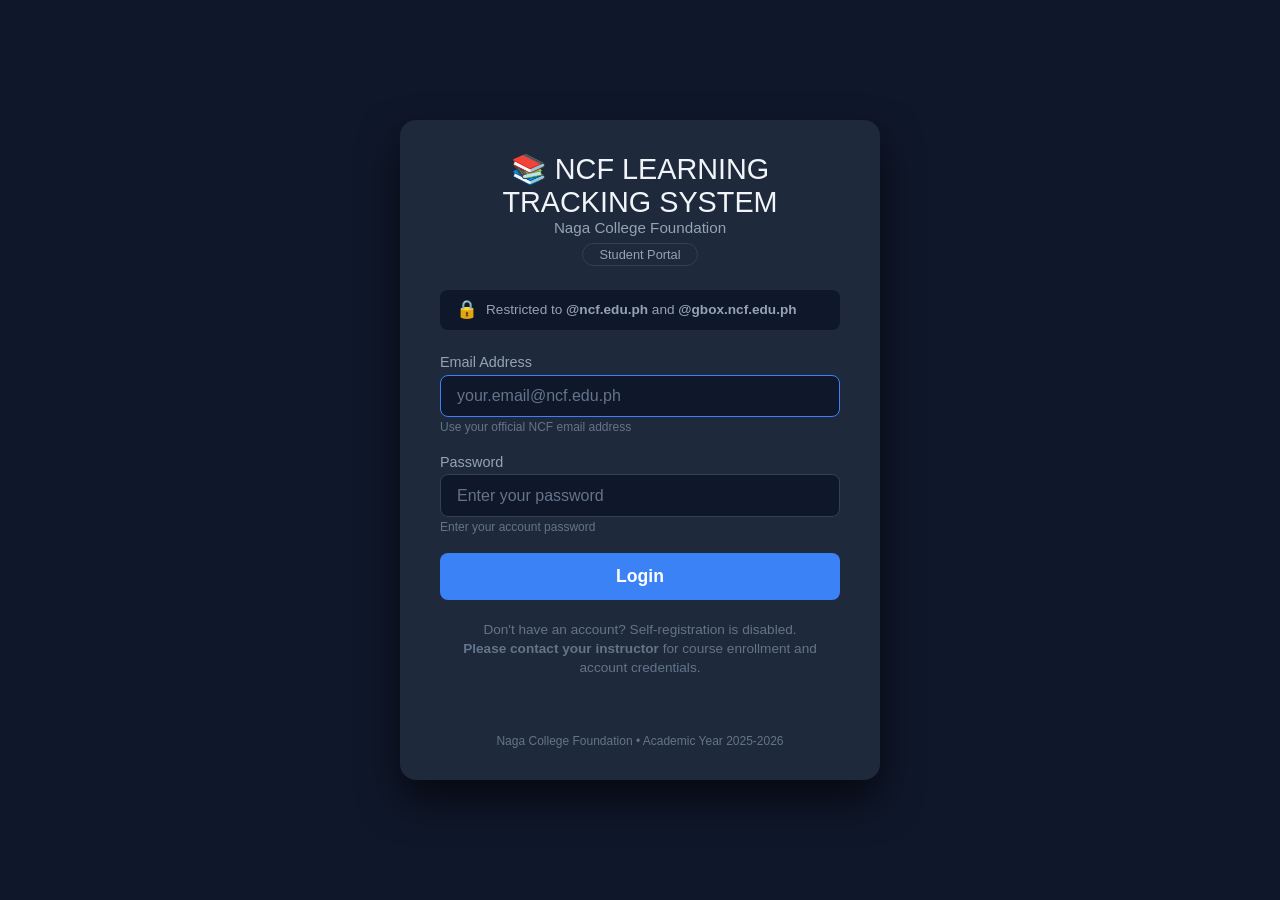
<file: index.html>
<!DOCTYPE html>
<html lang="en">
<head>
    <meta charset="UTF-8" />
    <meta name="viewport" content="width=device-width, initial-scale=1.0" />
    <title>Login – NCF Learning System</title>
    <link rel="stylesheet" href="style.css" />
</head>
<body>
    <div class="container">
        <div class="logo">
            <h1>📚 NCF LEARNING TRACKING SYSTEM</h1>
            <div class="subtitle">Naga College Foundation</div>
            <span class="badge">Student Portal</span>
        </div>

        <div class="domain-info">
            <span class="icon">🔒</span>
            <span class="text">Restricted to <strong>@ncf.edu.ph</strong> and <strong>@gbox.ncf.edu.ph</strong></span>
        </div>

        <form id="loginForm">
            <div class="form-group">
                <label for="email">Email Address</label>
                <input type="email" id="email" placeholder="your.email@ncf.edu.ph" required autofocus />
                <span class="hint">Use your official NCF email address</span>
            </div>

            <div class="form-group">
                <label for="password">Password</label>
                <input type="password" id="password" placeholder="Enter your password" required />
                <span class="hint">Enter your account password</span>
            </div>

            <button type="submit" class="btn">Login</button>
        </form>

        <div id="message" style="margin-top:1rem; text-align:center; display:none; padding:0.75rem; border-radius:0.5rem;"></div>

        <!-- REPLACED SELF-REGISTRATION LINK WITH INSTRUCTOR ENROLLMENT NOTICE -->
        <div style="text-align:center; margin-top:1.25rem; font-size: 0.85rem; color: #64748b; line-height: 1.4;">
            Don't have an account? Self-registration is disabled.<br />
            <strong>Please contact your instructor</strong> for course enrollment and account credentials.
        </div>

        <div class="footer">
            Naga College Foundation &bull; Academic Year 2025-2026
        </div>
    </div>

    <script type="importmap">
        {
            "imports": {
                "@supabase/supabase-js": "https://esm.sh/@supabase/supabase-js@2"
            }
        }
    </script>
    <script type="module">
        import { createClient } from '@supabase/supabase-js';

        const supabaseUrl = 'https://ynpednaybirzfcenmwhd.supabase.co';
        const supabaseAnonKey = 'sb_publishable_hDkrKWcFuZim7MypNeK0VQ_L_FciXAs';
        const supabase = createClient(supabaseUrl, supabaseAnonKey);

        const form = document.getElementById('loginForm');
        const message = document.getElementById('message');

        const ALLOWED_DOMAINS = ['@ncf.edu.ph', '@gbox.ncf.edu.ph'];

        function showMessage(text, isError = true) {
            message.textContent = text;
            message.style.display = 'block';
            message.style.background = isError ? 'rgba(239,68,68,0.1)' : 'rgba(34,197,94,0.1)';
            message.style.color = isError ? '#ef4444' : '#22c55e';
        }

        form.addEventListener('submit', async (e) => {
            e.preventDefault();
            message.style.display = 'none';

            const email = document.getElementById('email').value.trim();
            const password = document.getElementById('password').value.trim();

            const domain = email.substring(email.lastIndexOf('@'));
            if (!ALLOWED_DOMAINS.includes(domain.toLowerCase())) {
                showMessage('Invalid email domain. Use @ncf.edu.ph or @gbox.ncf.edu.ph');
                return;
            }

            if (!email || !password) {
                showMessage('Please enter email and password.');
                return;
            }

            try {
                // 1. Sign in
                const { data, error } = await supabase.auth.signInWithPassword({ email, password });
                if (error) throw error;

                // 2. Get profile
                const { data: profile, error: profileError } = await supabase
                    .from('profiles')
                    .select('*')
                    .eq('id', data.user.id)
                    .maybeSingle();

                if (profileError) {
                    console.error('Profile error:', profileError);
                    showMessage('Error loading profile: ' + profileError.message);
                    return;
                }

                if (!profile) {
                    showMessage('No profile found. Please contact support.');
                    return;
                }

                // 3. Store session
                sessionStorage.setItem('userEmail', email);
                sessionStorage.setItem('userId', data.user.id);
                sessionStorage.setItem('userRole', profile.role);
                sessionStorage.setItem('userName', `${profile.first_name} ${profile.last_name}`);

                // 4. Redirect
                if (profile.role === 'instructor') {
                    window.location.href = 'instructor.html';
                } else if (profile.role === 'student') {
                    window.location.href = 'student.html';
                } else {
                    showMessage('⏳ Account pending approval.', false);
                    await supabase.auth.signOut();
                }

            } catch (error) {
                console.error('Login error:', error);
                showMessage(error.message || 'Login failed. Please try again.');
            }
        });
    </script>
</body>
</html>
</file>
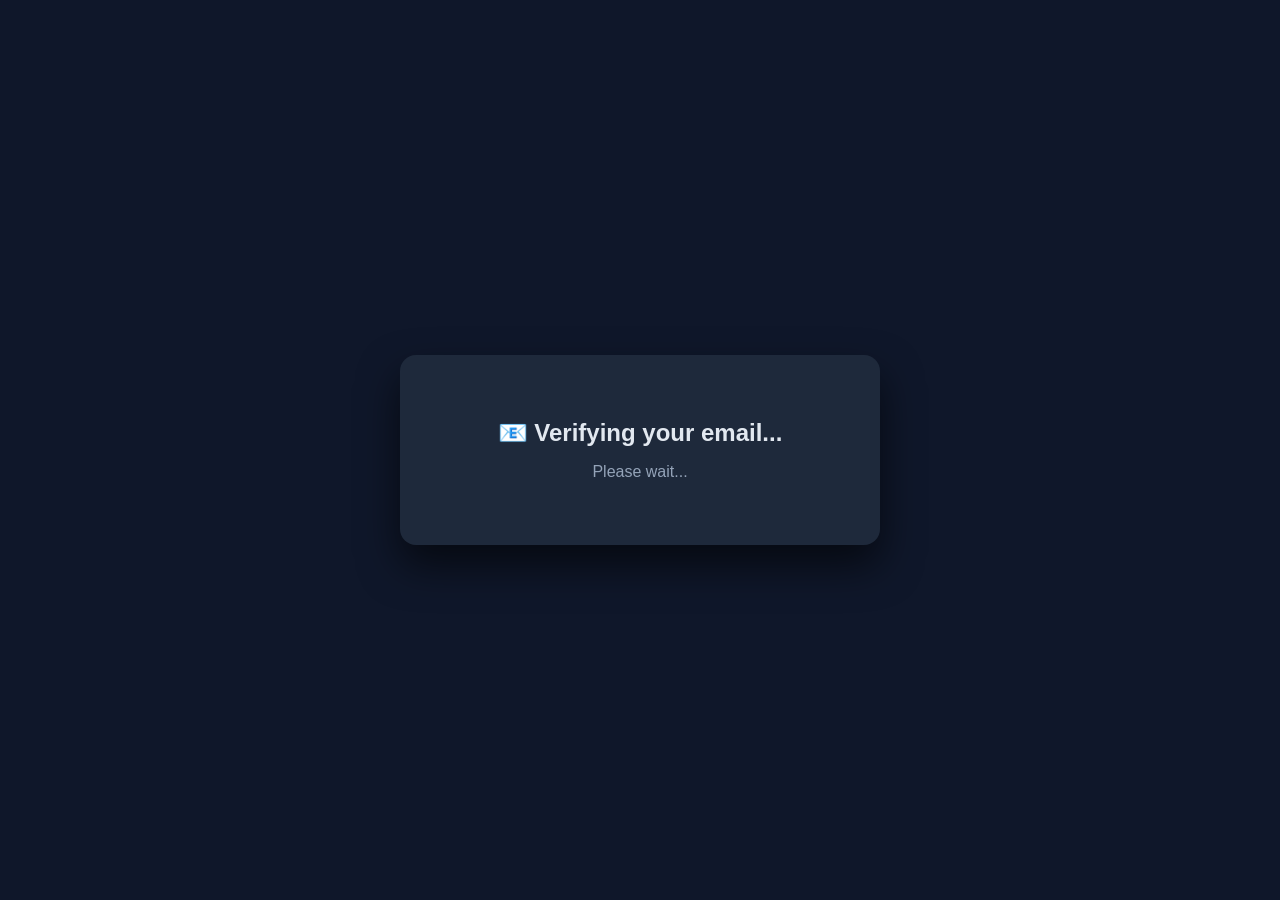
<file: confirm.html>
<!DOCTYPE html>
<html lang="en">
<head>
    <meta charset="UTF-8">
    <meta name="viewport" content="width=device-width, initial-scale=1.0">
    <title>Confirm Email – NCF Learning System</title>
    <link rel="stylesheet" href="style.css">
</head>
<body>
    <div class="container">
        <div id="message" style="text-align:center; padding:2rem;">
            <h2>📧 Verifying your email...</h2>
            <div id="status" style="margin-top:1rem; color:#94a3b8;">Please wait...</div>
        </div>
    </div>

    <script type="importmap">
        {
            "imports": {
                "@supabase/supabase-js": "https://esm.sh/@supabase/supabase-js@2"
            }
        }
    </script>
    <script type="module">
        import { supabase } from './supabase.js';

        const statusEl = document.getElementById('status');

        async function handleConfirmation() {
            const params = new URLSearchParams(window.location.search);
            const token = params.get('token_hash');
            const type = params.get('type');

            if (!token || type !== 'email') {
                statusEl.innerHTML = `
                    ❌ Invalid confirmation link.<br>
                    <a href="index.html" style="color:#3b82f6; margin-top:1rem; display:inline-block;">Go to Login</a>
                `;
                statusEl.style.color = '#ef4444';
                return;
            }

            try {
                const { data, error } = await supabase.auth.verifyOtp({
                    token_hash: token,
                    type: 'email',
                });

                if (error) throw error;

                statusEl.innerHTML = `
                    ✅ Email confirmed successfully!<br>
                    <a href="index.html" style="color:#3b82f6; margin-top:1rem; display:inline-block;">Continue to Login</a>
                `;
                statusEl.style.color = '#22c55e';
            } catch (error) {
                console.error('Confirmation error:', error);
                statusEl.innerHTML = `
                    ❌ Confirmation failed: ${error.message}<br>
                    <a href="index.html" style="color:#3b82f6; margin-top:1rem; display:inline-block;">Go to Login</a>
                `;
                statusEl.style.color = '#ef4444';
            }
        }

        handleConfirmation();
    </script>
</body>
</html>
</file>
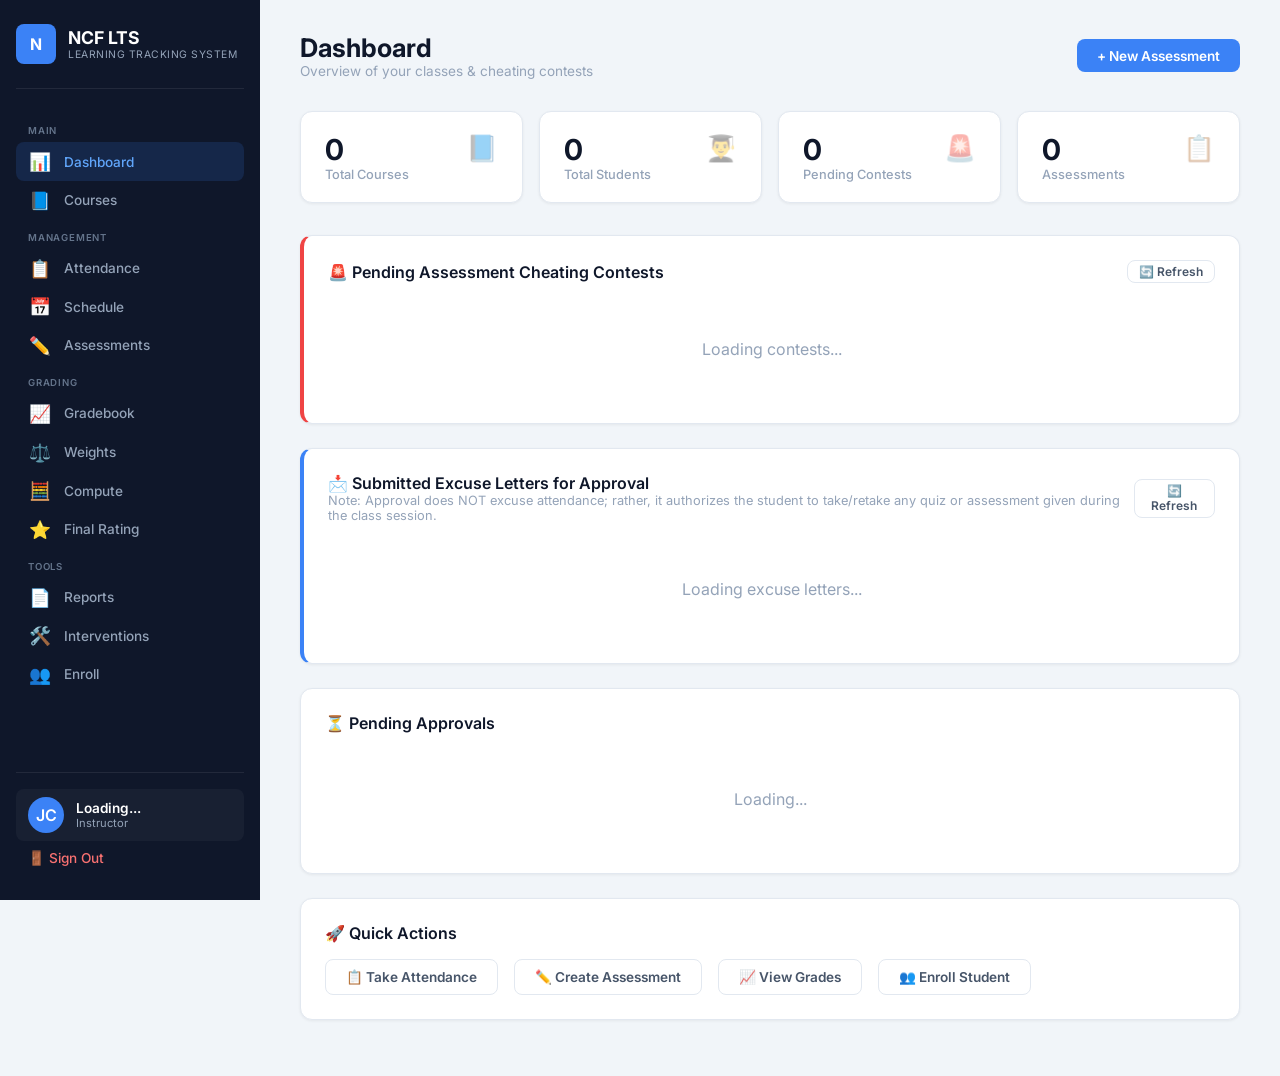
<file: instructor.html>
<!DOCTYPE html>
<html lang="en">
<head>
    <meta charset="UTF-8" />
    <meta name="viewport" content="width=device-width, initial-scale=1.0" />
    <title>Instructor Dashboard – NCF Learning System</title>
    <link href="https://fonts.googleapis.com/css2?family=Inter:wght@300;400;500;600;700;800&display=swap" rel="stylesheet" />
    <style>
        * { margin:0; padding:0; box-sizing:border-box; }
        body { font-family:'Inter',sans-serif; background:#f1f5f9; color:#0f172a; }
        .app { display:flex; min-height:100vh; }
        .sidebar {
            width:260px; background:#0f172a; padding:1.5rem 1rem;
            position:sticky; top:0; height:100vh; overflow-y:auto;
            display:flex; flex-direction:column; flex-shrink:0;
        }
        .sidebar .brand { display:flex; align-items:center; gap:0.75rem; padding-bottom:1.5rem; border-bottom:1px solid rgba(255,255,255,0.08); margin-bottom:1.5rem; }
        .sidebar .brand .logo { width:40px; height:40px; background:#3b82f6; border-radius:8px; display:flex; align-items:center; justify-content:center; color:#fff; font-weight:700; }
        .sidebar .brand .name { font-weight:700; font-size:1.1rem; color:#fff; }
        .sidebar .brand .name small { display:block; font-weight:400; font-size:0.65rem; color:#94a3b8; text-transform:uppercase; letter-spacing:0.5px; }
        .sidebar nav .nav-label { font-size:0.6rem; text-transform:uppercase; letter-spacing:0.8px; color:#64748b; padding:0.75rem 0.75rem 0.4rem; font-weight:600; }
        .sidebar nav .nav-item { display:flex; align-items:center; gap:0.75rem; padding:0.55rem 0.75rem; border-radius:8px; color:#94a3b8; font-size:0.85rem; font-weight:500; cursor:pointer; transition:0.2s; }
        .sidebar nav .nav-item:hover { background:rgba(255,255,255,0.06); color:#fff; }
        .sidebar nav .nav-item.active { background:rgba(59,130,246,0.15); color:#60a5fa; }
        .sidebar nav .nav-item .icon { font-size:1.1rem; width:24px; text-align:center; }
        .sidebar .user-section { border-top:1px solid rgba(255,255,255,0.08); padding-top:1rem; margin-top:auto; }
        .sidebar .user-section .user-card { display:flex; align-items:center; gap:0.75rem; padding:0.5rem 0.75rem; border-radius:8px; background:rgba(255,255,255,0.04); }
        .sidebar .user-section .user-card .avatar { width:36px; height:36px; border-radius:50%; background:#3b82f6; color:#fff; display:flex; align-items:center; justify-content:center; font-weight:600; }
        .sidebar .user-section .user-card .info .name { font-size:0.85rem; font-weight:600; color:#fff; }
        .sidebar .user-section .user-card .info .role { font-size:0.7rem; color:#94a3b8; }
        .sidebar .user-section .logout-btn { display:flex; align-items:center; gap:0.5rem; padding:0.6rem 0.75rem; border-radius:8px; color:#f87171; font-size:0.85rem; font-weight:500; cursor:pointer; border:none; background:transparent; width:100%; font-family:inherit; transition:0.2s; }
        .sidebar .user-section .logout-btn:hover { background:rgba(239,68,68,0.1); }
        .main { flex:1; padding:2rem 2.5rem; overflow-y:auto; background:#f1f5f9; }
        .page-header { display:flex; justify-content:space-between; align-items:center; margin-bottom:2rem; flex-wrap:wrap; gap:1rem; }
        .page-header h1 { font-size:1.6rem; font-weight:700; }
        .page-header h1 small { font-size:0.85rem; font-weight:400; color:#94a3b8; display:block; }
        .page-header .actions { display:flex; gap:0.75rem; align-items:center; }
        .stats-grid { display:grid; grid-template-columns:repeat(auto-fit,minmax(180px,1fr)); gap:1rem; margin-bottom:2rem; }
        .stat-card { background:#fff; border-radius:12px; padding:1.25rem 1.5rem; border:1px solid #e2e8f0; box-shadow:0 1px 3px rgba(0,0,0,0.06); }
        .stat-card .number { font-size:1.8rem; font-weight:700; }
        .stat-card .label { font-size:0.8rem; color:#94a3b8; font-weight:500; }
        .stat-card .icon { float:right; font-size:1.6rem; opacity:0.4; }
        .card { background:#fff; border-radius:12px; border:1px solid #e2e8f0; padding:1.5rem; margin-bottom:1.5rem; box-shadow:0 1px 3px rgba(0,0,0,0.06); }
        .card-header { display:flex; justify-content:space-between; align-items:center; margin-bottom:1rem; }
        .card-header h3 { font-size:1rem; font-weight:600; }
        .table-wrap { overflow-x:auto; }
        table { width:100%; border-collapse:collapse; font-size:0.875rem; }
        table th { text-align:left; padding:0.6rem 0.75rem; color:#475569; font-weight:600; font-size:0.7rem; text-transform:uppercase; letter-spacing:0.5px; border-bottom:2px solid #e2e8f0; background:#f1f5f9; }
        table td { padding:0.6rem 0.75rem; border-bottom:1px solid #f1f5f9; }
        table tbody tr:hover { background:#f1f5f9; }
        .form-grid { display:grid; grid-template-columns:1fr 1fr; gap:1rem; }
        .form-grid .full { grid-column:1/-1; }
        .form-group { display:flex; flex-direction:column; gap:0.25rem; }
        .form-group label { font-size:0.8rem; font-weight:500; color:#475569; }
        .form-group input, .form-group select, .form-group textarea { padding:0.6rem 0.8rem; border:1px solid #e2e8f0; border-radius:8px; font-size:0.875rem; font-family:inherit; background:#fff; width:100%; transition:0.2s; }
        .form-group input:focus, .form-group select:focus, .form-group textarea:focus { outline:none; border-color:#3b82f6; box-shadow:0 0 0 3px rgba(59,130,246,0.1); }
        .form-group input[type="file"] { padding:0.4rem; border:2px dashed #e2e8f0; cursor:pointer; }
        .form-group input[type="checkbox"] { width:auto; }
        .form-group select[multiple] { min-height:100px; }
        .btn { padding:0.55rem 1.25rem; border-radius:8px; font-size:0.85rem; font-weight:600; font-family:inherit; cursor:pointer; border:none; transition:0.2s; display:inline-flex; align-items:center; gap:0.5rem; }
        .btn-primary { background:#3b82f6; color:#fff; }
        .btn-primary:hover { background:#2563eb; }
        .btn-success { background:#22c55e; color:#fff; }
        .btn-success:hover { background:#16a34a; }
        .btn-danger { background:#ef4444; color:#fff; }
        .btn-danger:hover { background:#dc2626; }
        .btn-outline { background:transparent; color:#475569; border:1px solid #e2e8f0; }
        .btn-outline:hover { background:#f1f5f9; }
        .btn-sm { padding:0.2rem 0.7rem; font-size:0.75rem; }
        .btn-danger-outline { background:transparent; color:#ef4444; border:1px solid #ef4444; }
        .btn-danger-outline:hover { background:#fee2e2; }
        .badge { display:inline-block; padding:0.15rem 0.6rem; border-radius:20px; font-size:0.7rem; font-weight:600; text-transform:uppercase; }
        .badge-pending { background:#fef3c7; color:#92400e; }
        .badge-approved { background:#d1fae5; color:#065f46; }
        .badge-rejected { background:#fee2e2; color:#991b1b; }
        .badge-period { background:#e0f2fe; color:#0369a1; }
        .empty-state { text-align:center; padding:2.5rem 1rem; color:#94a3b8; }
        .empty-state .icon { font-size:2.5rem; margin-bottom:0.5rem; }
        .page-section { display:none; }
        .page-section.active { display:block; animation:fadeIn 0.25s ease; }
        @keyframes fadeIn { from { opacity:0; transform:translateY(6px); } to { opacity:1; transform:translateY(0); } }
        .text-muted { color:#94a3b8; }
        .text-sm { font-size:0.8rem; }
        .mt-1 { margin-top:0.5rem; }
        .mt-2 { margin-top:1rem; }
        .flex { display:flex; }
        .gap-2 { gap:1rem; }
        .fw-600 { font-weight:600; }
        .step { padding:1rem 0; }
        .step h4 { margin-bottom:1rem; font-size:1.1rem; }
        .question-item { background:#f8fafc; border:1px solid #e2e8f0; border-radius:8px; padding:0.75rem; margin-bottom:0.5rem; display:flex; justify-content:space-between; align-items:center; }
        .question-item .q-text { flex:1; margin-right:1rem; font-size:0.9rem; }
        .question-item .q-actions { display:flex; gap:0.5rem; }
        .modal { position:fixed; top:0; left:0; width:100%; height:100%; background:rgba(0,0,0,0.4); display:none; align-items:center; justify-content:center; z-index:1000; }
        .modal.active { display:flex; }
        .modal-content { background:#fff; border-radius:12px; padding:2rem; max-width:850px; width:95%; max-height:85vh; overflow-y:auto; }
        .modal-content .form-grid { grid-template-columns:1fr; }
        .modal-content .close { float:right; background:none; border:none; font-size:1.5rem; cursor:pointer; }
        .modal-content table { width:100%; }
        .modal-content select { padding:0.3rem 0.6rem; border-radius:4px; border:1px solid #e2e8f0; }
        @media (max-width:1024px) { .sidebar { width:220px; } .main { padding:1.5rem; } .form-grid { grid-template-columns:1fr; } }
        @media (max-width:768px) { .app { flex-direction:column; } .sidebar { width:100%; height:auto; position:static; padding:1rem; } .sidebar nav { display:flex; flex-wrap:wrap; gap:0.25rem; } .sidebar nav .nav-label { display:none; } .sidebar nav .nav-item { padding:0.4rem 0.7rem; font-size:0.8rem; } .sidebar .user-section { display:none; } .main { padding:1rem; } .stats-grid { grid-template-columns:1fr 1fr; } }
        @media (max-width:480px) { .stats-grid { grid-template-columns:1fr; } .page-header { flex-direction:column; align-items:flex-start; } }
        .qr-code img { max-width:80px; height:auto; border:1px solid #e2e8f0; border-radius:4px; }

        @media print {
            body * { visibility: hidden; }
            #printLetterArea, #printLetterArea *,
            #printInterventionFormArea, #printInterventionFormArea * { visibility: visible; }
            #printLetterArea, #printInterventionFormArea { position: absolute; left: 0; top: 0; width: 100%; padding: 1.5rem; background: #fff; color: #000; font-family: 'Times New Roman', Times, serif; }
            .sidebar, .page-header, .btn, nav { display: none !important; }
        }
    </style>
</head>
<body>

<div class="app">
    <!-- SIDEBAR -->
    <aside class="sidebar">
        <div class="brand">
            <div class="logo">N</div>
            <div class="name">NCF LTS <small>Learning Tracking System</small></div>
        </div>
        <nav>
            <div class="nav-label">Main</div>
            <div class="nav-item active" data-section="dashboard"><span class="icon">📊</span> Dashboard</div>
            <div class="nav-item" data-section="courses"><span class="icon">📘</span> Courses</div>
            <div class="nav-label">Management</div>
            <div class="nav-item" data-section="attendance"><span class="icon">📋</span> Attendance</div>
            <div class="nav-item" data-section="schedule"><span class="icon">📅</span> Schedule</div>
            <div class="nav-item" data-section="assessments"><span class="icon">✏️</span> Assessments</div>
            <div class="nav-label">Grading</div>
            <div class="nav-item" data-section="gradebook"><span class="icon">📈</span> Gradebook</div>
            <div class="nav-item" data-section="weights"><span class="icon">⚖️</span> Weights</div>
            <div class="nav-item" data-section="compute"><span class="icon">🧮</span> Compute</div>
            <div class="nav-item" data-section="final"><span class="icon">⭐</span> Final Rating</div>
            <div class="nav-label">Tools</div>
            <div class="nav-item" data-section="reports"><span class="icon">📄</span> Reports</div>
            <div class="nav-item" data-section="interventions"><span class="icon">🛠️</span> Interventions</div>
            <div class="nav-item" data-section="enroll"><span class="icon">👥</span> Enroll</div>
        </nav>
        <div class="user-section">
            <div class="user-card">
                <div class="avatar" id="userAvatar">JC</div>
                <div class="info">
                    <div class="name" id="userName">Loading...</div>
                    <div class="role">Instructor</div>
                </div>
            </div>
            <button class="logout-btn" id="logoutBtn">🚪 Sign Out</button>
        </div>
    </aside>

    <!-- MAIN CONTENT -->
    <main class="main">
        <!-- ===== DASHBOARD ===== -->
        <section id="section-dashboard" class="page-section active">
            <div class="page-header">
                <div><h1>Dashboard <small>Overview of your classes & cheating contests</small></h1></div>
                <div class="actions"><button class="btn btn-primary" onclick="createNewAssessment()">+ New Assessment</button></div>
            </div>
            <div class="stats-grid">
                <div class="stat-card"><span class="icon">📘</span><div class="number" id="statCourses">0</div><div class="label">Total Courses</div></div>
                <div class="stat-card"><span class="icon">👨‍🎓</span><div class="number" id="statStudents">0</div><div class="label">Total Students</div></div>
                <div class="stat-card"><span class="icon">🚨</span><div class="number" id="statContests">0</div><div class="label">Pending Contests</div></div>
                <div class="stat-card"><span class="icon">📋</span><div class="number" id="statAssessments">0</div><div class="label">Assessments</div></div>
            </div>

            <!-- CHEATING CONTESTS REVIEW CARD -->
            <div class="card" style="border-left: 4px solid #ef4444;">
                <div class="card-header">
                    <h3>🚨 Pending Assessment Cheating Contests</h3>
                    <button class="btn btn-outline btn-sm" onclick="loadCheatingContests()">🔄 Refresh</button>
                </div>
                <div id="cheatingContestsList"><div class="empty-state"><p>Loading contests...</p></div></div>
            </div>

            <!-- EXCUSE LETTERS CARD -->
            <div class="card" style="border-left: 4px solid #3b82f6;">
                <div class="card-header">
                    <div>
                        <h3>📩 Submitted Excuse Letters for Approval</h3>
                        <p class="text-muted text-sm">Note: Approval does NOT excuse attendance; rather, it authorizes the student to take/retake any quiz or assessment given during the class session.</p>
                    </div>
                    <button class="btn btn-outline btn-sm" onclick="loadExcuseLetters()">🔄 Refresh</button>
                </div>
                <div id="excuseLettersList"><div class="empty-state"><p>Loading excuse letters...</p></div></div>
            </div>

            <div class="card"><div class="card-header"><h3>⏳ Pending Approvals</h3></div><div id="pendingApprovalsList"><div class="empty-state"><p>Loading...</p></div></div></div>
            <div class="card"><div class="card-header"><h3>🚀 Quick Actions</h3></div><div class="flex gap-2" style="flex-wrap:wrap;"><button class="btn btn-outline" onclick="switchSection('attendance')">📋 Take Attendance</button><button class="btn btn-outline" onclick="createNewAssessment()">✏️ Create Assessment</button><button class="btn btn-outline" onclick="switchSection('gradebook')">📈 View Grades</button><button class="btn btn-outline" onclick="switchSection('enroll')">👥 Enroll Student</button></div></div>
        </section>

        <!-- ===== COURSES ===== -->
        <section id="section-courses" class="page-section">
            <div class="page-header"><div><h1>Courses <small>Manage your courses</small></h1></div><div class="actions"><button class="btn btn-primary" id="addCourseBtn" onclick="addCourse()">+ New Course</button></div></div>
            <div class="card"><div id="instructorCourses"><div class="empty-state"><p>Loading your courses...</p></div></div></div>
        </section>

        <!-- ===== ATTENDANCE ===== -->
        <section id="section-attendance" class="page-section">
            <div class="page-header"><div><h1>Attendance <small>Create sessions and track attendance</small></h1></div></div>
            
            <div class="card">
                <div class="card-header"><h3>Create Session (Self‑Check‑In & Manual Attendance)</h3></div>
                <form id="attendanceForm" class="form-grid">
                    <div class="form-group full"><label>Course</label><select id="attCourse" required></select></div>
                    <div class="form-group"><label>Date</label><input type="date" id="attDate" required></div>
                    <div class="form-group"><label>Start</label><input type="time" id="attStart" required></div>
                    <div class="form-group"><label>End</label><input type="time" id="attEnd" required></div>
                    <div class="form-group full"><button type="submit" class="btn btn-primary">+ Generate Session & Code</button></div>
                </form>
                <div id="attCodeDisplay" style="display:none; margin-top:0.75rem; padding:1rem; background:#f8fafc; border:1px solid #cbd5e1; border-radius:8px; text-align:center; font-family:monospace;"></div>
            </div>

            <div class="card">
                <div class="card-header"><h3>Manual Attendance Marking (Check Students by Instructor)</h3></div>
                <div class="form-grid">
                    <div class="form-group full"><label>Select Course Session</label><select id="manualSessionSelect"><option value="">Choose a session...</option></select></div>
                    <div class="form-group full">
                        <button type="button" class="btn btn-primary" onclick="openMarkAttendanceModal()">📝 Mark / Check Attendance</button>
                        <button type="button" class="btn btn-outline" onclick="loadManualSessions()">🔄 Refresh Sessions</button>
                    </div>
                </div>
            </div>

            <div class="card">
                <div class="card-header"><h3>Attendance Sessions History</h3></div>
                <div id="attendanceSessionsList"><div class="empty-state"><p>No sessions yet.</p></div></div>
            </div>
        </section>

        <!-- ===== SCHEDULE ===== -->
        <section id="section-schedule" class="page-section">
            <div class="page-header"><div><h1>Schedule <small>Set class schedules</small></h1></div></div>
            <div class="card">
                <div class="card-header"><h3>Add Schedule</h3></div>
                <form id="scheduleForm" class="form-grid">
                    <div class="form-group full"><label>Course</label><select id="scheduleCourse" required></select></div>
                    <div class="form-group"><label>Day</label><select id="scheduleDay"><option>Monday</option><option>Tuesday</option><option>Wednesday</option><option>Thursday</option><option>Friday</option><option>Saturday</option><option>Sunday</option></select></div>
                    <div class="form-group"><label>Start</label><input type="time" id="scheduleStart" required></div>
                    <div class="form-group"><label>End</label><input type="time" id="scheduleEnd" required></div>
                    <div class="form-group"><label>Room</label><input type="text" id="scheduleRoom" placeholder="Room 101"></div>
                    <div class="form-group full"><button type="submit" class="btn btn-primary">Add Schedule</button></div>
                </form>
            </div>
            <div class="card"><div class="card-header"><h3>Current Schedules</h3></div><div id="scheduleList"><div class="empty-state"><p>No schedules set.</p></div></div></div>
        </section>

        <!-- ===== ASSESSMENTS ===== -->
        <section id="section-assessments" class="page-section">
            <div class="page-header">
                <h1>Assessments <small>Build quizzes, recitations, activities, and major exams</small></h1>
                <div class="actions">
                    <button class="btn btn-primary" onclick="createNewAssessment()">+ New Assessment</button>
                </div>
            </div>
            <div class="card">
                <div class="card-header"><h3>Create / Edit Assessment</h3></div>
                <form id="assessmentForm" onsubmit="return false;">
                    <div class="step active" data-step="1">
                        <h4>1. Assessment Details & Time-Frame</h4>
                        <div class="form-grid">
                            <div class="form-group full"><label>Courses (hold Ctrl/Cmd to select multiple)</label><select id="assessCourses" multiple required><option value="">Select courses...</option></select></div>
                            <div class="form-group"><label>Grading Period</label><select id="assessPeriod"><option value="prelim">Prelim</option><option value="midterm">Midterm</option><option value="semifinal">Semi-Final</option><option value="final">Final</option></select></div>
                            <div class="form-group"><label>Category Type</label><select id="assessType"><option value="Quizzes and activities">Quizzes and activities</option><option value="Case analysis, Recitation, and reflection briefs">Case analysis, Recitation, and reflection briefs</option><option value="Major Exam">Major Exam</option></select></div>
                            <div class="form-group"><label>Duration (min)</label><input type="number" id="assessDuration" value="60" min="1"></div>
                            <div class="form-group full"><label>Title</label><input type="text" id="assessTitle" placeholder="e.g., Quiz 1: Chapter 1-3" required></div>
                            <div class="form-group full"><label>Description</label><textarea id="assessDesc" rows="2"></textarea></div>
                            <div class="form-group"><label>Max Score</label><input type="number" id="assessMaxScore" value="100" min="1"></div>
                            <div class="form-group"><label>Date Created (Auto-assigned)</label><input type="datetime-local" id="assessDate" disabled style="background:#f8fafc; cursor:not-allowed;"></div>
                            <div class="form-group"><label>Available From (Time-Frame Start)</label><input type="datetime-local" id="assessStartDate"></div>
                            <div class="form-group"><label>Available Until (Time-Frame End)</label><input type="datetime-local" id="assessEndDate"></div>
                            <div class="form-group"><label>Questions to show</label><input type="number" id="assessShow" placeholder="Leave blank to show all" min="1"></div>
                            <div class="form-group"><label>Randomise questions per student?</label><input type="checkbox" id="assessRandomize"></div>
                            <div class="form-group"><label>AI Grading</label><select id="assessAI"><option value="none">None</option><option value="openai">OpenAI</option><option value="gemini">Gemini</option></select></div>
                        </div>
                        <button type="button" class="btn btn-primary mt-2" onclick="saveDraftAndNext()">Next → Questions</button>
                        <button type="button" class="btn btn-outline mt-2" onclick="saveDraft()">💾 Save Draft</button>
                    </div>
                    <div class="step" data-step="2" style="display:none;">
                        <h4>2. Question Bank</h4>
                        <div id="questionList"><div class="empty-state">No questions added yet.</div></div>
                        <div style="display:flex; gap:0.5rem; margin-top:0.5rem; flex-wrap:wrap;">
                            <button type="button" class="btn btn-outline" onclick="openQuestionEditor()">+ Add Question</button>
                            <button type="button" class="btn btn-outline" onclick="importFromBank()">📚 Import from Bank</button>
                            <button type="button" class="btn btn-outline" onclick="uploadQuestions()">📤 Upload JSON</button>
                            <button type="button" class="btn btn-outline" onclick="clearAllQuestions()">🗑️ Clear All</button>
                        </div>
                        <div style="margin-top:1rem;">
                            <button type="button" class="btn btn-outline" onclick="goToStep(1)">← Back</button>
                            <button type="button" class="btn btn-primary" onclick="goToStep(3)">Next → Settings</button>
                            <button type="button" class="btn btn-outline" onclick="saveDraft()">💾 Save Draft</button>
                        </div>
                    </div>
                    <div class="step" data-step="3" style="display:none;">
                        <h4>3. Additional Settings</h4>
                        <div class="form-grid">
                            <div class="form-group"><label>Shuffle options per question?</label><input type="checkbox" id="assessShuffleOptions"></div>
                            <div class="form-group"><label>Show correct answers after submission?</label><input type="checkbox" id="assessShowAnswers"></div>
                            <div class="form-group full"><label>Passing Score (%)</label><input type="number" id="assessPassing" value="60" min="0" max="100"></div>
                        </div>
                        <button type="button" class="btn btn-success mt-2" id="publishAssessmentBtn">🚀 Publish Assessment</button>
                        <button type="button" class="btn btn-outline" onclick="goToStep(2)">← Back</button>
                        <button type="button" class="btn btn-outline" onclick="saveDraft()">💾 Save Draft</button>
                    </div>
                </form>
                <input type="file" id="jsonFileInput" accept=".json,.js" style="display:none" onchange="handleFileUpload(event)" />
            </div>
            <div class="card">
                <div class="card-header"><h3>Published Assessments (Re-use / Copy available)</h3></div>
                <div id="assessmentsList"><div class="empty-state"><p>No published assessments yet.</p></div></div>
            </div>
            <div class="card">
                <div class="card-header"><h3>Draft Assessments</h3></div>
                <div id="draftAssessmentsList"><div class="empty-state"><p>No drafts.</p></div></div>
            </div>
        </section>

        <!-- ===== GRADEBOOK ===== -->
        <section id="section-gradebook" class="page-section">
            <div class="page-header"><div><h1>Gradebook <small>Traditional Class Record spreadsheet view</small></h1></div></div>
            <div class="card">
                <div class="card-header">
                    <h3>Class Record & Gradebook</h3>
                    <div style="display:flex; gap:0.5rem; align-items:center;">
                        <button class="btn btn-outline btn-sm" onclick="loadGradebook()">🔄 Refresh</button>
                        <button class="btn btn-outline btn-sm" id="exportGrades">📥 Export CSV</button>
                    </div>
                </div>
                <div class="form-grid" style="margin-bottom:1rem; grid-template-columns: 1fr 1fr; gap: 1rem;">
                    <div class="form-group">
                        <label>Select Course</label>
                        <select id="manualCourseSelect"><option value="">Choose a course...</option></select>
                    </div>
                    <div class="form-group">
                        <label>Select Period / View</label>
                        <select id="gradebookPeriodSelect">
                            <option value="prelim">Prelim</option>
                            <option value="midterm">Midterm</option>
                            <option value="semifinal">Semi-Final</option>
                            <option value="final">Final</option>
                            <option value="summary">⭐ Final Rating (All Periods Summary)</option>
                        </select>
                    </div>
                </div>
                <div id="gradebookContainer"><div class="empty-state"><p>Select a course to view grades.</p></div></div>
            </div>
        </section>

        <!-- ===== WEIGHTS ===== -->
        <section id="section-weights" class="page-section">
            <div class="page-header"><div><h1>Grade Weights <small>Configure percentage weights per assessment category</small></h1></div></div>
            <div class="card">
                <form id="weightsForm">
                    <div class="form-group" style="margin-bottom:1.25rem;"><label>Select Course</label><select id="weightsCourse" required></select></div>
                    <div id="weightsInputs"><div class="empty-state"><p>Select a course to manage weights.</p></div></div>
                    <button type="submit" class="btn btn-primary mt-2">💾 Save Weights</button>
                </form>
            </div>
        </section>

        <!-- ===== COMPUTE ===== -->
        <section id="section-compute" class="page-section">
            <div class="page-header">
                <div>
                    <h1>Compute Period Grades <small>Calculates weighted period grades & controls active period progression</small></h1>
                </div>
            </div>
            <div class="card">
                <div class="card-header">
                    <h3>Period Grade Computation & Active Period Locking</h3>
                    <span id="currentCourseActivePeriodBadge" class="badge badge-info">Select a course to view active period</span>
                </div>
                <form id="computeForm" class="form-grid">
                    <div class="form-group full"><label>Course</label><select id="computeCourse" required></select></div>
                    <div class="form-group"><label>Period to Compute</label>
                        <select id="computePeriod">
                            <option value="prelim">Prelim</option>
                            <option value="midterm">Midterm</option>
                            <option value="semifinal">Semi‑Final</option>
                            <option value="final">Final</option>
                        </select>
                    </div>
                    <div class="form-group full">
                        <label style="display:flex; align-items:center; gap:0.5rem; font-weight:600; color:#0f172a;">
                            <input type="checkbox" id="lockPeriod" /> 
                            Lock period after computation (Will lock student grades & advance the Active Period shown on student dashboards)
                        </label>
                    </div>
                    <div class="form-group full"><button type="submit" class="btn btn-primary">Compute & Update Status</button></div>
                </form>
                <div id="computedGradesResult" class="mt-2"></div>
            </div>
        </section>

        <!-- ===== FINAL ===== -->
        <section id="section-final" class="page-section">
            <div class="page-header"><div><h1>Final Rating</h1></div></div>
            <div class="card">
                <form id="finalForm" class="form-grid">
                    <div class="form-group full"><label>Course</label><select id="finalCourse" required></select></div>
                    <div class="form-group full"><button type="submit" class="btn btn-primary">Compute Final</button></div>
                </form>
                <div id="finalResult" class="mt-2"></div>
            </div>
        </section>

        <!-- ===== REPORTS ===== -->
        <section id="section-reports" class="page-section">
            <div class="page-header"><div><h1>Formal Academic Reports <small>Addressed to Dr. Anna Loretta C. Romulo, Dean CCS</small></h1></div></div>
            <div class="card">
                <form id="reportForm" class="form-grid" onsubmit="return false;">
                    <div class="form-group full"><label>Course</label><select id="reportCourse" required></select></div>
                    <div class="form-group"><label>Report Type</label>
                        <select id="reportType">
                            <option value="gradesheet_period">Gradesheet per Period</option>
                            <option value="final_rating">Final Rating Report</option>
                            <option value="interventions_report">Intervention Report</option>
                            <option value="absenteeism">Absenteeism Report</option>
                            <option value="failing">Failing Grades Report</option>
                        </select>
                    </div>
                    <div class="form-group" id="reportPeriodGroup"><label>Period (For Gradesheet per Period)</label>
                        <select id="reportPeriod">
                            <option value="prelim">Prelim</option>
                            <option value="midterm">Midterm</option>
                            <option value="semifinal">Semi-Final</option>
                            <option value="final">Final</option>
                        </select>
                    </div>
                    <div class="form-group full">
                        <button type="button" class="btn btn-primary" onclick="generateFormalLetterReport()">📄 Generate Academic Formal Letter</button>
                        <button type="button" class="btn btn-outline" onclick="window.print()">🖨️ Print Formal Letter</button>
                    </div>
                </form>
                <div id="printLetterArea" style="margin-top:1.5rem;">
                    <div id="reportOutput" style="padding:1.5rem; background:#fff; border:1px solid #cbd5e1; border-radius:8px; white-space:normal; font-family:'Times New Roman', Times, serif; font-size:0.95rem; line-height:1.6; min-height:80px;">
                        <p class="text-muted" style="font-family:'Inter', sans-serif;">Select a course and report type, then click Generate to produce a formal academic letter report addressed to Dean Romulo.</p>
                    </div>
                </div>
            </div>
        </section>

        <!-- ===== INTERVENTIONS ===== -->
        <section id="section-interventions" class="page-section">
            <div class="page-header"><div><h1>Interventions <small>Apply adjustment & generate printable form for Dean's signature</small></h1></div></div>
            <div class="card">
                <form id="interventionForm" class="form-grid">
                    <div class="form-group full"><label>Course</label><select id="intervCourse" required></select></div>
                    <div class="form-group full"><label>Student</label><select id="intervStudent" required><option value="">Select course first...</option></select></div>
                    <div class="form-group"><label>Type</label><select id="intervType"><option value="grade_adjustment">Grade Adjustment</option><option value="extra_credit">Extra Credit</option><option value="remediation">Remediation</option><option value="counseling">Counseling</option></select></div>
                    <div class="form-group"><label>Adjustment Points (+/-)</label><input type="number" id="intervAdjustment" step="0.01" placeholder="+5"></div>
                    <div class="form-group full"><label>Description / Reason</label><input type="text" id="intervDesc" placeholder="Reason for intervention"></div>
                    <div class="form-group full"><button type="submit" class="btn btn-primary">Apply Intervention & Generate Form</button></div>
                </form>
                <div id="interventionHistory" class="mt-2"></div>
            </div>

            <!-- Printable Intervention Form Container -->
            <div id="printInterventionFormArea" style="display:none; margin-top:1.5rem;">
                <div id="interventionPrintOutput" style="padding:1.5rem; background:#fff; border:1px solid #cbd5e1; border-radius:8px; white-space:normal; font-family:'Times New Roman', Times, serif; font-size:0.95rem; line-height:1.6;"></div>
            </div>
        </section>

        <!-- ===== ENROLL ===== -->
        <section id="section-enroll" class="page-section">
            <div class="page-header"><div><h1>Enroll Students <small>Group Enrollment Supported (Default Password: 111111)</small></h1></div></div>
            <div class="card">
                <form id="enrollForm" class="form-grid">
                    <div class="form-group full"><label>Course</label><select id="enrollCourse" required></select></div>
                    <div class="form-group full">
                        <label>Student Emails (Group Enrollment – separate emails by comma, semicolon, space, or line break)</label>
                        <textarea id="enrollEmails" rows="4" placeholder="student1@ncf.edu.ph, student2@ncf.edu.ph" required></textarea>
                        <span class="text-muted text-sm">Note: All new enrolled accounts are initialized with default password: <strong>111111</strong></span>
                    </div>
                    <div class="form-group full"><button type="submit" class="btn btn-primary">👥 Enroll Students</button></div>
                </form>
            </div>
        </section>
    </main>
</div>

<!-- MODALS -->
<div class="modal" id="editCourseModal">
    <div class="modal-content">
        <button class="close" onclick="closeEditCourseModal()">✕</button>
        <h3>Edit Course</h3>
        <form id="editCourseForm" class="form-grid">
            <input type="hidden" id="editCourseId" />
            <div class="form-group full"><label>Course Code</label><input type="text" id="editCourseCode" required /></div>
            <div class="form-group full"><label>Course Name</label><input type="text" id="editCourseName" required /></div>
            <div class="form-group full"><label>Description</label><textarea id="editCourseDesc" rows="2"></textarea></div>
            <div class="form-group full"><button type="submit" class="btn btn-primary">Update Course</button></div>
        </form>
    </div>
</div>

<div class="modal" id="editScheduleModal">
    <div class="modal-content">
        <button class="close" onclick="closeEditScheduleModal()">✕</button>
        <h3>Edit Schedule</h3>
        <form id="editScheduleForm" class="form-grid">
            <input type="hidden" id="editScheduleId" />
            <div class="form-group full"><label>Day</label><select id="editScheduleDay"><option>Monday</option><option>Tuesday</option><option>Wednesday</option><option>Thursday</option><option>Friday</option><option>Saturday</option><option>Sunday</option></select></div>
            <div class="form-group"><label>Start</label><input type="time" id="editScheduleStart" required /></div>
            <div class="form-group"><label>End</label><input type="time" id="editScheduleEnd" required /></div>
            <div class="form-group full"><label>Room</label><input type="text" id="editScheduleRoom" placeholder="Room 101" /></div>
            <div class="form-group full"><button type="submit" class="btn btn-primary">Update Schedule</button></div>
        </form>
    </div>
</div>

<!-- MARK ATTENDANCE MODAL -->
<div class="modal" id="markAttendanceModal">
    <div class="modal-content">
        <button class="close" onclick="closeMarkAttendanceModal()">✕</button>
        <h3 style="margin-bottom:0.75rem;">Check & Mark Attendance by Instructor</h3>
        <div id="markAttendanceInfo"></div>
        <div id="markAttendanceTableWrap" style="margin-top:0.75rem;">
            <div class="table-wrap">
                <table>
                    <thead>
                        <tr>
                            <th>Student Name & ID</th>
                            <th>Current Status</th>
                            <th>Mark Status</th>
                            <th>Action</th>
                        </tr>
                    </thead>
                    <tbody id="markAttendanceBody"></tbody>
                </table>
            </div>
        </div>
        <div style="margin-top:1.5rem; display:flex; gap:0.5rem; justify-content:flex-end;">
            <button class="btn btn-success" id="saveManualAttendanceBtn" onclick="saveManualAttendance()">💾 Save All Attendance</button>
            <button class="btn btn-outline" onclick="closeMarkAttendanceModal()">Close</button>
        </div>
    </div>
</div>

<div class="modal" id="questionModal">
    <div class="modal-content">
        <button class="close" onclick="closeQuestionEditor()">✕</button>
        <h3 id="modalTitle">Add Question</h3>
        <form id="questionEditorForm" class="form-grid">
            <div class="form-group full"><label>Question Text</label><input type="text" id="qText" required placeholder="Enter your question here..." /></div>
            <div class="form-group full"><label>Question Type</label><select id="qType" onchange="toggleOptions()"><option value="mc">Multiple Choice</option><option value="tf">True / False</option><option value="essay">Essay</option><option value="fill">Fill in the Blank</option></select></div>
            <div class="form-group full" id="optionsGroup"><label>Options (put <code>*</code> before the correct answer, one per line)</label><textarea id="qOptions" rows="4" placeholder="Option 1&#10;*Option 2 (correct)&#10;Option 3"></textarea><span class="text-muted text-sm">Example: Option A<br>*Option B (correct)</span></div>
            <div class="form-group"><label>Points</label><input type="number" id="qPoints" value="1" min="1" /></div>
            <div class="form-group full" style="display:flex; gap:0.5rem; margin-top:0.5rem;"><button type="submit" class="btn btn-primary">💾 Save Question</button><button type="button" class="btn btn-outline" onclick="closeQuestionEditor()">Cancel</button></div>
        </form>
    </div>
</div>

<div class="modal" id="editAssessmentModal">
    <div class="modal-content">
        <button class="close" onclick="closeEditAssessmentModal()">✕</button>
        <h3>Edit Published Assessment</h3>
        <form id="editAssessmentForm" class="form-grid" style="margin-top:1rem;">
            <input type="hidden" id="editAssessId" />
            <div class="form-group full"><label>Title</label><input type="text" id="editAssessTitle" required /></div>
            <div class="form-group full"><label>Description</label><textarea id="editAssessDesc" rows="2"></textarea></div>
            <div class="form-group full"><label>Course</label><select id="editAssessCourse" required><option value="">Select course...</option></select></div>
            <div class="form-group"><label>Grading Period</label><select id="editAssessPeriod"><option value="prelim">Prelim</option><option value="midterm">Midterm</option><option value="semifinal">Semi-Final</option><option value="final">Final</option></select></div>
            <div class="form-group"><label>Category Type</label><select id="editAssessType"><option value="Quizzes and activities">Quizzes and activities</option><option value="Case analysis, Recitation, and reflection briefs">Case analysis, Recitation, and reflection briefs</option><option value="Major Exam">Major Exam</option></select></div>
            <div class="form-group"><label>Duration (min)</label><input type="number" id="editAssessDuration" min="1" /></div>
            <div class="form-group"><label>Max Score</label><input type="number" id="editAssessMaxScore" min="1" /></div>
            <div class="form-group"><label>Passing Score (%)</label><input type="number" id="editAssessPassing" min="0" max="100" /></div>
            <div class="form-group"><label>Date Created (Auto-assigned)</label><input type="datetime-local" id="editAssessDate" disabled style="background:#f8fafc; cursor:not-allowed;" /></div>
            <div class="form-group"><label>Available From (Start)</label><input type="datetime-local" id="editAssessStartDate" /></div>
            <div class="form-group"><label>Available Until (End)</label><input type="datetime-local" id="editAssessEndDate" /></div>
            <div class="form-group"><label>Questions to show</label><input type="number" id="editAssessShow" placeholder="Leave blank to show all" min="1" /></div>
            <div class="form-group"><label>Randomise questions per student?</label><input type="checkbox" id="editAssessRandomize" /></div>
            <div class="form-group"><label>Shuffle options per question?</label><input type="checkbox" id="editAssessShuffleOptions" /></div>
            <div class="form-group"><label>Show correct answers after submission?</label><input type="checkbox" id="editAssessShowAnswers" /></div>
            <div class="form-group full" style="margin-top:1rem; display:flex; gap:0.5rem;">
                <button type="submit" class="btn btn-primary">💾 Update Assessment</button>
                <button type="button" class="btn btn-outline" onclick="closeEditAssessmentModal()">Cancel</button>
            </div>
        </form>
    </div>
</div>

<div class="modal" id="cloneAssessmentModal">
    <div class="modal-content">
        <button class="close" onclick="closeCloneAssessmentModal()">✕</button>
        <h3>Copy / Re-use Assessment</h3>
        <form id="cloneAssessmentForm" class="form-grid" style="margin-top:1rem;">
            <input type="hidden" id="cloneAssessId" />
            <div class="form-group full">
                <label>Select Target Course / Section</label>
                <select id="cloneTargetCourse" required><option value="">Select course...</option></select>
            </div>
            <div class="form-group full" style="margin-top:1rem; display:flex; gap:0.5rem;">
                <button type="submit" class="btn btn-primary">📋 Copy & Modify</button>
                <button type="button" class="btn btn-outline" onclick="closeCloneAssessmentModal()">Cancel</button>
            </div>
        </form>
    </div>
</div>

<script type="module">
import { supabase, getCurrentUser, getCurrentProfile, signOut } from './supabase.js';

let currentUser = null;
let currentProfile = null;
let instructorCourses = [];
let currentDraftAssessmentId = null;
let currentManualSessionId = null;
let isEditingPublished = false;

const PH_TIMEZONE = 'Asia/Manila';

function toPhilippineTime(utcDateStr) {
    if (!utcDateStr) return '';
    const date = new Date(utcDateStr);
    const phTime = new Date(date.toLocaleString('en-US', { timeZone: PH_TIMEZONE }));
    const year = phTime.getFullYear();
    const month = String(phTime.getMonth() + 1).padStart(2, '0');
    const day = String(phTime.getDate()).padStart(2, '0');
    const hours = String(phTime.getHours()).padStart(2, '0');
    const minutes = String(phTime.getMinutes()).padStart(2, '0');
    return `${year}-${month}-${day}T${hours}:${minutes}`;
}

function toUTC(phTimeStr) {
    if (!phTimeStr) return null;
    const [datePart, timePart] = phTimeStr.split('T');
    const [year, month, day] = datePart.split('-').map(Number);
    const [hours, minutes] = timePart.split(':').map(Number);
    const phDate = new Date(Date.UTC(year, month - 1, day, hours - 8, minutes));
    return phDate.toISOString();
}

function renderSelect(select, options, valueKey, labelKey) {
    select.innerHTML = '<option value="">Select...</option>';
    if (!options || options.length === 0) return;
    options.forEach(opt => {
        const op = document.createElement('option');
        op.value = opt[valueKey];
        op.textContent = typeof labelKey === 'function' ? labelKey(opt) : opt[labelKey];
        select.appendChild(op);
    });
}

function timeToMinutes(time) {
    if (!time) return 0;
    const [h, m] = time.split(':').map(Number);
    return (h || 0) * 60 + (m || 0);
}

function setupNavigation() {
    const navItems = document.querySelectorAll('.sidebar nav .nav-item');
    const sections = document.querySelectorAll('.page-section');

    navItems.forEach(item => {
        item.addEventListener('click', () => {
            const targetSection = item.dataset.section;
            if (!targetSection) return;

            navItems.forEach(nav => nav.classList.remove('active'));
            item.classList.add('active');

            sections.forEach(sec => sec.classList.remove('active'));
            const targetEl = document.getElementById(`section-${targetSection}`);
            if (targetEl) {
                targetEl.classList.add('active');
            }

            if (targetSection === 'dashboard') {
                if (typeof loadCheatingContests === 'function') loadCheatingContests();
                if (typeof loadExcuseLetters === 'function') loadExcuseLetters();
            }
            if (targetSection === 'gradebook' && typeof loadGradebook === 'function') {
                loadGradebook();
            }
            if (targetSection === 'weights' && typeof loadWeightsInputs === 'function') {
                loadWeightsInputs();
            }
            if (targetSection === 'interventions' && typeof loadStudentsForIntervention === 'function') {
                loadStudentsForIntervention();
                loadInterventions();
            }
            if (targetSection === 'attendance') {
                if (typeof loadAttendanceSessions === 'function') loadAttendanceSessions();
                if (typeof loadManualSessions === 'function') loadManualSessions();
                if (typeof loadExcuseLetters === 'function') loadExcuseLetters();
            }
        });
    });
}

window.switchSection = function(section) {
    const target = document.querySelector(`.nav-item[data-section="${section}"]`);
    if (target) target.click();
};

function getQRCodeUrl(data) {
    return `https://api.qrserver.com/v1/create-qr-code/?size=100x100&data=${encodeURIComponent(data)}`;
}

async function checkAuth() {
    const user = await getCurrentUser();
    if (!user) {
        window.location.href = 'index.html';
        return null;
    }
    return user;
}

async function loadProfile(userId) {
    const { data, error } = await supabase
        .from('profiles')
        .select('*')
        .eq('id', userId)
        .maybeSingle();
    if (error) {
        console.error('Error loading profile:', error);
        return null;
    }
    return data;
}

async function init() {
    try {
        const user = await checkAuth();
        if (!user) return;
        currentUser = user;

        const profile = await loadProfile(user.id);
        if (!profile) {
            alert('Profile not found. Please contact support.');
            return;
        }
        const userRole = (profile.role || '').trim().toLowerCase();
        if (userRole !== 'instructor' && userRole !== 'admin' && userRole !== 'teacher' && userRole !== 'faculty') {
            alert(`Not authorized as instructor (Current Account Role: "${profile.role || 'unknown'}"). Please sign out and sign in using an instructor account.`);
            await signOut();
            window.location.href = 'index.html';
            return;
        }
        currentProfile = profile;
        document.getElementById('userAvatar').textContent = (profile.first_name?.[0] || 'N') + (profile.last_name?.[0] || 'C');
        document.getElementById('userName').textContent = `${profile.first_name} ${profile.last_name}`;

        await ensureSingleSectionPerCourse();
        await loadInstructorData();
        await loadPendingApprovals();
        await loadCheatingContests();
        await populateCourseSelects();
        await updateStats();
        await loadSchedules();
        await loadAttendanceSessions();
        await loadManualSessions();
        await loadExcuseLetters();
        await loadAssessmentsList();
        await loadDraftAssessments();
        await loadInterventions();
    } catch (err) {
        console.error('Init error:', err);
        alert('Failed to initialize: ' + err.message);
    }
}

async function ensureSingleSectionPerCourse() {
    const { data: courses, error } = await supabase.from('courses').select('id, code');
    if (error) return;
    for (const course of courses) {
        const { data: sections, error } = await supabase.from('sections').select('id').eq('course_id', course.id);
        if (error) continue;
        if (sections && sections.length > 1) {
            const deleteIds = sections.slice(1).map(s => s.id);
            for (const id of deleteIds) await supabase.from('sections').delete().eq('id', id);
        } else if (!sections || sections.length === 0) {
            await supabase.from('sections').insert({ course_id: course.id, name: course.code + ' Section' });
        }
    }
}

async function ensureSectionForCourse(courseId) {
    const { data: sections, error } = await supabase.from('sections').select('id').eq('course_id', courseId);
    if (error) return null;
    if (sections && sections.length > 0) return sections[0].id;
    const course = instructorCourses.find(c => c.id === courseId);
    const sectionName = course ? course.code + ' Section' : 'Default Section';
    const { data: newSection } = await supabase.from('sections').insert({ course_id: courseId, name: sectionName }).select('id').maybeSingle();
    if (newSection?.id) return newSection.id;
    const { data: retrySections } = await supabase.from('sections').select('id').eq('course_id', courseId);
    return retrySections?.[0]?.id || null;
}

async function loadInstructorData() {
    if (!currentUser) return;
    const { data: myCourses, error: err1 } = await supabase.from('courses').select('*').eq('instructor_id', currentUser.id);
    if (err1) { alert('Error loading courses: ' + err1.message); return; }

    const { data: orphanedCourses } = await supabase.from('courses').select('*').is('instructor_id', null);
    if (orphanedCourses && orphanedCourses.length > 0) {
        for (const course of orphanedCourses) {
            await supabase.from('courses').update({ instructor_id: currentUser.id }).eq('id', course.id);
        }
        const { data: updatedCourses } = await supabase.from('courses').select('*').eq('instructor_id', currentUser.id);
        instructorCourses = updatedCourses || myCourses || [];
    } else {
        instructorCourses = myCourses || [];
    }

    const container = document.getElementById('instructorCourses');
    if (instructorCourses.length === 0) {
        container.innerHTML = '<div class="empty-state"><span class="icon">📘</span><p>No courses assigned yet. Click "+ New Course" to get started.</p></div>';
        return;
    }
    let html = '<div class="table-wrap"><table><thead><tr><th>Code</th><th>Name</th><th>Active Period</th><th>Description</th><th>Actions</th></tr></thead><tbody>';
    for (const c of instructorCourses) {
        html += `<tr>
            <td><strong>${c.code}</strong></td>
            <td>${c.name}</td>
            <td><span class="badge badge-info" style="text-transform:uppercase;">${c.active_period || 'PRELIM'}</span></td>
            <td>${c.description || '-'}</td>
            <td>
                <button class="btn btn-outline btn-sm" onclick="openEditCourseModal('${c.id}')">✏️</button>
                <button class="btn btn-danger btn-sm" onclick="deleteCourse('${c.id}')">🗑️</button>
            </td>
        </tr>`;
    }
    html += '</tbody></table></div>';
    container.innerHTML = html;

    const gradebookSelect = document.getElementById('manualCourseSelect');
    if (gradebookSelect) renderSelect(gradebookSelect, instructorCourses, 'id', c => `${c.code} - ${c.name}`);
}

window.addCourse = async function() {
    const code = prompt("Enter Course Code (e.g., IT 101):");
    if (!code) return;
    const name = prompt("Enter Course Name:");
    if (!name) return;
    const desc = prompt("Enter Course Description (optional):", "") || "";

    const { error } = await supabase.from('courses').insert({
        code: code.trim(),
        name: name.trim(),
        description: desc.trim(),
        instructor_id: currentUser.id,
        active_period: 'prelim'
    });

    if (error) {
        alert("Error adding course: " + error.message);
        return;
    }
    alert("Course added successfully!");
    await loadInstructorData();
    await populateCourseSelects();
    await updateStats();
};

window.openEditCourseModal = async function(courseId) {
    const course = instructorCourses.find(c => c.id === courseId);
    if (!course) return;
    document.getElementById('editCourseId').value = course.id;
    document.getElementById('editCourseCode').value = course.code || '';
    document.getElementById('editCourseName').value = course.name || '';
    document.getElementById('editCourseDesc').value = course.description || '';
    document.getElementById('editCourseModal').classList.add('active');
};

window.closeEditCourseModal = function() {
    document.getElementById('editCourseModal').classList.remove('active');
};

window.deleteCourse = async function(courseId) {
    if (!confirm("Are you sure you want to delete this course?")) return;
    const { error } = await supabase.from('courses').delete().eq('id', courseId);
    if (error) {
        alert("Error deleting course: " + error.message);
        return;
    }
    alert("Course deleted.");
    await loadInstructorData();
    await populateCourseSelects();
    await updateStats();
};

document.getElementById('editCourseForm').addEventListener('submit', async function(e) {
    e.preventDefault();
    const id = document.getElementById('editCourseId').value;
    const code = document.getElementById('editCourseCode').value.trim();
    const name = document.getElementById('editCourseName').value.trim();
    const description = document.getElementById('editCourseDesc').value.trim();

    const { error } = await supabase.from('courses').update({
        code, name, description
    }).eq('id', id);

    if (error) {
        alert("Error updating course: " + error.message);
        return;
    }
    alert("Course updated!");
    closeEditCourseModal();
    await loadInstructorData();
    await populateCourseSelects();
});

// ============================================================
// CHEATING CONTESTS REVIEW AND RESOLUTION
// ============================================================
window.loadCheatingContests = async function() {
    const container = document.getElementById('cheatingContestsList');
    if (instructorCourses.length === 0) {
        container.innerHTML = '<div class="empty-state"><p>No assigned courses.</p></div>';
        return;
    }
    const courseIds = instructorCourses.map(c => c.id);

    const { data: contests, error } = await supabase
        .from('cheating_contests')
        .select('*, profiles(first_name, last_name, email), assessments(title), courses(code)')
        .in('course_id', courseIds)
        .order('created_at', { ascending: false });

    if (error) {
        container.innerHTML = `<div class="empty-state"><p>Error loading contests: ${error.message}</p></div>`;
        return;
    }

    const pendingCount = contests?.filter(c => c.status === 'pending').length || 0;
    document.getElementById('statContests').textContent = pendingCount;

    if (!contests || contests.length === 0) {
        container.innerHTML = '<div class="empty-state"><p>No cheating contests filed.</p></div>';
        return;
    }

    let html = '<div class="table-wrap"><table><thead><tr><th>Student</th><th>Course</th><th>Assessment</th><th>Reason Given</th><th>Status</th><th>Actions</th></tr></thead><tbody>';
    for (const c of contests) {
        const studentName = c.profiles ? `${c.profiles.first_name} ${c.profiles.last_name}` : c.student_id;
        const statusBadge = `<span class="badge badge-${c.status === 'approved' ? 'approved' : c.status === 'rejected' ? 'rejected' : 'pending'}">${c.status.toUpperCase()}</span>`;
        
        let actions = 'Resolved';
        if (c.status === 'pending') {
            actions = `
                <button class="btn btn-success btn-sm" onclick="resolveContest('${c.id}', '${c.student_id}', '${c.assessment_id}', 'approved')">✅ Approve (Allow Retake)</button>
                <button class="btn btn-danger btn-sm" onclick="resolveContest('${c.id}', '${c.student_id}', '${c.assessment_id}', 'rejected')">❌ Reject</button>
            `;
        }

        html += `<tr>
            <td><strong>${studentName}</strong><br><small class="text-muted">${c.profiles?.email || ''}</small></td>
            <td>${c.courses?.code || 'N/A'}</td>
            <td>${c.assessments?.title || 'N/A'}</td>
            <td style="max-width:300px; white-space:normal;">${c.reason}</td>
            <td>${statusBadge}</td>
            <td>${actions}</td>
        </tr>`;
    }
    html += '</tbody></table></div>';
    container.innerHTML = html;
};

window.resolveContest = async function(contestId, studentId, assessmentId, newStatus) {
    if (!confirm(`Are you sure you want to ${newStatus === 'approved' ? 'APPROVE this contest and allow the student to retake' : 'REJECT this contest'}?`)) {
        return;
    }

    await supabase
        .from('cheating_contests')
        .update({ status: newStatus, resolved_at: new Date().toISOString() })
        .eq('id', contestId);

    if (newStatus === 'approved') {
        await supabase.from('grades').delete().eq('student_id', studentId).eq('assessment_id', assessmentId);
        await supabase.from('student_answers').delete().eq('student_id', studentId).eq('assessment_id', assessmentId);
    }

    alert(`Contest ${newStatus.toUpperCase()}.`);
    await loadCheatingContests();
};

async function loadPendingApprovals() {
    const container = document.getElementById('pendingApprovalsList');
    try {
        const { data: pending, error } = await supabase
            .from('profiles')
            .select('id, email, first_name, last_name')
            .eq('role', 'pending');
        if (error) throw error;
        if (!pending || pending.length === 0) {
            container.innerHTML = '<div class="empty-state"><p>No pending approvals.</p></div>';
            return;
        }
        let html = '<div class="table-wrap"><table><thead><tr><th>Name</th><th>Email</th><th>Actions</th></tr></thead><tbody>';
        for (const p of pending) {
            html += `<tr><td>${p.first_name} ${p.last_name}</td><td>${p.email}</td><td>
                <button class="btn btn-success btn-sm" onclick="approveUser('${p.id}')">✅ Approve</button>
                <button class="btn btn-danger btn-sm" onclick="rejectUser('${p.id}')">❌ Reject</button>
            </td></tr>`;
        }
        html += '</tbody></table></div>';
        container.innerHTML = html;
    } catch (err) {
        container.innerHTML = '<div class="empty-state"><p>Error loading pending approvals.</p></div>';
    }
}

window.approveUser = async function(userId) {
    if (!confirm('Approve this user?')) return;
    await supabase.from('profiles').update({ role: 'student' }).eq('id', userId);
    await loadPendingApprovals();
    await updateStats();
};

window.rejectUser = async function(userId) {
    if (!confirm('Reject this user?')) return;
    await supabase.from('profiles').update({ role: 'rejected' }).eq('id', userId);
    await loadPendingApprovals();
    await updateStats();
};

async function updateStats() {
    try {
        const { count: courseCount } = await supabase
            .from('courses')
            .select('*', { count: 'exact', head: true })
            .eq('instructor_id', currentUser.id);
        document.getElementById('statCourses').textContent = courseCount || 0;

        const { data: enrollments } = await supabase
            .from('course_enrollments')
            .select('student_id')
            .in('course_id', instructorCourses.map(c => c.id));
        const unique = new Set(enrollments?.map(e => e.student_id) || []);
        document.getElementById('statStudents').textContent = unique.size;

        const { count: assessCount } = await supabase
            .from('assessments')
            .select('*', { count: 'exact', head: true })
            .eq('is_published', true)
            .in('course_id', instructorCourses.map(c => c.id));
        document.getElementById('statAssessments').textContent = assessCount || 0;
    } catch (err) {}
}

async function populateCourseSelects() {
    const selectIds = [
        'attCourse', 'scheduleCourse', 'assessCourses', 'weightsCourse',
        'computeCourse', 'finalCourse', 'reportCourse', 'intervCourse', 'enrollCourse',
        'editAssessCourse'
    ];
    for (const id of selectIds) {
        const el = document.getElementById(id);
        if (el) {
            if (el.id === 'assessCourses') {
                const current = Array.from(el.selectedOptions).map(o => o.value);
                renderSelect(el, instructorCourses, 'id', c => `${c.code} - ${c.name}`);
                Array.from(el.options).forEach(opt => {
                    if (current.includes(opt.value)) opt.selected = true;
                });
            } else {
                renderSelect(el, instructorCourses, 'id', c => `${c.code} - ${c.name}`);
            }
        }
    }
}

async function loadSchedules() {
    const container = document.getElementById('scheduleList');
    try {
        const { data: schedules, error } = await supabase
            .from('schedules')
            .select(`
                id, day_of_week, start_time, end_time, room,
                section_id,
                sections ( course_id, name )
            `)
            .in('section_id', (await supabase.from('sections').select('id').in('course_id', instructorCourses.map(c => c.id))).data?.map(s => s.id) || []);
        if (error) throw error;
        if (!schedules || schedules.length === 0) {
            container.innerHTML = '<div class="empty-state"><p>No schedules set.</p></div>';
            return;
        }
        let html = '<div class="table-wrap"><table><thead><tr><th>Course</th><th>Day</th><th>Start</th><th>End</th><th>Room</th><th>Actions</th></tr></thead><tbody>';
        for (const s of schedules) {
            const courseName = s.sections?.name || 'N/A';
            html += `<tr>
                <td>${courseName}</td>
                <td>${s.day_of_week}</td>
                <td>${s.start_time}</td>
                <td>${s.end_time}</td>
                <td>${s.room || '-'}</td>
                <td>
                    <button class="btn btn-outline btn-sm" onclick="openEditScheduleModal('${s.id}')">✏️</button>
                    <button class="btn btn-danger btn-sm" onclick="deleteSchedule('${s.id}')">🗑️</button>
                </td>
            </tr>`;
        }
        html += '</tbody></table></div>';
        container.innerHTML = html;
    } catch (err) {
        container.innerHTML = '<div class="empty-state"><p>Error loading schedules.</p></div>';
    }
}

window.openEditScheduleModal = async function(scheduleId) {
    const { data: schedule } = await supabase.from('schedules').select('*').eq('id', scheduleId).single();
    if (!schedule) return;
    document.getElementById('editScheduleId').value = schedule.id;
    document.getElementById('editScheduleDay').value = schedule.day_of_week;
    document.getElementById('editScheduleStart').value = schedule.start_time;
    document.getElementById('editScheduleEnd').value = schedule.end_time;
    document.getElementById('editScheduleRoom').value = schedule.room || '';
    document.getElementById('editScheduleModal').classList.add('active');
};

window.closeEditScheduleModal = function() {
    document.getElementById('editScheduleModal').classList.remove('active');
};

window.deleteSchedule = async function(scheduleId) {
    if (!confirm('Delete this schedule?')) return;
    await supabase.from('schedules').delete().eq('id', scheduleId);
    await loadSchedules();
};

document.getElementById('scheduleForm').addEventListener('submit', async (e) => {
    e.preventDefault();
    const courseId = document.getElementById('scheduleCourse').value;
    const day = document.getElementById('scheduleDay').value;
    const start = document.getElementById('scheduleStart').value;
    const end = document.getElementById('scheduleEnd').value;
    const room = document.getElementById('scheduleRoom').value;
    if (!courseId) return;
    const sectionId = await ensureSectionForCourse(courseId);
    if (!sectionId) return;

    await supabase
        .from('schedules')
        .insert({ section_id: sectionId, day_of_week: day, start_time: start, end_time: end, room: room || null });
    await loadSchedules();
    document.getElementById('scheduleForm').reset();
});

// ============================================================
// EXCUSE LETTERS VIEWING & APPROVAL ON DASHBOARD
// ============================================================
window.loadExcuseLetters = async function() {
    const container = document.getElementById('excuseLettersList');
    if (instructorCourses.length === 0) {
        container.innerHTML = '<div class="empty-state"><p>No assigned courses.</p></div>';
        return;
    }
    const courseIds = instructorCourses.map(c => c.id);
    try {
        const { data: letters, error } = await supabase
            .from('excuse_letters')
            .select('*')
            .in('course_id', courseIds)
            .order('upload_date', { ascending: false });
        if (error) throw error;

        if (!letters || letters.length === 0) {
            container.innerHTML = '<div class="empty-state"><p>No submitted excuse letters.</p></div>';
            return;
        }

        const studentIds = [...new Set(letters.map(l => l.student_id))];
        const { data: students } = await supabase
            .from('profiles')
            .select('id, first_name, last_name, email, student_id')
            .in('id', studentIds);

        const { data: courses } = await supabase
            .from('courses')
            .select('id, code, name')
            .in('id', courseIds);

        const { data: sessions } = await supabase
            .from('attendance_sessions')
            .select('id, date, start_time, end_time');

        let html = '<div class="table-wrap"><table><thead><tr><th>Date Submitted</th><th>Student</th><th>Course</th><th>Session Date / Time</th><th>File Preview</th><th>Status</th><th>Actions</th></tr></thead><tbody>';
        for (const l of letters) {
            const st = students?.find(s => s.id === l.student_id);
            const stName = st ? `${st.first_name} ${st.last_name}` : l.student_id;
            const stEmail = st?.email ? `<br><small class="text-muted">${st.email}</small>` : '';
            const stIdNum = st?.student_id ? `<br><small class="text-muted">ID: ${st.student_id}</small>` : '';
            
            const courseObj = courses?.find(c => c.id === l.course_id);
            const courseCode = courseObj ? courseObj.code : 'N/A';

            const sessObj = sessions?.find(s => s.id === l.attendance_session_id);
            const sessionInfo = sessObj 
                ? `${sessObj.date} (${sessObj.start_time}-${sessObj.end_time})` 
                : '<span class="badge badge-period">General / Class Session</span>';
            
            const fileLink = l.file_url 
                ? `<a href="${l.file_url}" target="_blank" class="btn btn-outline btn-sm" style="padding:0.3rem 0.6rem; text-decoration:none;">📄 View Document</a>` 
                : 'No file uploaded';

            const statusBadge = `<span class="badge badge-${l.status === 'approved' ? 'approved' : l.status === 'rejected' ? 'rejected' : 'pending'}">${l.status.toUpperCase()}</span>`;

            html += `<tr>
                <td>${new Date(l.upload_date || l.created_at).toLocaleDateString()}</td>
                <td><strong>${stName}</strong>${stIdNum}${stEmail}</td>
                <td><strong>${courseCode}</strong></td>
                <td>${sessionInfo}</td>
                <td>${fileLink}</td>
                <td>${statusBadge}</td>
                <td>
                    ${l.status === 'pending' ? `
                        <div style="display:flex; gap:0.4rem;">
                            <button class="btn btn-success btn-sm" onclick="approveExcuseLetter('${l.id}', '${l.student_id}', '${l.course_id}')">✅ Approve (Allow Assessment)</button>
                            <button class="btn btn-danger btn-sm" onclick="rejectExcuseLetter('${l.id}')">❌ Reject</button>
                        </div>
                    ` : `<span class="text-muted text-sm">Reviewed</span>`}
                </td>
            </tr>`;
        }
        html += '</tbody></table></div>';
        container.innerHTML = html;
    } catch (err) {
        container.innerHTML = '<div class="empty-state"><p>Error loading excuse letters: ' + err.message + '</p></div>';
    }
};

window.approveExcuseLetter = async function(letterId, studentId, courseId) {
    if (!confirm("Approve this excuse letter? This will authorize the student to take/retake quizzes or assessments given during the class session.")) return;
    
    const { error } = await supabase
        .from('excuse_letters')
        .update({ status: 'approved' })
        .eq('id', letterId);

    if (error) {
        alert("Error approving excuse letter: " + error.message);
        return;
    }

    if (studentId && courseId) {
        const { data: assessments } = await supabase
            .from('assessments')
            .select('id')
            .eq('course_id', courseId);

        if (assessments && assessments.length > 0) {
            const assessIds = assessments.map(a => a.id);
            await supabase
                .from('cheating_contests')
                .update({ status: 'approved', resolved_at: new Date().toISOString() })
                .in('assessment_id', assessIds)
                .eq('student_id', studentId);

            await supabase.from('grades').delete().in('assessment_id', assessIds).eq('student_id', studentId);
            await supabase.from('student_answers').delete().in('assessment_id', assessIds).eq('student_id', studentId);
        }
    }

    alert("✅ Excuse Letter Approved! The student is now authorized to take/retake the quiz or assessment given during the class session (Attendance status remains unchanged).");
    loadExcuseLetters();
};

window.rejectExcuseLetter = async function(letterId) {
    if (!confirm("Reject this excuse letter?")) return;
    const { error } = await supabase
        .from('excuse_letters')
        .update({ status: 'rejected' })
        .eq('id', letterId);
    if (error) {
        alert("Error rejecting excuse letter: " + error.message);
        return;
    }
    alert("❌ Excuse letter rejected.");
    loadExcuseLetters();
};

// ============================================================
// ATTENDANCE SESSIONS & MANUAL MARKING BY INSTRUCTOR
// ============================================================

// 1. CREATE NEW ATTENDANCE SESSION
document.getElementById('attendanceForm')?.addEventListener('submit', async function(e) {
    e.preventDefault();
    const courseId = document.getElementById('attCourse').value;
    const date = document.getElementById('attDate').value;
    const start = document.getElementById('attStart').value;
    const end = document.getElementById('attEnd').value;

    if (!courseId || !date || !start || !end) {
        alert('Please fill in all session fields (Course, Date, Start Time, End Time).');
        return;
    }

    if (end <= start) {
        alert('End time must be later than start time.');
        return;
    }

    const sectionId = await ensureSectionForCourse(courseId);
    if (!sectionId) {
        alert('Could not find or create a section for this course.');
        return;
    }

    // Generate a 6-character alphanumeric code
    const code = Math.random().toString(36).substring(2, 8).toUpperCase();

    // Calculate expiration timestamp (end of session time in ISO string)
    const expiresAt = new Date(`${date}T${end}:00`).toISOString();

    const { data, error } = await supabase
        .from('attendance_sessions')
        .insert({
            section_id: sectionId,
            date: date,
            start_time: start,
            end_time: end,
            code: code,
            expires_at: expiresAt
        })
        .select()
        .maybeSingle();

    if (error) {
        alert('Error creating attendance session: ' + error.message);
        return;
    }

    // Show the generated code display box
    const displayEl = document.getElementById('attCodeDisplay');
    if (displayEl) {
        displayEl.style.display = 'block';
        displayEl.innerHTML = `Session Created!<br><span style="font-size:1.8rem; font-weight:700; color:#3b82f6; letter-spacing:3px;">${code}</span><br><small style="font-size:0.75rem; font-weight:400; color:#64748b;">Self-Check-In Code (Valid until ${end})</small>`;
    }

    alert('✅ Attendance session created successfully! Code: ' + code);
    await loadAttendanceSessions();
    await loadManualSessions();
    document.getElementById('attendanceForm').reset();
});

async function loadAttendanceSessions() {
    const container = document.getElementById('attendanceSessionsList');
    try {
        const sectionIds = (await supabase.from('sections').select('id').in('course_id', instructorCourses.map(c => c.id))).data?.map(s => s.id) || [];
        const { data: sessions, error } = await supabase
            .from('attendance_sessions')
            .select('*')
            .in('section_id', sectionIds)
            .order('date', { ascending: false });
        if (error) throw error;
        if (!sessions || sessions.length === 0) {
            container.innerHTML = '<div class="empty-state"><p>No sessions yet.</p></div>';
            return;
        }
        let html = '<div class="table-wrap"><table><thead><tr><th>Date</th><th>Start</th><th>End</th><th>Code</th><th>QR Code</th><th>Expires</th><th>Actions</th></tr></thead><tbody>';
        for (const s of sessions) {
            const qrUrl = getQRCodeUrl(s.code);
            html += `<tr>
                <td>${s.date}</td>
                <td>${s.start_time}</td>
                <td>${s.end_time}</td>
                <td><strong>${s.code}</strong></td>
                <td class="qr-code"><img src="${qrUrl}" alt="QR Code" /></td>
                <td>${s.expires_at ? new Date(s.expires_at).toLocaleTimeString([], {hour: '2-digit', minute:'2-digit'}) : '-'}</td>
                <td>
                    <button type="button" class="btn btn-outline btn-sm" onclick="selectSessionForManualMarking('${s.id}')">📝 Mark</button>
                    <button type="button" class="btn btn-danger btn-sm" onclick="deleteAttendanceSession('${s.id}')">🗑️</button>
                </td>
            </tr>`;
        }
        html += '</tbody></table></div>';
        container.innerHTML = html;
    } catch (err) {
        container.innerHTML = '<div class="empty-state"><p>Error loading sessions: ' + err.message + '</p></div>';
    }
}

window.selectSessionForManualMarking = function(sessionId) {
    const select = document.getElementById('manualSessionSelect');
    if (select) {
        select.value = sessionId;
        openMarkAttendanceModal();
    }
};

async function loadManualSessions() {
    const select = document.getElementById('manualSessionSelect');
    try {
        const { data: sections } = await supabase.from('sections').select('id, name, course_id, courses(code, name)').in('course_id', instructorCourses.map(c => c.id));
        const sectionIds = sections?.map(s => s.id) || [];
        const { data: sessions } = await supabase
            .from('attendance_sessions')
            .select('id, date, start_time, end_time, section_id, code')
            .in('section_id', sectionIds)
            .order('date', { ascending: false });
        select.innerHTML = '<option value="">Choose a session...</option>';
        if (sessions) {
            for (const s of sessions) {
                const sec = sections?.find(sec => sec.id === s.section_id);
                const courseCode = sec?.courses?.code || '';
                const opt = document.createElement('option');
                opt.value = s.id;
                opt.textContent = `${courseCode ? '[' + courseCode + '] ' : ''}${s.date} (${s.start_time}-${s.end_time}) - Code: ${s.code}`;
                select.appendChild(opt);
            }
        }
    } catch (err) {}
}

// 2. CHECK & MARK ATTENDANCE MANUALLY BY INSTRUCTOR (PRESENT, LATE, ABSENT)
window.openMarkAttendanceModal = async function() {
    const sessionId = document.getElementById('manualSessionSelect').value;
    if (!sessionId) { alert('Please select a session first.'); return; }
    currentManualSessionId = sessionId;
    const { data: session } = await supabase.from('attendance_sessions').select('*').eq('id', sessionId).single();
    if (!session) return;

    const { data: section } = await supabase
        .from('sections')
        .select('course_id, courses(code, name)')
        .eq('id', session.section_id)
        .single();

    document.getElementById('markAttendanceInfo').innerHTML = `
        <div style="display:flex; justify-content:space-between; align-items:center; flex-wrap:wrap; gap:0.5rem; margin-bottom:0.75rem;">
            <div>
                <p style="margin:0;"><strong>Course:</strong> ${section?.courses?.code || ''} - ${section?.courses?.name || ''}</p>
                <p style="margin:0; color:#475569;"><strong>Session:</strong> ${session.date} (${session.start_time} - ${session.end_time}) | Code: <code>${session.code}</code></p>
            </div>
            <div style="display:flex; gap:0.4rem; align-items:center;">
                <span class="text-sm fw-600">Quick Mark All:</span>
                <button type="button" class="btn btn-outline btn-sm" onclick="setAllAttendanceStatus('present')">✅ All Present</button>
                <button type="button" class="btn btn-outline btn-sm" onclick="setAllAttendanceStatus('late')">⏰ All Late</button>
                <button type="button" class="btn btn-outline btn-sm" onclick="setAllAttendanceStatus('absent')">❌ All Absent</button>
            </div>
        </div>
    `;

    // Fetch students enrolled in the course
    const { data: enrollments } = await supabase
        .from('course_enrollments')
        .select('student_id')
        .eq('course_id', section.course_id);

    const studentIds = enrollments?.map(e => e.student_id) || [];

    if (studentIds.length === 0) {
        document.getElementById('markAttendanceBody').innerHTML = `
            <tr>
                <td colspan="4" class="empty-state" style="text-align:center; padding:2rem;">
                    <p>No students are currently enrolled in <strong>${section?.courses?.code || 'this course'}</strong>.</p>
                    <p style="font-size:0.85rem; color:#64748b;">Please go to the <strong>Enroll</strong> section to enroll students first.</p>
                </td>
            </tr>
        `;
        document.getElementById('saveManualAttendanceBtn').disabled = true;
        document.getElementById('markAttendanceModal').classList.add('active');
        return;
    }

    const { data: students } = await supabase
        .from('profiles')
        .select('id, first_name, last_name, student_id, email')
        .in('id', studentIds);

    // Fetch existing attendance records for this session
    const { data: records } = await supabase
        .from('attendance_records')
        .select('id, student_id, status')
        .eq('session_id', sessionId);

    const recordMap = {};
    if (records) {
        for (const r of records) {
            recordMap[r.student_id] = r.status;
        }
    }

    const sortedStudents = (students || []).sort((a, b) =>
        (a.last_name || '').localeCompare(b.last_name || '')
    );

    const statusOptions = ['present', 'late', 'absent', 'excused'];
    const statusLabels = { 'present': 'PRESENT', 'late': 'LATE', 'absent': 'ABSENT', 'excused': 'EXCUSED' };
    const badgeClasses = { 'present': 'badge-approved', 'late': 'badge-pending', 'absent': 'badge-rejected', 'excused': 'badge-period' };

    let html = '';
    for (const sid of studentIds) {
        const s = sortedStudents.find(p => p.id === sid);
        const name = s ? `${s.last_name}, ${s.first_name}` : sid;
        const studentIdNum = s?.student_id ? ` <small class="text-muted">(${s.student_id})</small>` : '';
        const currentStatus = recordMap[sid] || 'absent';

        html += `<tr>
            <td><strong>${name}</strong>${studentIdNum}</td>
            <td><span class="badge ${badgeClasses[currentStatus] || 'badge-pending'}">${statusLabels[currentStatus] || currentStatus.toUpperCase()}</span></td>
            <td>
                <select class="att-status-select" data-student="${sid}" style="padding:0.4rem 0.6rem; border-radius:6px;">
                    ${statusOptions.map(opt => `<option value="${opt}" ${currentStatus === opt ? 'selected' : ''}>${statusLabels[opt]}</option>`).join('')}
                </select>
            </td>
            <td>
                <button type="button" class="btn btn-outline btn-sm" onclick="markSingleAttendance('${sid}', this)">Save</button>
            </td>
        </tr>`;
    }
    document.getElementById('markAttendanceBody').innerHTML = html;
    document.getElementById('saveManualAttendanceBtn').disabled = false;
    document.getElementById('markAttendanceModal').classList.add('active');
};

window.closeMarkAttendanceModal = function() {
    document.getElementById('markAttendanceModal').classList.remove('active');
};

window.setAllAttendanceStatus = function(status) {
    document.querySelectorAll('#markAttendanceBody .att-status-select').forEach(sel => {
        sel.value = status;
    });
};

window.markSingleAttendance = async function(studentId, btn) {
    const select = btn.closest('tr').querySelector('.att-status-select');
    const status = select.value;
    const sessionId = currentManualSessionId;
    if (!sessionId) return;

    btn.disabled = true;
    btn.textContent = 'Saving...';

    try {
        const { data: existing } = await supabase
            .from('attendance_records')
            .select('id')
            .eq('session_id', sessionId)
            .eq('student_id', studentId)
            .maybeSingle();

        if (existing?.id) {
            const { error } = await supabase
                .from('attendance_records')
                .update({ status: status, marked_at: new Date().toISOString() })
                .eq('id', existing.id);
            if (error) throw error;
        } else {
            const { error } = await supabase
                .from('attendance_records')
                .insert({
                    session_id: sessionId,
                    student_id: studentId,
                    status: status,
                    marked_at: new Date().toISOString()
                });
            if (error) throw error;
        }

        const badgeSpan = btn.closest('tr').querySelector('.badge');
        const statusLabels = { 'present': 'PRESENT', 'late': 'LATE', 'absent': 'ABSENT', 'excused': 'EXCUSED' };
        const badgeClasses = { 'present': 'badge-approved', 'late': 'badge-pending', 'absent': 'badge-rejected', 'excused': 'badge-period' };
        if (badgeSpan) {
            badgeSpan.className = `badge ${badgeClasses[status] || 'badge-pending'}`;
            badgeSpan.textContent = statusLabels[status] || status.toUpperCase();
        }

        btn.textContent = 'Saved!';
        setTimeout(() => {
            btn.disabled = false;
            btn.textContent = 'Save';
        }, 1200);
    } catch (err) {
        alert('Error marking attendance: ' + err.message);
        btn.disabled = false;
        btn.textContent = 'Save';
    }
};

window.saveManualAttendance = async function() {
    const sessionId = currentManualSessionId;
    if (!sessionId) return;
    const saveBtn = document.getElementById('saveManualAttendanceBtn');
    if (saveBtn) {
        saveBtn.disabled = true;
        saveBtn.textContent = 'Saving All...';
    }

    try {
        const selects = document.querySelectorAll('#markAttendanceBody .att-status-select');
        for (const sel of selects) {
            const studentId = sel.dataset.student;
            const status = sel.value;
            const { data: existing } = await supabase
                .from('attendance_records')
                .select('id')
                .eq('session_id', sessionId)
                .eq('student_id', studentId)
                .maybeSingle();

            if (existing?.id) {
                await supabase
                    .from('attendance_records')
                    .update({ status: status, marked_at: new Date().toISOString() })
                    .eq('id', existing.id);
            } else {
                await supabase
                    .from('attendance_records')
                    .insert({
                        session_id: sessionId,
                        student_id: studentId,
                        status: status,
                        marked_at: new Date().toISOString()
                    });
            }
        }
        alert('✅ All attendance records saved successfully!');
        await loadAttendanceSessions();
        closeMarkAttendanceModal();
    } catch (err) {
        alert('Error saving attendance records: ' + err.message);
    } finally {
        if (saveBtn) {
            saveBtn.disabled = false;
            saveBtn.textContent = '💾 Save All Attendance';
        }
    }
};

window.deleteAttendanceSession = async function(sessionId) {
    if (!confirm('Delete this session and all attendance records?')) return;
    await supabase.from('attendance_sessions').delete().eq('id', sessionId);
    await loadAttendanceSessions();
    await loadManualSessions();
};

// ============================================================
// ASSESSMENTS MANAGEMENT
// ============================================================
window.createNewAssessment = function() {
    document.getElementById('assessmentForm').reset();
    document.getElementById('assessTitle').value = '';
    document.getElementById('assessDesc').value = '';
    
    // Default "Date Created" to current local Philippine Time
    const nowPH = toPhilippineTime(new Date().toISOString());
    const assessDateInput = document.getElementById('assessDate');
    if (assessDateInput) assessDateInput.value = nowPH;

    document.getElementById('assessStartDate').value = '';
    document.getElementById('assessEndDate').value = '';
    document.getElementById('assessDuration').value = 60;
    document.getElementById('assessMaxScore').value = 100;
    document.getElementById('assessPassing').value = 60;
    document.getElementById('assessPeriod').value = 'prelim';
    document.getElementById('assessRandomize').checked = false;
    document.getElementById('assessShuffleOptions').checked = false;
    document.getElementById('assessShowAnswers').checked = false;
    document.getElementById('assessAI').value = 'none';
    document.getElementById('questionList').innerHTML = '<div class="empty-state">No questions added yet.</div>';
    currentDraftAssessmentId = null;
    isEditingPublished = false;
    document.getElementById('publishAssessmentBtn').textContent = '🚀 Publish Assessment';
    window._currentQuestions = [];
    switchSection('assessments');
    goToStep(1);
};

window.saveDraftAndNext = async function() {
    const draftId = await ensureDraftExists();
    if (draftId) {
        goToStep(2);
    }
};

async function ensureDraftExists() {
    if (currentDraftAssessmentId) return currentDraftAssessmentId;

    const title = document.getElementById('assessTitle').value.trim() || 'Untitled Draft';
    const desc = document.getElementById('assessDesc').value.trim();
    const type = document.getElementById('assessType').value;
    const period = (document.getElementById('assessPeriod').value || 'prelim').toLowerCase();
    const duration = parseInt(document.getElementById('assessDuration').value) || 60;
    const maxScore = parseFloat(document.getElementById('assessMaxScore').value) || 100;
    
    const date = new Date().toISOString();
    
    const startDate = document.getElementById('assessStartDate').value || null;
    const endDate = document.getElementById('assessEndDate').value || null;

    if (startDate && endDate && new Date(endDate) < new Date(startDate)) {
        alert('Time Frame Error: Available Until (End Date) cannot be earlier than Available From (Start Date).');
        return null;
    }

    const questionsToShow = parseInt(document.getElementById('assessShow').value) || null;
    const randomize = document.getElementById('assessRandomize').checked;
    const ai = document.getElementById('assessAI').value;
    const shuffleOptions = document.getElementById('assessShuffleOptions').checked;
    const showAnswers = document.getElementById('assessShowAnswers').checked;
    const passing = parseInt(document.getElementById('assessPassing').value) || 60;

    const courseSelect = document.getElementById('assessCourses');
    const selectedCourseIds = Array.from(courseSelect.selectedOptions).map(opt => opt.value);
    const courseId = selectedCourseIds.length > 0 ? selectedCourseIds[0] : null;

    let typeId = null;
    if (courseId) {
        const { data: existingType } = await supabase
            .from('assessment_types')
            .select('id')
            .eq('course_id', courseId)
            .eq('name', type)
            .maybeSingle();
        if (existingType) {
            typeId = existingType.id;
        } else {
            const defaultWeight = (type === 'Quizzes and activities') ? 15 : (type === 'Major Exam' ? 50 : 25);
            const { data: newType } = await supabase
                .from('assessment_types')
                .insert({ course_id: courseId, name: type, weight: defaultWeight })
                .select('id')
                .maybeSingle();
            if (newType?.id) {
                typeId = newType.id;
            } else {
                const { data: refetchType } = await supabase
                    .from('assessment_types')
                    .select('id')
                    .eq('course_id', courseId)
                    .eq('name', type)
                    .maybeSingle();
                if (refetchType) typeId = refetchType.id;
            }
        }
    }

    const { data: draft, error } = await supabase
        .from('assessments')
        .insert({
            title: title,
            description: desc,
            assessment_type_id: typeId,
            period: period,
            max_score: maxScore,
            duration_minute: duration,
            date: date,
            start_date: startDate ? toUTC(startDate) : null,
            end_date: endDate ? toUTC(endDate) : null,
            randomize_ques: randomize,
            questions_to_show: questionsToShow,
            shuffle_options: shuffleOptions,
            show_answers: showAnswers,
            passing_score: passing,
            ai_grading: ai,
            course_id: courseId,
            is_published: false
        })
        .select('id')
        .maybeSingle();

    if (error) {
        alert('Error creating draft: ' + error.message);
        return null;
    }

    currentDraftAssessmentId = draft?.id || null;
    if (!currentDraftAssessmentId) {
        const { data: latestDraft } = await supabase
            .from('assessments')
            .select('id')
            .eq('course_id', courseId)
            .eq('title', title)
            .order('created_at', { ascending: false })
            .limit(1)
            .maybeSingle();
        currentDraftAssessmentId = latestDraft?.id || null;
    }

    await loadDraftAssessments();
    return currentDraftAssessmentId;
}

async function saveQuestionToDB(questionData, questionId = null) {
    const draftId = await ensureDraftExists();
    if (!draftId) return null;

    const payload = {
        assessment_id: draftId,
        question: questionData.question,
        type: questionData.type,
        points: questionData.points,
        options: questionData.options || null,
        correct_answer: questionData.correct !== undefined && questionData.correct !== null ? questionData.correct : null
    };

    if (questionId) {
        await supabase.from('assessment_questions').update(payload).eq('id', questionId);
    } else {
        await supabase.from('assessment_questions').insert(payload);
    }
    await loadQuestionsForDraft(draftId);
}

async function loadQuestionsForDraft(assessmentId) {
    if (!assessmentId) return;
    const { data: questions } = await supabase
        .from('assessment_questions')
        .select('*')
        .eq('assessment_id', assessmentId)
        .order('id', { ascending: true });
    const container = document.getElementById('questionList');
    if (!questions || questions.length === 0) {
        container.innerHTML = '<div class="empty-state">No questions added yet.</div>';
        return;
    }
    let html = '';
    questions.forEach((q, idx) => {
        html += `<div class="question-item">
            <span class="q-text">${idx+1}. ${q.question} (${q.type}, ${q.points} pts)</span>
            <div class="q-actions">
                <button class="btn btn-outline btn-sm" onclick="editQuestionDB('${q.id}')">✏️</button>
                <button class="btn btn-danger btn-sm" onclick="deleteQuestionDB('${q.id}')">🗑️</button>
            </div>
        </div>`;
    });
    container.innerHTML = html;
    window._currentQuestions = questions;
}

window.deleteQuestionDB = async function(questionId) {
    if (!confirm('Delete this question?')) return;
    await supabase.from('assessment_questions').delete().eq('id', questionId);
    if (currentDraftAssessmentId) await loadQuestionsForDraft(currentDraftAssessmentId);
};

window.editQuestionDB = async function(questionId) {
    const { data: q } = await supabase.from('assessment_questions').select('*').eq('id', questionId).single();
    if (!q) return;
    document.getElementById('modalTitle').textContent = 'Edit Question';
    document.getElementById('qText').value = q.question;
    document.getElementById('qType').value = q.type;
    document.getElementById('qPoints').value = q.points;
    if (q.options && q.options.length) {
        let opts = q.options.map((o, i) => (i === q.correct_answer ? `*${o}` : o)).join('\n');
        document.getElementById('qOptions').value = opts;
    } else {
        document.getElementById('qOptions').value = '';
    }
    toggleOptions();
    document.getElementById('questionEditorForm').dataset.editId = questionId;
    document.getElementById('questionModal').classList.add('active');
};

window.clearAllQuestions = async function() {
    if (!currentDraftAssessmentId) return;
    if (!confirm('Delete all questions for this draft?')) return;
    await supabase.from('assessment_questions').delete().eq('assessment_id', currentDraftAssessmentId);
    await loadQuestionsForDraft(currentDraftAssessmentId);
};

window.openQuestionEditor = function() {
    document.getElementById('modalTitle').textContent = 'Add Question';
    document.getElementById('questionEditorForm').reset();
    document.getElementById('qText').value = '';
    document.getElementById('qOptions').value = '';
    document.getElementById('qType').value = 'mc';
    toggleOptions();
    delete document.getElementById('questionEditorForm').dataset.editId;
    document.getElementById('questionModal').classList.add('active');
};

window.closeQuestionEditor = function() {
    document.getElementById('questionModal').classList.remove('active');
};

window.toggleOptions = function() {
    const type = document.getElementById('qType').value;
    const group = document.getElementById('optionsGroup');
    if (type === 'essay' || type === 'fill') { group.style.display = 'none'; } else { group.style.display = 'block'; }
};

window.importFromBank = async function() {
    const firstCourse = document.getElementById('assessCourses').value;
    if (!firstCourse) { alert('Please select at least one course first.'); return; }
    const { data: bank } = await supabase.from('question_bank').select('*').eq('course_id', firstCourse);
    if (!bank || bank.length === 0) { alert('No questions in the bank.'); return; }
    for (const b of bank) {
        await saveQuestionToDB({
            question: b.question,
            type: b.type,
            points: 1,
            options: b.options || null,
            correct: b.correct_answer !== undefined ? b.correct_answer : null
        });
    }
    alert('Imported ' + bank.length + ' questions.');
};

window.uploadQuestions = function() {
    document.getElementById('jsonFileInput').click();
};

window.handleFileUpload = async function(event) {
    const file = event.target.files[0];
    if (!file) return;
    const reader = new FileReader();
    reader.onload = async function(e) {
        try {
            let content = e.target.result;
            let jsonData = file.name.endsWith('.js') ? eval(content.match(/const\s+QUESTION_BANK\s*=\s*(\[[\s\S]*?\]);/)[1]) : JSON.parse(content);
            const imported = jsonData.map(q => ({ question: q.question || q.text || '', type: q.type || 'mc', options: q.options || null, correct: q.correct !== undefined ? q.correct : (q.answer !== undefined ? q.answer : null), points: q.points || 1 })).filter(q => q.question.trim() !== '');
            for (const q of imported) await saveQuestionToDB(q);
            alert('Imported ' + imported.length + ' questions.');
        } catch (err) { alert('Error parsing file: ' + err.message); }
    };
    reader.readAsText(file);
    event.target.value = '';
};

window.saveDraft = async function() {
    if (isEditingPublished) {
        return;
    }
    if (!currentDraftAssessmentId) {
        const draftId = await ensureDraftExists();
        if (!draftId) return;
    }
    const title = document.getElementById('assessTitle').value.trim() || 'Untitled Draft';
    const desc = document.getElementById('assessDesc').value.trim();
    const type = document.getElementById('assessType').value;
    const period = (document.getElementById('assessPeriod').value || 'prelim').toLowerCase();
    const duration = parseInt(document.getElementById('assessDuration').value) || 60;
    const maxScore = parseFloat(document.getElementById('assessMaxScore').value) || 100;
    
    const date = new Date().toISOString();
    
    const startDate = document.getElementById('assessStartDate').value || null;
    const endDate = document.getElementById('assessEndDate').value || null;

    if (startDate && endDate && new Date(endDate) < new Date(startDate)) {
        alert('Time Frame Error: Available Until (End Date) cannot be earlier than Available From (Start Date).');
        return;
    }

    const questionsToShow = parseInt(document.getElementById('assessShow').value) || null;
    const randomize = document.getElementById('assessRandomize').checked;
    const ai = document.getElementById('assessAI').value;
    const shuffleOptions = document.getElementById('assessShuffleOptions').checked;
    const showAnswers = document.getElementById('assessShowAnswers').checked;
    const passing = parseInt(document.getElementById('assessPassing').value) || 60;

    const courseSelect = document.getElementById('assessCourses');
    const selectedCourseIds = Array.from(courseSelect.selectedOptions).map(opt => opt.value);
    const courseId = selectedCourseIds.length > 0 ? selectedCourseIds[0] : null;

    let typeId = null;
    if (courseId) {
        const { data: existingType } = await supabase
            .from('assessment_types')
            .select('id')
            .eq('course_id', courseId)
            .eq('name', type)
            .maybeSingle();
        if (existingType) {
            typeId = existingType.id;
        } else {
            const defaultWeight = (type === 'Quizzes and activities') ? 15 : (type === 'Major Exam' ? 50 : 25);
            const { data: newType } = await supabase
                .from('assessment_types')
                .insert({ course_id: courseId, name: type, weight: defaultWeight })
                .select('id')
                .maybeSingle();
            if (newType?.id) {
                typeId = newType.id;
            } else {
                const { data: refetchType } = await supabase
                    .from('assessment_types')
                    .select('id')
                    .eq('course_id', courseId)
                    .eq('name', type)
                    .maybeSingle();
                if (refetchType) typeId = refetchType.id;
            }
        }
    }

    await supabase
        .from('assessments')
        .update({
            title,
            description: desc,
            assessment_type_id: typeId,
            period: period,
            max_score: maxScore,
            duration_minute: duration,
            date: date,
            start_date: startDate ? toUTC(startDate) : null,
            end_date: endDate ? toUTC(endDate) : null,
            randomize_ques: randomize,
            questions_to_show: questionsToShow,
            shuffle_options: shuffleOptions,
            show_answers: showAnswers,
            passing_score: passing,
            ai_grading: ai,
            course_id: courseId
        })
        .eq('id', currentDraftAssessmentId);

    alert('Draft saved successfully.');
    await loadDraftAssessments();
};

async function loadAssessmentsList() {
    const container = document.getElementById('assessmentsList');
    try {
        const { data: assessments, error } = await supabase
            .from('assessments')
            .select('*, courses (code, name), assessment_types (name)')
            .eq('is_published', true)
            .in('course_id', instructorCourses.map(c => c.id))
            .order('created_at', { ascending: false });
        if (error) throw error;
        if (!assessments || assessments.length === 0) {
            container.innerHTML = '<div class="empty-state"><p>No published assessments yet.</p></div>';
            return;
        }
        let html = '<div class="table-wrap"><table><thead><tr><th>Title</th><th>Course</th><th>Period</th><th>Type</th><th>Time-Frame (From - Until)</th><th>Date Created</th><th>Actions</th></tr></thead><tbody>';
        for (const a of assessments) {
            let displayDate = 'N/A';
            if (a.date) {
                try {
                    const d = new Date(a.date);
                    displayDate = d.toLocaleString('en-PH', { timeZone: 'Asia/Manila' });
                } catch (e) {
                    displayDate = a.date;
                }
            }
            
            let timeFrameStr = 'Open';
            if (a.start_date || a.end_date) {
                const startFormatted = a.start_date 
                    ? new Date(a.start_date).toLocaleDateString('en-US', { month: 'short', day: 'numeric', year: 'numeric' }) 
                    : 'Start';
                const endFormatted = a.end_date 
                    ? new Date(a.end_date).toLocaleDateString('en-US', { month: 'short', day: 'numeric', year: 'numeric' }) 
                    : 'End';
                timeFrameStr = `${startFormatted} – ${endFormatted}`;
                
                if (a.start_date && a.end_date && new Date(a.end_date) < new Date(a.start_date)) {
                    timeFrameStr += ` <span class="badge badge-rejected" style="margin-left:0.4rem;">⚠️ Inverted Dates</span>`;
                }
            }

            const typeName = a.assessment_types?.name || 'N/A';
            const periodBadge = a.period ? `<span class="badge badge-period">${a.period}</span>` : '-';
            html += `<tr>
                <td>${a.title}</td>
                <td>${a.courses?.code || 'N/A'}</td>
                <td>${periodBadge}</td>
                <td>${typeName}</td>
                <td>${timeFrameStr}</td>
                <td>${displayDate}</td>
                <td>
                    <button class="btn btn-outline btn-sm edit-assessment-btn" data-assessment-id="${a.id}">✏️ Edit</button>
                    <button class="btn btn-outline btn-sm" onclick="cloneAssessmentToCourse('${a.id}')">📋 Copy/Re-use</button>
                    <button class="btn btn-danger btn-sm" onclick="deleteAssessment('${a.id}')">🗑️</button>
                </td>
            </tr>`;
        }
        html += '</tbody></table></div>';
        container.innerHTML = html;
    } catch (err) {
        container.innerHTML = '<div class="empty-state"><p>Error loading assessments.</p></div>';
    }
}

window.cloneAssessmentToCourse = async function(assessmentId) {
    const select = document.getElementById('cloneTargetCourse');
    renderSelect(select, instructorCourses, 'id', c => `${c.code} - ${c.name}`);
    document.getElementById('cloneAssessId').value = assessmentId;
    document.getElementById('cloneAssessmentModal').classList.add('active');
};

window.closeCloneAssessmentModal = function() {
    document.getElementById('cloneAssessmentModal').classList.remove('active');
};

document.getElementById('cloneAssessmentForm')?.addEventListener('submit', async function(e) {
    e.preventDefault();
    const assessmentId = document.getElementById('cloneAssessId').value;
    const targetCourseId = document.getElementById('cloneTargetCourse').value;
    if (!assessmentId || !targetCourseId) return;

    const targetCourse = instructorCourses.find(c => c.id === targetCourseId);
    const { data: orig } = await supabase.from('assessments').select('*').eq('id', assessmentId).single();
    if (!orig) return;

    const { data: cloned, error } = await supabase.from('assessments').insert({
        title: orig.title + ' (Copy)',
        description: orig.description,
        assessment_type_id: orig.assessment_type_id,
        period: orig.period,
        max_score: orig.max_score,
        duration_minute: orig.duration_minute,
        date: new Date().toISOString(),
        start_date: orig.start_date,
        end_date: orig.end_date,
        randomize_ques: orig.randomize_ques,
        questions_to_show: orig.questions_to_show,
        shuffle_options: orig.shuffle_options,
        show_answers: orig.show_answers,
        passing_score: orig.passing_score,
        ai_grading: orig.ai_grading,
        course_id: targetCourseId,
        is_published: false
    }).select('id').maybeSingle();

    if (error || !cloned?.id) {
        alert("Failed to re-use assessment: " + (error?.message || "Could not retrieve cloned assessment ID."));
        return;
    }

    const { data: origQuestions } = await supabase.from('assessment_questions').select('*').eq('assessment_id', assessmentId);
    if (origQuestions && origQuestions.length > 0) {
        const toInsert = origQuestions.map(q => ({
            assessment_id: cloned.id,
            question: q.question,
            type: q.type,
            points: q.points,
            options: q.options,
            correct_answer: q.correct_answer
        }));
        await supabase.from('assessment_questions').insert(toInsert);
    }

    closeCloneAssessmentModal();
    alert(`Assessment copied to ${targetCourse?.code || 'course'} as a draft! Opening editor to modify...`);
    await loadDraftAssessments();
    loadDraft(cloned.id);
});

document.addEventListener('click', function(e) {
    const btn = e.target.closest('.edit-assessment-btn');
    if (btn) {
        const assessmentId = btn.dataset.assessmentId;
        loadPublishedAssessment(assessmentId);
    }
});

window.loadPublishedAssessment = async function(assessmentId) {
    try {
        const { data: assessment, error } = await supabase
            .from('assessments')
            .select('*')
            .eq('id', assessmentId)
            .single();
        if (error) return;

        document.getElementById('editAssessId').value = assessment.id;
        document.getElementById('editAssessTitle').value = assessment.title || '';
        document.getElementById('editAssessDesc').value = assessment.description || '';
        document.getElementById('editAssessPeriod').value = (assessment.period || 'prelim').toLowerCase();

        if (assessment.assessment_type_id) {
            const { data: type } = await supabase
                .from('assessment_types')
                .select('name')
                .eq('id', assessment.assessment_type_id)
                .single();
            if (type) document.getElementById('editAssessType').value = type.name;
        }

        document.getElementById('editAssessDuration').value = assessment.duration_minute || 60;
        document.getElementById('editAssessMaxScore').value = assessment.max_score || 100;
        document.getElementById('editAssessPassing').value = assessment.passing_score || 60;
        document.getElementById('editAssessDate').value = toPhilippineTime(assessment.date || new Date().toISOString());
        document.getElementById('editAssessStartDate').value = toPhilippineTime(assessment.start_date);
        document.getElementById('editAssessEndDate').value = toPhilippineTime(assessment.end_date);
        document.getElementById('editAssessShow').value = assessment.questions_to_show || '';
        document.getElementById('editAssessRandomize').checked = assessment.randomize_ques || false;
        document.getElementById('editAssessShuffleOptions').checked = assessment.shuffle_options || false;
        document.getElementById('editAssessShowAnswers').checked = assessment.show_answers || false;

        if (assessment.course_id) {
            const select = document.getElementById('editAssessCourse');
            Array.from(select.options).forEach(opt => {
                opt.selected = (opt.value === assessment.course_id);
            });
        }

        document.getElementById('editAssessmentModal').classList.add('active');
    } catch (err) {}
};

window.closeEditAssessmentModal = function() {
    document.getElementById('editAssessmentModal').classList.remove('active');
};

window.deleteAssessment = async function(assessmentId) {
    if (!confirm('Delete this assessment and all questions?')) return;
    await supabase.from('assessments').delete().eq('id', assessmentId);
    await loadAssessmentsList();
    await updateStats();
};

document.getElementById('editAssessmentForm').addEventListener('submit', async function(e) {
    e.preventDefault();
    const id = document.getElementById('editAssessId').value;
    const title = document.getElementById('editAssessTitle').value.trim();
    const desc = document.getElementById('editAssessDesc').value.trim();
    const courseId = document.getElementById('editAssessCourse').value;
    const type = document.getElementById('editAssessType').value;
    const period = (document.getElementById('editAssessPeriod').value || 'prelim').toLowerCase();
    const duration = parseInt(document.getElementById('editAssessDuration').value) || 60;
    const maxScore = parseFloat(document.getElementById('editAssessMaxScore').value) || 100;
    const passing = parseInt(document.getElementById('editAssessPassing').value) || 60;
    
    const utcDate = new Date().toISOString();
    
    const startDate = document.getElementById('editAssessStartDate').value;
    const endDate = document.getElementById('editAssessEndDate').value;

    if (startDate && endDate && new Date(endDate) < new Date(startDate)) {
        alert('Time Frame Error: Available Until (End Date) cannot be earlier than Available From (Start Date).');
        return;
    }

    const questionsToShow = parseInt(document.getElementById('editAssessShow').value) || null;
    const randomize = document.getElementById('editAssessRandomize').checked;
    const shuffleOptions = document.getElementById('editAssessShuffleOptions').checked;
    const showAnswers = document.getElementById('editAssessShowAnswers').checked;

    let typeId = null;
    if (courseId) {
        const { data: existingType } = await supabase
            .from('assessment_types')
            .select('id')
            .eq('course_id', courseId)
            .eq('name', type)
            .maybeSingle();
        if (existingType) {
            typeId = existingType.id;
        } else {
            const defaultWeight = (type === 'Quizzes and activities') ? 15 : (type === 'Major Exam' ? 50 : 25);
            const { data: newType } = await supabase
                .from('assessment_types')
                .insert({ course_id: courseId, name: type, weight: defaultWeight })
                .select('id')
                .maybeSingle();
            if (newType?.id) {
                typeId = newType.id;
            } else {
                const { data: refetchType } = await supabase
                    .from('assessment_types')
                    .select('id')
                    .eq('course_id', courseId)
                    .eq('name', type)
                    .maybeSingle();
                if (refetchType) typeId = refetchType.id;
            }
        }
    }

    await supabase
        .from('assessments')
        .update({
            title,
            description: desc,
            assessment_type_id: typeId,
            period: period,
            max_score: maxScore,
            duration_minute: duration,
            date: utcDate,
            start_date: startDate ? toUTC(startDate) : null,
            end_date: endDate ? toUTC(endDate) : null,
            randomize_ques: randomize,
            questions_to_show: questionsToShow,
            shuffle_options: shuffleOptions,
            show_answers: showAnswers,
            passing_score: passing,
            course_id: courseId
        })
        .eq('id', id);

    alert('Assessment updated successfully!');
    closeEditAssessmentModal();
    await loadAssessmentsList();
    await updateStats();
});

document.addEventListener('DOMContentLoaded', function() {
    const publishBtn = document.getElementById('publishAssessmentBtn');
    if (publishBtn) {
        publishBtn.addEventListener('click', async function() {
            if (isEditingPublished) {
                return;
            }
            if (!currentDraftAssessmentId) {
                alert('No draft to publish. Please create an assessment first.');
                return;
            }
            await saveDraft();
            await supabase
                .from('assessments')
                .update({ is_published: true })
                .eq('id', currentDraftAssessmentId);
            alert('Assessment published!');
            currentDraftAssessmentId = null;
            document.getElementById('assessmentForm').reset();
            document.getElementById('questionList').innerHTML = '<div class="empty-state">No questions added yet.</div>';
            await loadAssessmentsList();
            await loadDraftAssessments();
            await updateStats();
            goToStep(1);
        });
    }
});

async function loadDraftAssessments() {
    const container = document.getElementById('draftAssessmentsList');
    try {
        const { data: drafts, error } = await supabase
            .from('assessments')
            .select('id, title, course_id, created_at, duration_minute')
            .eq('is_published', false)
            .in('course_id', instructorCourses.map(c => c.id))
            .order('created_at', { ascending: false });
        if (error) throw error;
        if (!drafts || drafts.length === 0) {
            container.innerHTML = '<div class="empty-state"><p>No drafts.</p></div>';
            return;
        }
        let html = '<div class="table-wrap"><table><thead><tr><th>Title</th><th>Course</th><th>Created</th><th>Actions</th></tr></thead><tbody>';
        for (const d of drafts) {
            const course = instructorCourses.find(c => c.id === d.course_id);
            const courseName = course ? `${course.code} - ${course.name}` : 'No course';
            html += `<tr>
                <td>${d.title}</td>
                <td>${courseName}</td>
                <td>${new Date(d.created_at).toLocaleString()}</td>
                <td>
                    <button class="btn btn-outline btn-sm" onclick="loadDraft('${d.id}')">✏️ Edit</button>
                    <button class="btn btn-danger btn-sm" onclick="deleteDraft('${d.id}')">🗑️</button>
                </td>
            </tr>`;
        }
        html += '</tbody></table></div>';
        container.innerHTML = html;
    } catch (err) {
        container.innerHTML = '<div class="empty-state"><p>Error loading drafts.</p></div>';
    }
}

window.loadDraft = async function(draftId) {
    const { data: draft } = await supabase
        .from('assessments')
        .select('*')
        .eq('id', draftId)
        .single();
    if (!draft) return;
    currentDraftAssessmentId = draftId;
    isEditingPublished = false;
    document.getElementById('publishAssessmentBtn').textContent = '🚀 Publish Assessment';

    document.getElementById('assessTitle').value = draft.title || '';
    document.getElementById('assessDesc').value = draft.description || '';
    document.getElementById('assessPeriod').value = (draft.period || 'prelim').toLowerCase();
    if (draft.assessment_type_id) {
        const { data: type } = await supabase
            .from('assessment_types')
            .select('name')
            .eq('id', draft.assessment_type_id)
            .single();
        if (type) document.getElementById('assessType').value = type.name;
    }
    document.getElementById('assessDuration').value = draft.duration_minute || 60;
    document.getElementById('assessMaxScore').value = draft.max_score || 100;
    document.getElementById('assessDate').value = toPhilippineTime(draft.date || new Date().toISOString());
    document.getElementById('assessStartDate').value = toPhilippineTime(draft.start_date);
    document.getElementById('assessEndDate').value = toPhilippineTime(draft.end_date);
    document.getElementById('assessShow').value = draft.questions_to_show || '';
    document.getElementById('assessRandomize').checked = draft.randomize_ques || false;
    document.getElementById('assessAI').value = draft.ai_grading || 'none';
    document.getElementById('assessShuffleOptions').checked = draft.shuffle_options || false;
    document.getElementById('assessShowAnswers').checked = draft.show_answers || false;
    document.getElementById('assessPassing').value = draft.passing_score || 60;

    if (draft.course_id) {
        const select = document.getElementById('assessCourses');
        Array.from(select.options).forEach(opt => {
            opt.selected = (opt.value === draft.course_id);
        });
    }

    await loadQuestionsForDraft(draftId);
    switchSection('assessments');
    goToStep(1);
};

window.deleteDraft = async function(draftId) {
    if (!confirm('Delete this draft and all its questions?')) return;
    await supabase.from('assessments').delete().eq('id', draftId);
    if (currentDraftAssessmentId === draftId) {
        currentDraftAssessmentId = null;
        document.getElementById('assessmentForm').reset();
        document.getElementById('questionList').innerHTML = '<div class="empty-state">No questions added yet.</div>';
    }
    await loadDraftAssessments();
};

document.addEventListener('DOMContentLoaded', function() {
    const questionForm = document.getElementById('questionEditorForm');
    if (questionForm) {
        questionForm.addEventListener('submit', async function(e) {
            e.preventDefault();
            const text = document.getElementById('qText').value.trim();
            const type = document.getElementById('qType').value;
            const points = parseInt(document.getElementById('qPoints').value) || 1;
            const optionsRaw = document.getElementById('qOptions').value;
            const editId = this.dataset.editId || null;

            if (!text) return;

            let options = null;
            let correct = null;
            if (type === 'mc' || type === 'tf') {
                const lines = optionsRaw.split('\n').map(s => s.trim()).filter(s => s !== '');
                if (lines.length === 0) return;
                options = [];
                let foundCorrect = false;
                for (let line of lines) {
                    if (line.startsWith('*')) {
                        options.push(line.slice(1).trim());
                        if (!foundCorrect) {
                            correct = options.length - 1;
                            foundCorrect = true;
                        }
                    } else {
                        options.push(line);
                    }
                }
                if (!foundCorrect && options.length > 0) correct = 0;
            }

            await saveQuestionToDB({ question: text, type: type, points: points, options: options, correct: correct }, editId);
            delete this.dataset.editId;
            closeQuestionEditor();
        });
    }
});

window.goToStep = function(step) {
    document.querySelectorAll('.step').forEach(el => { el.style.display = 'none'; el.classList.remove('active'); });
    const target = document.querySelector(`.step[data-step="${step}"]`);
    if (target) { target.style.display = 'block'; target.classList.add('active'); }
};

// ============================================================
// TRADITIONAL CLASS RECORD & GRADEBOOK
// ============================================================
async function loadGradebook() {
    const courseId = document.getElementById('manualCourseSelect').value;
    const periodView = (document.getElementById('gradebookPeriodSelect')?.value || 'prelim').toLowerCase();
    const container = document.getElementById('gradebookContainer');
    if (!courseId) {
        container.innerHTML = '<div class="empty-state"><p>Select a course to view grades.</p></div>';
        return;
    }

    container.innerHTML = '<div class="empty-state"><p>Loading class record...</p></div>';

    try {
        const { data: enrollments } = await supabase
            .from('course_enrollments')
            .select('student_id')
            .eq('course_id', courseId);
        const studentIds = enrollments?.map(e => e.student_id) || [];
        if (studentIds.length === 0) {
            container.innerHTML = '<div class="empty-state"><p>No students enrolled in this course yet.</p></div>';
            return;
        }

        const { data: students } = await supabase
            .from('profiles')
            .select('id, first_name, last_name, student_id')
            .in('id', studentIds);

        const sortedStudents = (students || []).sort((a, b) => 
            (a.last_name || '').localeCompare(b.last_name || '')
        );

        if (periodView === 'summary') {
            const { data: periodGrades } = await supabase
                .from('period_grades')
                .select('student_id, period, grade')
                .eq('course_id', courseId)
                .in('student_id', studentIds);

            const { data: finalRatings } = await supabase
                .from('final_ratings')
                .select('student_id, final_grade')
                .eq('course_id', courseId)
                .in('student_id', studentIds);

            let html = '<div class="table-wrap"><table><thead><tr><th>Student Name</th><th>ID Number</th><th>Prelim (25%)</th><th>Midterm (25%)</th><th>Semi-Final (25%)</th><th>Final (25%)</th><th>Final Rating</th><th>Status</th></tr></thead><tbody>';
            
            for (const s of sortedStudents) {
                const name = `${s.last_name}, ${s.first_name}`;
                const idNum = s.student_id || '-';
                const prelim = Number(periodGrades?.find(p => p.student_id === s.id && (p.period || '').toLowerCase() === 'prelim')?.grade || 0);
                const midterm = Number(periodGrades?.find(p => p.student_id === s.id && (p.period || '').toLowerCase() === 'midterm')?.grade || 0);
                const semifinal = Number(periodGrades?.find(p => p.student_id === s.id && (p.period || '').toLowerCase() === 'semifinal')?.grade || 0);
                const final = Number(periodGrades?.find(p => p.student_id === s.id && (p.period || '').toLowerCase() === 'final')?.grade || 0);
                
                const fr = finalRatings?.find(f => f.student_id === s.id);
                const finalGradeVal = fr ? Number(fr.final_grade) : ((prelim + midterm + semifinal + final) / 4);
                const statusBadge = finalGradeVal >= 75 
                    ? '<span class="badge badge-approved">PASSED</span>' 
                    : (finalGradeVal > 0 ? '<span class="badge badge-rejected">FAILED</span>' : '<span class="badge badge-pending">N/A</span>');

                html += `<tr>
                    <td><strong>${name}</strong></td>
                    <td>${idNum}</td>
                    <td>${prelim ? prelim.toFixed(2) + '%' : '-'}</td>
                    <td>${midterm ? midterm.toFixed(2) + '%' : '-'}</td>
                    <td>${semifinal ? semifinal.toFixed(2) + '%' : '-'}</td>
                    <td>${final ? final.toFixed(2) + '%' : '-'}</td>
                    <td><strong style="font-size:1.05rem;">${finalGradeVal ? finalGradeVal.toFixed(2) + '%' : '-'}</strong></td>
                    <td>${statusBadge}</td>
                </tr>`;
            }
            html += '</tbody></table></div>';
            container.innerHTML = html;
        } else {
            const { data: assessments } = await supabase
                .from('assessments')
                .select('id, title, max_score, assessment_types(name)')
                .eq('course_id', courseId)
                .eq('is_published', true)
                .ilike('period', periodView)
                .order('created_at', { ascending: true });

            const assessList = assessments || [];
            const assessIds = assessList.map(a => a.id);

            const { data: grades } = await supabase
                .from('grades')
                .select('student_id, assessment_id, score, max_score')
                .eq('course_id', courseId)
                .in('assessment_id', assessIds)
                .in('student_id', studentIds);

            const { data: pGrades } = await supabase
                .from('period_grades')
                .select('student_id, grade, locked')
                .eq('course_id', courseId)
                .ilike('period', periodView)
                .in('student_id', studentIds);

            let html = '<div class="table-wrap"><table><thead><tr><th>Student Name</th><th>ID Number</th>';
            
            if (assessList.length === 0) {
                html += '<th>No Assessments in Period</th>';
            } else {
                for (const a of assessList) {
                    const catName = a.assessment_types?.name || 'Assessment';
                    html += `<th title="${catName}">${a.title}<br><small style="font-weight:normal;color:#64748b;">Max: ${Number(a.max_score || 100)}</small></th>`;
                }
            }
            html += `<th>${periodView.toUpperCase()} Period Grade</th></tr></thead><tbody>`;

            for (const s of sortedStudents) {
                const name = `${s.last_name}, ${s.first_name}`;
                const idNum = s.student_id || '-';
                html += `<tr>
                    <td><strong>${name}</strong></td>
                    <td>${idNum}</td>`;

                if (assessList.length === 0) {
                    html += '<td class="text-muted">-</td>';
                } else {
                    for (const a of assessList) {
                        const g = grades?.find(grade => grade.student_id === s.id && grade.assessment_id === a.id);
                        if (g && g.score !== null && g.score !== undefined) {
                            const scoreVal = Number(g.score);
                            const maxVal = Number(g.max_score || a.max_score || 100);
                            const pct = maxVal > 0 ? (scoreVal / maxVal) * 100 : 0;
                            html += `<td><strong>${scoreVal}</strong> <small class="text-muted">(${pct.toFixed(1)}%)</small></td>`;
                        } else {
                            html += '<td class="text-muted">-</td>';
                        }
                    }
                }

                const pg = pGrades?.find(p => p.student_id === s.id);
                const pgDisplay = pg ? `<strong>${Number(pg.grade).toFixed(2)}%</strong> ${pg.locked ? '🔒' : ''}` : '<span class="text-muted">Not Computed</span>';
                html += `<td style="background:#f8fafc;">${pgDisplay}</td></tr>`;
            }
            html += '</tbody></table></div>';
            container.innerHTML = html;
        }
    } catch (err) {
        console.error('loadGradebook error:', err);
        container.innerHTML = '<div class="empty-state"><p>Error loading class record: ' + err.message + '</p></div>';
    }
}

document.getElementById('gradebookPeriodSelect')?.addEventListener('change', () => {
    loadGradebook();
});

document.getElementById('exportGrades')?.addEventListener('click', () => {
    const table = document.querySelector('#gradebookContainer table');
    if (!table) {
        alert('No class record table to export!');
        return;
    }
    let csv = [];
    const rows = table.querySelectorAll('tr');
    rows.forEach(row => {
        const cols = row.querySelectorAll('th, td');
        const rowData = Array.from(cols).map(col => `"${col.innerText.replace(/(\r\n|\n|\r)/gm, ' ').replace(/"/g, '""').trim()}"`);
        csv.push(rowData.join(','));
    });
    const csvFile = new Blob([csv.join('\n')], { type: 'text/csv' });
    const downloadLink = document.createElement('a');
    downloadLink.download = `Class_Record_${new Date().toISOString().slice(0,10)}.csv`;
    downloadLink.href = window.URL.createObjectURL(csvFile);
    downloadLink.style.display = 'none';
    document.body.appendChild(downloadLink);
    downloadLink.click();
    document.body.removeChild(downloadLink);
});

// ============================================================
// WEIGHTS
// ============================================================
async function loadWeightsInputs() {
    const courseId = document.getElementById('weightsCourse').value;
    const container = document.getElementById('weightsInputs');
    if (!courseId) {
        container.innerHTML = '<div class="empty-state"><p>Select a course to manage weights.</p></div>';
        return;
    }
    container.innerHTML = '<div class="empty-state"><p>Loading percentage weights...</p></div>';
    try {
        let { data: types, error } = await supabase
            .from('assessment_types')
            .select('id, name, weight')
            .eq('course_id', courseId)
            .order('name', { ascending: true });
        if (error) throw error;

        if (!types || types.length === 0) {
            const defaultTypes = [
                { course_id: courseId, name: 'Quizzes and activities', weight: 15 },
                { course_id: courseId, name: 'Case analysis, Recitation, and reflection briefs', weight: 25 },
                { course_id: courseId, name: 'Attendance and Others', weight: 10 },
                { course_id: courseId, name: 'Major Exam', weight: 50 }
            ];
            const { data: createdTypes, error: seedError } = await supabase
                .from('assessment_types')
                .insert(defaultTypes)
                .select('id, name, weight');
            if (seedError) throw seedError;
            types = createdTypes || [];
        }

        let html = '<div style="margin-bottom: 1rem; padding: 0.75rem; background: #f8fafc; border: 1px solid #e2e8f0; border-radius: 8px; font-size: 0.85rem;"><strong>Syllabus Scheme:</strong> Adjust percentage weights below. Total should equal 100%.</div>';
        let totalWeight = 0;
        for (const t of types) {
            const w = parseFloat(t.weight) || 0;
            totalWeight += w;
            html += `<div class="form-group" style="margin-bottom:0.75rem;">
                <label style="display:flex; justify-content:space-between; font-weight:600;">
                    <span>${t.name}</span>
                    <span class="text-muted">${w}%</span>
                </label>
                <div style="display:flex; align-items:center; gap:0.5rem;">
                    <input type="number" step="0.01" min="0" max="100" value="${w}" data-type-id="${t.id}" class="weight-input" style="flex:1;" />
                    <span style="font-weight:600; color:#475569;">%</span>
                </div>
            </div>`;
        }
        html += `<div style="margin-top: 1rem; padding-top: 0.75rem; border-top: 1px solid #e2e8f0; display:flex; justify-content:space-between; font-weight:700;">
            <span>Total Weight:</span>
            <span id="weightsTotalDisplay" style="color: ${totalWeight === 100 ? '#16a34a' : '#d97706'};">${totalWeight}%</span>
        </div>`;
        container.innerHTML = html;

        container.querySelectorAll('.weight-input').forEach(input => {
            input.addEventListener('input', () => {
                let sum = 0;
                container.querySelectorAll('.weight-input').forEach(inp => {
                    sum += parseFloat(inp.value) || 0;
                });
                const totalEl = document.getElementById('weightsTotalDisplay');
                if (totalEl) {
                    totalEl.textContent = `${sum}%`;
                    totalEl.style.color = sum === 100 ? '#16a34a' : '#d97706';
                }
            });
        });
    } catch (err) {
        container.innerHTML = '<div class="empty-state"><p>Error loading weights: ' + err.message + '</p></div>';
    }
}

document.getElementById('weightsCourse')?.addEventListener('change', () => {
    loadWeightsInputs();
});

document.getElementById('weightsForm').addEventListener('submit', async (e) => {
    e.preventDefault();
    const inputs = document.querySelectorAll('#weightsInputs .weight-input');
    const submitBtn = e.target.querySelector('button[type="submit"]');
    if (submitBtn) submitBtn.disabled = true;
    try {
        for (const inp of inputs) {
            const typeId = inp.dataset.typeId;
            const weight = parseFloat(inp.value) || 0;
            const { error } = await supabase.from('assessment_types').update({ weight }).eq('id', typeId);
            if (error) throw error;
        }
        alert('Weights saved successfully!');
        await loadWeightsInputs();
    } catch (err) {
        alert('Error saving weights: ' + err.message);
    } finally {
        if (submitBtn) submitBtn.disabled = false;
    }
});

// ============================================================
// INTERVENTIONS
// ============================================================
document.getElementById('interventionForm')?.addEventListener('submit', async function(e) {
    e.preventDefault();
    const courseId = document.getElementById('intervCourse').value;
    const studentId = document.getElementById('intervStudent').value;
    const type = document.getElementById('intervType').value;
    const adjustment = parseFloat(document.getElementById('intervAdjustment').value) || 0;
    const desc = document.getElementById('intervDesc').value.trim();

    if (!courseId || !studentId) {
        alert('Please select both a course and a student.');
        return;
    }

    const { error } = await supabase.from('interventions').insert({
        course_id: courseId,
        student_id: studentId,
        type: type,
        adjustment_value: adjustment,
        description: desc,
        instructor_id: currentUser.id,
        status: 'pending_signature'
    });

    if (error) {
        alert('Error applying intervention: ' + error.message);
        return;
    }

    alert('✅ Intervention applied and recorded! A printable form is now available for Dean Anna Loretta C. Romulo\'s signature.');
    document.getElementById('interventionForm').reset();
    await loadInterventions();
});

async function loadInterventions() {
    const container = document.getElementById('interventionHistory');
    try {
        const { data: interventions, error } = await supabase
            .from('interventions')
            .select('*, courses(code, name)')
            .in('course_id', instructorCourses.map(c => c.id))
            .order('created_at', { ascending: false });
        if (error) throw error;
        if (!interventions || interventions.length === 0) {
            container.innerHTML = '<div class="empty-state"><p>No interventions recorded.</p></div>';
            return;
        }

        const studentIds = [...new Set(interventions.map(iv => iv.student_id).filter(Boolean))];
        const { data: students } = await supabase
            .from('profiles')
            .select('id, first_name, last_name, student_id')
            .in('id', studentIds);

        let html = '<div class="table-wrap"><table><thead><tr><th>Student</th><th>Course</th><th>Type</th><th>Adjustment</th><th>Description</th><th>Status</th><th>Signed Form</th><th>Actions</th></tr></thead><tbody>';
        for (const iv of interventions) {
            const st = students?.find(s => s.id === iv.student_id);
            const name = st ? `${st.first_name} ${st.last_name}` : 'Unknown';
            const courseStr = iv.courses ? `${iv.courses.code}` : '-';
            const isClosed = iv.status === 'case_closed' || iv.signed_file_url;
            const statusBadge = isClosed 
                ? '<span class="badge badge-approved">✅ CASE CLOSED</span>' 
                : '<span class="badge badge-pending">⏳ PENDING SIGNATURE</span>';
            const signedLink = iv.signed_file_url 
                ? `<a href="${iv.signed_file_url}" target="_blank" class="btn btn-outline btn-sm">📎 View Signed Form</a>` 
                : '<span class="text-muted text-sm">Not Uploaded</span>';

            html += `<tr>
                <td><strong>${name}</strong></td>
                <td>${courseStr}</td>
                <td>${iv.type}</td>
                <td>${iv.adjustment_value >= 0 ? '+' : ''}${iv.adjustment_value}</td>
                <td>${iv.description || '-'}</td>
                <td>${statusBadge}</td>
                <td>${signedLink}</td>
                <td>
                    <div style="display:flex; gap:0.4rem;">
                        <button class="btn btn-outline btn-sm" onclick="printInterventionForm('${iv.id}')">🖨️ Print Dean's Form</button>
                        ${!isClosed ? `<button class="btn btn-success btn-sm" onclick="closeInterventionCase('${iv.id}')">✔️ Close Case</button>` : ''}
                        <button class="btn btn-danger btn-sm" onclick="deleteIntervention('${iv.id}')">🗑️</button>
                    </div>
                </td>
            </tr>`;
        }
        html += '</tbody></table></div>';
        container.innerHTML = html;
    } catch (err) {
        container.innerHTML = '<div class="empty-state"><p>Error loading interventions: ' + err.message + '</p></div>';
    }
}

window.printInterventionForm = async function(interventionId) {
    const { data: iv } = await supabase
        .from('interventions')
        .select('*, courses(code, name)')
        .eq('id', interventionId)
        .single();
    if (!iv) return;

    const { data: st } = await supabase
        .from('profiles')
        .select('first_name, last_name, student_id')
        .eq('id', iv.student_id)
        .maybeSingle();

    const studentName = st ? `${st.first_name} ${st.last_name}` : 'Student';
    const studentIdNum = st?.student_id || '-';
    const courseCode = iv.courses ? `${iv.courses.code} – ${iv.courses.name}` : '-';
    const dateStr = new Date(iv.created_at).toLocaleDateString('en-US', { year: 'numeric', month: 'long', day: 'numeric' });

    const printHtml = `
        <div style="text-align:center; border-bottom:2px solid #000; padding-bottom:1rem; margin-bottom:1.5rem;">
            <h2 style="font-size:1.35rem; font-weight:800; margin-bottom:0.25rem;">NAGA COLLEGE FOUNDATION, INC.</h2>
            <h3 style="font-size:1.1rem; font-weight:600; margin-bottom:0.15rem;">College of Computer Studies</h3>
            <p style="font-size:0.85rem; color:#475569;">M.T. Villanueva Avenue, Naga City, Camarines Sur</p>
        </div>

        <h3 style="text-align:center; text-decoration:underline; margin-bottom:1.5rem;">ACADEMIC INTERVENTION & ACKNOWLEDGMENT FORM</h3>

        <p style="margin-bottom:1rem;"><strong>Date:</strong> ${dateStr}</p>
        <p style="margin-bottom:1.5rem;">
            <strong>To:</strong> Dr. Anna Loretta C. Romulo<br />
            Dean, College of Computer Studies
        </p>

        <table style="width:100%; border-collapse:collapse; margin-bottom:1.5rem; border:1px solid #000;">
            <tr>
                <td style="padding:0.6rem; border:1px solid #000; background:#f8fafc; font-weight:bold; width:30%;">Student Name</td>
                <td style="padding:0.6rem; border:1px solid #000;">${studentName} (ID: ${studentIdNum})</td>
            </tr>
            <tr>
                <td style="padding:0.6rem; border:1px solid #000; background:#f8fafc; font-weight:bold;">Course / Subject</td>
                <td style="padding:0.6rem; border:1px solid #000;">${courseCode}</td>
            </tr>
            <tr>
                <td style="padding:0.6rem; border:1px solid #000; background:#f8fafc; font-weight:bold;">Intervention Type</td>
                <td style="padding:0.6rem; border:1px solid #000; text-transform:uppercase;">${iv.type.replace('_', ' ')}</td>
            </tr>
            <tr>
                <td style="padding:0.6rem; border:1px solid #000; background:#f8fafc; font-weight:bold;">Grade Adjustment</td>
                <td style="padding:0.6rem; border:1px solid #000;">${iv.adjustment_value >= 0 ? '+' : ''}${iv.adjustment_value} Points</td>
            </tr>
            <tr>
                <td style="padding:0.6rem; border:1px solid #000; background:#f8fafc; font-weight:bold;">Description / Reason</td>
                <td style="padding:0.6rem; border:1px solid #000;">${iv.description || 'Academic assistance and performance remediation'}</td>
            </tr>
        </table>

        <p style="margin-bottom:2.5rem; line-height:1.6;">
            <strong>Student Acknowledgment:</strong><br />
            I hereby acknowledge that I have undergone the academic intervention described above and understand the conditions set forth by my instructor and the College of Computer Studies to improve my academic standing.
        </p>

        <div style="display:flex; justify-content:space-between; margin-top:3rem;">
            <div style="text-align:center; width:45%;">
                <div style="border-bottom:1px solid #000; height:40px; margin-bottom:0.5rem;"></div>
                <strong>${studentName}</strong><br />
                <span>Student Signature over Printed Name</span>
            </div>
            <div style="text-align:center; width:45%;">
                <div style="border-bottom:1px solid #000; height:40px; margin-bottom:0.5rem;"></div>
                <strong>${currentProfile?.first_name || ''} ${currentProfile?.last_name || ''}</strong><br />
                <span>Faculty Instructor</span>
            </div>
        </div>

        <div style="margin-top:4rem; text-align:center;">
            <p style="margin-bottom:2.5rem; text-align:left;"><strong>Approved by:</strong></p>
            <div style="display:inline-block; width:60%; text-align:center;">
                <div style="border-bottom:1px solid #000; height:40px; margin-bottom:0.5rem;"></div>
                <strong>DR. ANNA LORETTA C. ROMULO</strong><br />
                <span>Dean, College of Computer Studies</span>
            </div>
        </div>
    `;

    document.getElementById('interventionPrintOutput').innerHTML = printHtml;
    document.getElementById('printInterventionFormArea').style.display = 'block';
    window.print();
    setTimeout(() => {
        document.getElementById('printInterventionFormArea').style.display = 'none';
    }, 1000);
};

window.closeInterventionCase = async function(id) {
    if (!confirm('Mark this intervention case as officially CLOSED?')) return;
    await supabase.from('interventions').update({ status: 'case_closed', acknowledged_at: new Date().toISOString() }).eq('id', id);
    alert('✅ Intervention case marked as CLOSED.');
    loadInterventions();
};

window.deleteIntervention = async function(interventionId) {
    if (!confirm('Delete this intervention?')) return;
    await supabase.from('interventions').delete().eq('id', interventionId);
    await loadInterventions();
};

async function loadStudentsForIntervention() {
    const courseId = document.getElementById('intervCourse').value;
    const studentSelect = document.getElementById('intervStudent');
    if (!courseId) {
        studentSelect.innerHTML = '<option value="">Select course first</option>';
        return;
    }
    const { data: enrollments } = await supabase
        .from('course_enrollments')
        .select('student_id')
        .eq('course_id', courseId);
    const studentIds = enrollments?.map(e => e.student_id) || [];
    const { data: students } = await supabase
        .from('profiles')
        .select('id, first_name, last_name')
        .in('id', studentIds);
    renderSelect(studentSelect, students, 'id', s => `${s.first_name} ${s.last_name}`);
}

document.getElementById('intervCourse')?.addEventListener('change', loadStudentsForIntervention);

// ============================================================
// PERIOD GRADE COMPUTATION & ACTIVE PERIOD LOCKING
// ============================================================
document.getElementById('computeCourse')?.addEventListener('change', async function() {
    const courseId = this.value;
    const badge = document.getElementById('currentCourseActivePeriodBadge');
    if (!courseId) {
        badge.textContent = 'Select a course to view active period';
        return;
    }
    const c = instructorCourses.find(course => course.id === courseId);
    badge.textContent = `Current Active Period: ${(c?.active_period || 'prelim').toUpperCase()}`;
});

document.getElementById('computeForm').addEventListener('submit', async function(e) {
    e.preventDefault();
    const courseId = document.getElementById('computeCourse').value;
    const period = (document.getElementById('computePeriod').value || 'prelim').toLowerCase();
    const lockPeriod = document.getElementById('lockPeriod').checked;

    if (!courseId) { alert('Select a course.'); return; }

    const { data: enrollments } = await supabase
        .from('course_enrollments')
        .select('student_id')
        .eq('course_id', courseId);
    if (!enrollments || enrollments.length === 0) {
        document.getElementById('computedGradesResult').innerHTML = '<div class="empty-state"><p>No students enrolled.</p></div>';
        return;
    }
    const studentIds = enrollments.map(e => e.student_id);

    const { data: types } = await supabase
        .from('assessment_types')
        .select('id, name, weight')
        .eq('course_id', courseId);
    const typeMap = {};
    const weightMap = {};
    types?.forEach(t => {
        typeMap[t.id] = t.name;
        weightMap[t.name] = parseFloat(t.weight) || 0;
    });

    const wQuiz = (weightMap['Quizzes and activities'] !== undefined) ? weightMap['Quizzes and activities'] / 100 : 0.15;
    const wCase = (weightMap['Case analysis, Recitation, and reflection briefs'] !== undefined) ? weightMap['Case analysis, Recitation, and reflection briefs'] / 100 : 0.25;
    const wAtt  = (weightMap['Attendance and Others'] !== undefined) ? weightMap['Attendance and Others'] / 100 : 0.10;
    const wExam = (weightMap['Major Exam'] !== undefined) ? weightMap['Major Exam'] / 100 : 0.50;

    const { data: allAssessments } = await supabase
        .from('assessments')
        .select('id, assessment_type_id, max_score, title, period, assessment_types(name)')
        .eq('course_id', courseId)
        .eq('is_published', true);

    const assessments = (allAssessments || []).filter(a => (a.period || 'prelim').trim().toLowerCase() === period);
    const assessmentIds = assessments.map(a => a.id);

    const { data: grades } = await supabase
        .from('grades')
        .select('student_id, assessment_id, score, max_score, percentage')
        .in('assessment_id', assessmentIds)
        .in('student_id', studentIds);

    const { data: manualGrades } = await supabase
        .from('manual_grades')
        .select('student_id, assessment_type_id, score, max_score, notes')
        .eq('course_id', courseId)
        .in('student_id', studentIds);

    const { data: recitations } = await supabase
        .from('recitations')
        .select('student_id, rating')
        .eq('course_id', courseId)
        .in('student_id', studentIds);

    const { data: section } = await supabase
        .from('sections')
        .select('id')
        .eq('course_id', courseId)
        .single();

    const { data: sessions } = await supabase
        .from('attendance_sessions')
        .select('id')
        .eq('section_id', section?.id || null);
    const sessionIds = sessions?.map(s => s.id) || [];
    const { data: allRecords } = await supabase
        .from('attendance_records')
        .select('student_id, status')
        .in('session_id', sessionIds)
        .in('student_id', studentIds);

    const { data: interventions } = await supabase
        .from('interventions')
        .select('student_id, adjustment_value')
        .eq('course_id', courseId)
        .in('student_id', studentIds);

    let html = '<div class="table-wrap"><table><thead><tr><th>Student</th>';
    html += `<th>Quizzes (${(wQuiz*100).toFixed(0)}%)</th>`;
    html += `<th>Case/Recit (${(wCase*100).toFixed(0)}%)</th>`;
    html += `<th>Attendance (${(wAtt*100).toFixed(0)}%)</th>`;
    html += `<th>Major Exam (${(wExam*100).toFixed(0)}%)</th>`;
    html += '<th>Intervention</th><th>Period Grade</th><th>Locked</th></tr></thead><tbody>';

    for (const sid of studentIds) {
        const { data: student } = await supabase
            .from('profiles')
            .select('first_name, last_name')
            .eq('id', sid)
            .single();
        const name = student ? `${student.first_name} ${student.last_name}` : sid;

        const quizScores = [];
        const caseScores = [];
        const examScores = [];

        grades?.filter(g => g.student_id === sid).forEach(g => {
            const a = assessments.find(as => as.id === g.assessment_id);
            if (!a) return;
            const cat = (a.assessment_types?.name || typeMap[a.assessment_type_id] || '').trim().toLowerCase();
            const titleLower = (a.title || '').trim().toLowerCase();
            const max = Number(g.max_score || a.max_score || 100);
            const score = Number(g.score || 0);
            const pct = max > 0 ? (score / max) * 100 : 0;

            if (cat.includes('exam') || cat.includes('major') || titleLower.includes('exam') || titleLower.includes('major')) {
                examScores.push(pct);
            } else if (cat.includes('case') || cat.includes('recitation') || cat.includes('reflection') || titleLower.includes('case') || titleLower.includes('recit')) {
                caseScores.push(pct);
            } else {
                quizScores.push(pct);
            }
        });

        manualGrades?.filter(mg => mg.student_id === sid).forEach(mg => {
            const cat = (typeMap[mg.assessment_type_id] || '').trim().toLowerCase();
            const max = Number(mg.max_score || 100);
            const score = Number(mg.score || 0);
            const pct = max > 0 ? (score / max) * 100 : 0;

            if (cat.includes('exam') || cat.includes('major')) {
                examScores.push(pct);
            } else if (cat.includes('case') || cat.includes('recitation') || cat.includes('reflection')) {
                caseScores.push(pct);
            } else {
                quizScores.push(pct);
            }
        });

        const studentRecits = recitations?.filter(r => r.student_id === sid && r.rating !== null && r.rating !== undefined) || [];
        const totalSessionsCount = Math.max(sessionIds.length, 1);
        if (studentRecits.length > 0 || sessionIds.length > 0) {
            const totalRecitScore = studentRecits.reduce((acc, r) => acc + Number(r.rating || 0), 0);
            const recitAvgScore = totalRecitScore / totalSessionsCount;
            const recitPct = (recitAvgScore / 5) * 100;
            caseScores.push(recitPct);
        }

        const calcAvg = (arr) => {
            if (!arr || arr.length === 0) return 0;
            const sum = arr.reduce((acc, val) => acc + val, 0);
            return sum / arr.length;
        };

        const quizAvg = calcAvg(quizScores);
        const caseAvg = calcAvg(caseScores);
        const examAvg = calcAvg(examScores);

        const studentRecords = allRecords?.filter(r => r.student_id === sid) || [];
        const totalSessions = sessionIds.length;
        const presentCount = studentRecords.filter(r => r.status === 'present').length;
        const attendancePct = totalSessions > 0 ? (presentCount / totalSessions) * 100 : 0;

        let interventionAdjustment = 0;
        interventions?.filter(iv => iv.student_id === sid).forEach(iv => {
            interventionAdjustment += parseFloat(iv.adjustment_value) || 0;
        });

        const periodGrade = (quizAvg * wQuiz) + (caseAvg * wCase) + (attendancePct * wAtt) + (examAvg * wExam) + interventionAdjustment;

        await supabase
            .from('period_grades')
            .upsert({
                student_id: sid,
                course_id: courseId,
                period: period,
                grade: Number(periodGrade.toFixed(2)),
                locked: lockPeriod,
                updated_at: new Date().toISOString()
            }, { onConflict: 'student_id,course_id,period' });

        html += `<tr>
            <td>${name}</td>
            <td>${quizAvg.toFixed(2)}%</td>
            <td>${caseAvg.toFixed(2)}%</td>
            <td>${attendancePct.toFixed(2)}%</td>
            <td>${examAvg.toFixed(2)}%</td>
            <td>${interventionAdjustment >= 0 ? '+' : ''}${interventionAdjustment.toFixed(2)}</td>
            <td><strong>${periodGrade.toFixed(2)}%</strong></td>
            <td>${lockPeriod ? '🔒 Locked' : 'Unlocked'}</td>
        </tr>`;
    }
    html += '</tbody></table></div>';
    document.getElementById('computedGradesResult').innerHTML = html;

    if (lockPeriod) {
        const nextPeriodMap = { 'prelim': 'midterm', 'midterm': 'semifinal', 'semifinal': 'final', 'final': 'final' };
        const newActivePeriod = nextPeriodMap[period] || period;

        await supabase
            .from('courses')
            .update({ active_period: newActivePeriod })
            .eq('id', courseId);

        const courseObj = instructorCourses.find(c => c.id === courseId);
        if (courseObj) courseObj.active_period = newActivePeriod;

        document.getElementById('currentCourseActivePeriodBadge').textContent = `Current Active Period: ${newActivePeriod.toUpperCase()}`;
        alert(`🔒 ${period.toUpperCase()} grades locked! Course Active Period has advanced to ${newActivePeriod.toUpperCase()}. Students will now see their ${period.toUpperCase()} grade on their dashboard.`);
    } else {
        alert('Period grades computed and updated.');
    }
});

// ============================================================
// FINAL GRADE
// ============================================================
document.getElementById('finalForm').addEventListener('submit', async function(e) {
    e.preventDefault();
    const courseId = document.getElementById('finalCourse').value;
    if (!courseId) { alert('Select a course.'); return; }

    const { data: enrollments } = await supabase
        .from('course_enrollments')
        .select('student_id')
        .eq('course_id', courseId);
    const studentIds = enrollments?.map(e => e.student_id) || [];

    const { data: periodGrades } = await supabase
        .from('period_grades')
        .select('student_id, period, grade')
        .eq('course_id', courseId)
        .in('student_id', studentIds);

    let html = '<div class="table-wrap"><table><thead><tr><th>Student</th><th>Prelim (25%)</th><th>Midterm (25%)</th><th>Semi-Final (25%)</th><th>Final (25%)</th><th>Final Grade</th></tr></thead><tbody>';
    for (const sid of studentIds) {
        const { data: student } = await supabase
            .from('profiles')
            .select('first_name, last_name')
            .eq('id', sid)
            .single();
        const name = student ? `${student.first_name} ${student.last_name}` : sid;

        const prelim = Number(periodGrades?.find(p => p.student_id === sid && (p.period || 'prelim').toLowerCase() === 'prelim')?.grade || 0);
        const midterm = Number(periodGrades?.find(p => p.student_id === sid && (p.period || '').toLowerCase() === 'midterm')?.grade || 0);
        const semifinal = Number(periodGrades?.find(p => p.student_id === sid && (p.period || '').toLowerCase() === 'semifinal')?.grade || 0);
        const final = Number(periodGrades?.find(p => p.student_id === sid && (p.period || '').toLowerCase() === 'final')?.grade || 0);
        const finalGrade = (prelim + midterm + semifinal + final) / 4;

        await supabase
            .from('final_ratings')
            .upsert({
                student_id: sid,
                course_id: courseId,
                final_grade: Number(finalGrade.toFixed(2)),
                updated_at: new Date().toISOString()
            }, { onConflict: 'student_id,course_id' });

        html += `<tr>
            <td>${name}</td>
            <td>${prelim.toFixed(2)}%</td>
            <td>${midterm.toFixed(2)}%</td>
            <td>${semifinal.toFixed(2)}%</td>
            <td>${final.toFixed(2)}%</td>
            <td><strong>${finalGrade.toFixed(2)}%</strong></td>
        </tr>`;
    }
    html += '</tbody></table></div>';
    document.getElementById('finalResult').innerHTML = html;
});

// ============================================================
// FORMAL ACADEMIC LETTER REPORTS
// ============================================================
window.generateFormalLetterReport = async function() {
    const courseId = document.getElementById('reportCourse').value;
    const reportType = document.getElementById('reportType').value;
    const reportPeriod = (document.getElementById('reportPeriod').value || 'prelim').toLowerCase();
    const container = document.getElementById('reportOutput');

    if (!courseId) {
        alert("Please select a course to generate the formal letter report.");
        return;
    }

    container.innerHTML = '<p>Generating formal academic letter report...</p>';

    const course = instructorCourses.find(c => c.id === courseId);
    const { data: section } = await supabase.from('sections').select('name, id').eq('course_id', courseId).maybeSingle();
    const sectionName = section?.name || 'Assigned Section';

    const { data: scheds } = await supabase.from('schedules').select('day_of_week, start_time, end_time, room').eq('section_id', section?.id || null);
    const schedText = scheds && scheds.length > 0
        ? scheds.map(s => `${s.day_of_week} (${s.start_time}-${s.end_time}, Room ${s.room || 'TBA'})`).join('; ')
        : 'TBA';

    const { data: enrollments } = await supabase.from('course_enrollments').select('student_id').eq('course_id', courseId);
    const studentIds = enrollments?.map(e => e.student_id) || [];
    const { data: students } = await supabase.from('profiles').select('id, first_name, last_name').in('id', studentIds);

    const { data: sessions } = await supabase.from('attendance_sessions').select('id').eq('section_id', section?.id || null);
    const sessionIds = sessions?.map(s => s.id) || [];
    const { data: allRecords } = await supabase.from('attendance_records').select('student_id, status').in('session_id', sessionIds).in('student_id', studentIds);

    const { data: pGrades } = await supabase.from('period_grades').select('student_id, period, grade').eq('course_id', courseId).in('student_id', studentIds);
    const { data: fGrades } = await supabase.from('final_ratings').select('student_id, final_grade').eq('course_id', courseId).in('student_id', studentIds);

    const { data: interventions } = await supabase.from('interventions').select('student_id, type, adjustment_value, description').eq('course_id', courseId).in('student_id', studentIds);

    const currentDateStr = new Date().toLocaleDateString('en-US', { year: 'numeric', month: 'long', day: 'numeric' });

    let letterHtml = `
        <div style="text-align:center; border-bottom:2px solid #000; padding-bottom:1rem; margin-bottom:1.5rem;">
            <h2 style="font-size:1.35rem; font-weight:800; margin-bottom:0.25rem;">NAGA COLLEGE FOUNDATION, INC.</h2>
            <h3 style="font-size:1.1rem; font-weight:600; margin-bottom:0.15rem;">College of Computer Studies</h3>
            <p style="font-size:0.85rem; color:#475569;">M.T. Villanueva Avenue, Naga City, Camarines Sur</p>
        </div>

        <p style="margin-bottom:1.5rem;"><strong>Date:</strong> ${currentDateStr}</p>

        <div style="margin-bottom:1.5rem;">
            <p style="margin:0;"><strong>Dr. Anna Loretta C. Romulo</strong></p>
            <p style="margin:0;">Dean, College of Computer Studies</p>
            <p style="margin:0;">Naga College Foundation, Inc.</p>
        </div>

        <p style="margin-bottom:1.25rem;"><strong>Subject:</strong> Formal Report on ${course?.code || ''} – ${course?.name || ''} (${reportType.replace('_', ' ').toUpperCase()})</p>

        <p style="margin-bottom:1rem;">Dear Dr. Romulo,</p>

        <p style="margin-bottom:1.25rem;">
            Good day! I am respectfully submitting the formal academic monitoring report for <strong>${course?.code || 'Course'} – ${course?.name || ''}</strong> under section <strong>${sectionName}</strong> with class schedule <strong>${schedText}</strong>. Below is the comprehensive record of our students regarding ${reportType === 'gradesheet_period' ? `their academic gradesheet for the ${reportPeriod.toUpperCase()} period` : reportType === 'final_rating' ? 'their overall Final Rating for the semester' : reportType === 'interventions_report' ? 'all academic and counseling interventions applied' : reportType === 'absenteeism' ? 'class absenteeism and attendance compliance' : 'students currently incurring failing academic standing'}.
        </p>

        <table style="width:100%; border-collapse:collapse; margin-bottom:1.5rem; font-size:0.9rem;">
            <thead>
                <tr style="background:#f8fafc; border-bottom:2px solid #000; border-top:1px solid #000;">
                    <th style="padding:0.6rem; border:1px solid #cbd5e1;">Student Name</th>
                    <th style="padding:0.6rem; border:1px solid #cbd5e1;">Section & Schedule</th>
                    <th style="padding:0.6rem; border:1px solid #cbd5e1;">Total Absences</th>
                    <th style="padding:0.6rem; border:1px solid #cbd5e1;">Interventions Recorded</th>
                    <th style="padding:0.6rem; border:1px solid #cbd5e1;">Academic Rating / Status</th>
                </tr>
            </thead>
            <tbody>
    `;

    let filteredCount = 0;
    for (const sid of studentIds) {
        const st = students?.find(s => s.id === sid);
        const stName = st ? `${st.last_name}, ${st.first_name}` : sid;

        const absences = allRecords?.filter(r => r.student_id === sid && r.status === 'absent').length || 0;
        const studentIntervs = interventions?.filter(iv => iv.student_id === sid) || [];
        const intervText = studentIntervs.length > 0 
            ? studentIntervs.map(i => `${i.type} (${i.adjustment_value >= 0 ? '+' : ''}${i.adjustment_value || ''}: ${i.description || ''})`).join('; ')
            : 'None';

        let ratingDisplay = 'N/A';
        let includeStudent = true;

        if (reportType === 'gradesheet_period') {
            const pg = pGrades?.find(p => p.student_id === sid && (p.period || 'prelim').toLowerCase() === reportPeriod);
            ratingDisplay = pg ? `${Number(pg.grade).toFixed(2)}%` : 'No Grade';
        } else if (reportType === 'final_rating') {
            const fg = fGrades?.find(f => f.student_id === sid);
            ratingDisplay = fg ? `${Number(fg.final_grade).toFixed(2)}% (${fg.final_grade >= 75 ? 'PASSED' : 'FAILED'})` : 'No Rating';
        } else if (reportType === 'absenteeism') {
            ratingDisplay = `${absences} Absence(s)`;
            if (absences === 0) includeStudent = false;
        } else if (reportType === 'failing') {
            const fg = fGrades?.find(f => f.student_id === sid);
            const numGrade = fg ? parseFloat(fg.final_grade) : 0;
            ratingDisplay = fg ? `${numGrade.toFixed(2)}% (FAILED)` : 'Failing Standing';
            if (fg && numGrade >= 75) includeStudent = false;
        } else if (reportType === 'interventions_report') {
            ratingDisplay = studentIntervs.length > 0 ? 'Intervention Active' : 'No Intervention';
            if (studentIntervs.length === 0) includeStudent = false;
        }

        if (includeStudent) {
            filteredCount++;
            letterHtml += `
                <tr>
                    <td style="padding:0.6rem; border:1px solid #cbd5e1;"><strong>${stName}</strong></td>
                    <td style="padding:0.6rem; border:1px solid #cbd5e1;">${sectionName} (${schedText})</td>
                    <td style="padding:0.6rem; border:1px solid #cbd5e1; text-align:center;">${absences}</td>
                    <td style="padding:0.6rem; border:1px solid #cbd5e1;">${intervText}</td>
                    <td style="padding:0.6rem; border:1px solid #cbd5e1; font-weight:700;">${ratingDisplay}</td>
                </tr>
            `;
        }
    }

    if (filteredCount === 0) {
        letterHtml += `<tr><td colspan="5" style="padding:1rem; text-align:center;">No students matched this report filter.</td></tr>`;
    }

    letterHtml += `
            </tbody>
        </table>

        <p style="margin-bottom:2rem;">
            Please let me know if you require any further documentation or supplementary reports regarding our students' academic performance and standing. Thank you very much for your continuous guidance and support.
        </p>

        <div style="margin-top:2.5rem;">
            <p style="margin:0;">Respectfully submitted,</p>
            <br /><br />
            <p style="margin:0; font-weight:700; text-decoration:underline;">${currentProfile?.first_name || 'Course'} ${currentProfile?.last_name || 'Instructor'}</p>
            <p style="margin:0;">Faculty Instructor, College of Computer Studies</p>
            <p style="margin:0;">Naga College Foundation, Inc.</p>
        </div>
    `;

    container.innerHTML = letterHtml;
};

document.getElementById('reportType')?.addEventListener('change', function(e) {
    const periodGroup = document.getElementById('reportPeriodGroup');
    if (periodGroup) {
        periodGroup.style.display = (e.target.value === 'gradesheet_period') ? 'flex' : 'none';
    }
});

// ============================================================
// GROUP ENROLLMENT (AUTOMATIC AUTH CREATION + ERROR REPORTING)
// ============================================================
function getSupabaseConfig(client) {
    let url = '';
    let key = '';

    try {
        if (client.supabaseUrl) url = String(client.supabaseUrl);
        if (client.supabaseKey) key = String(client.supabaseKey);

        if (!url && client.rest?.url) {
            url = String(client.rest.url);
        }
        if (!url && client.auth?.url) {
            url = String(client.auth.url);
        }
        if (!key && client.rest?.headers) {
            key = client.rest.headers['apikey'] || client.rest.headers['Authorization'] || '';
            key = String(key).replace(/^Bearer\s+/i, '');
        }
        if (!key && client.auth?.headers) {
            key = client.auth.headers['apikey'] || client.auth.headers['Authorization'] || '';
            key = String(key).replace(/^Bearer\s+/i, '');
        }

        url = url.replace(/\/rest\/v1.*$/, '').replace(/\/auth\/v1.*$/, '').replace(/\/$/, '');
    } catch (e) {
        console.error('getSupabaseConfig error:', e);
    }

    return { url, key };
}

document.getElementById('enrollForm')?.addEventListener('submit', async function(e) {
    e.preventDefault();
    const courseId = document.getElementById('enrollCourse').value;
    const emailsRaw = document.getElementById('enrollEmails').value;
    if (!courseId || !emailsRaw) return;

    const emails = [...new Set(
        emailsRaw.split(/[\r\n,;;\s]+/)
            .map(em => em.trim().toLowerCase())
            .filter(em => em !== '' && em.includes('@'))
    )];

    if (emails.length === 0) {
        alert('Please enter at least one valid email address.');
        return;
    }

    let successCount = 0;
    let errors = [];
    const { url, key } = getSupabaseConfig(supabase);

    for (const email of emails) {
        try {
            let { data: profile } = await supabase
                .from('profiles')
                .select('id, email')
                .ilike('email', email)
                .maybeSingle();

            let profileId = profile?.id || null;

            if (!profileId) {
                let authUserId = null;
                let authErrorMsg = '';

                if (url && key) {
                    try {
                        const signupRes = await fetch(`${url}/auth/v1/signup`, {
                            method: 'POST',
                            headers: {
                                'apikey': key,
                                'Authorization': `Bearer ${key}`,
                                'Content-Type': 'application/json'
                            },
                            body: JSON.stringify({
                                email: email,
                                password: '111111',
                                data: {
                                    first_name: email.split('@')[0],
                                    last_name: 'Student',
                                    role: 'student'
                                }
                            })
                        });
                        const signupData = await signupRes.json();
                        if (signupData?.id) {
                            authUserId = signupData.id;
                        } else if (signupData?.user?.id) {
                            authUserId = signupData.user.id;
                        } else if (signupData?.data?.user?.id) {
                            authUserId = signupData.data.user.id;
                        } else {
                            authErrorMsg = signupData?.msg || signupData?.message || signupData?.error_description || signupData?.error || '';
                        }
                    } catch (errAuth) {
                        authErrorMsg = errAuth.message;
                    }

                    if (!authUserId) {
                        try {
                            const loginRes = await fetch(`${url}/auth/v1/token?grant_type=password`, {
                                method: 'POST',
                                headers: {
                                    'apikey': key,
                                    'Authorization': `Bearer ${key}`,
                                    'Content-Type': 'application/json'
                                },
                                body: JSON.stringify({
                                    email: email,
                                    password: '111111'
                                })
                            });
                            const loginData = await loginRes.json();
                            if (loginData?.user?.id) {
                                authUserId = loginData.user.id;
                            } else if (loginData?.id) {
                                authUserId = loginData.id;
                            } else if (!authErrorMsg) {
                                authErrorMsg = loginData?.error_description || loginData?.msg || loginData?.error || '';
                            }
                        } catch (errLogin) {
                            if (!authErrorMsg) authErrorMsg = errLogin.message;
                        }
                    }
                }

                if (!authUserId) {
                    try {
                        const { data: signUpRes, error: signUpErr } = await supabase.auth.signUp({
                            email: email,
                            password: '111111',
                            options: {
                                data: {
                                    first_name: email.split('@')[0],
                                    last_name: 'Student',
                                    role: 'student'
                                }
                            }
                        });
                        if (signUpRes?.user?.id) {
                            authUserId = signUpRes.user.id;
                        } else if (signUpErr && !authErrorMsg) {
                            authErrorMsg = signUpErr.message;
                        }
                    } catch (errFallback) {
                        if (!authErrorMsg) authErrorMsg = errFallback.message;
                    }
                }

                if (!authUserId) {
                    const errorDetail = authErrorMsg ? ` (${authErrorMsg})` : ' (Check Supabase Auth -> Rate Limits or Email settings)';
                    errors.push(`${email}: Auth registration failed${errorDetail}`);
                    continue;
                }

                const tempStudentId = 'ID-' + Math.floor(100000 + Math.random() * 900000);

                const { data: insertedProfile, error: insertError } = await supabase
                    .from('profiles')
                    .upsert({
                        id: authUserId,
                        email: email,
                        student_id: tempStudentId,
                        role: 'student',
                        first_name: email.split('@')[0],
                        last_name: 'Student',
                        section: 'N/A',
                        phone: 'N/A',
                        address: 'N/A'
                    }, { onConflict: 'id' })
                    .select('id')
                    .maybeSingle();

                if (insertError) {
                    let { data: retryProfile } = await supabase
                        .from('profiles')
                        .select('id')
                        .ilike('email', email)
                        .maybeSingle();

                    if (retryProfile?.id) {
                        profileId = retryProfile.id;
                    } else {
                        errors.push(`${email}: Profile creation failed (${insertError.message})`);
                        continue;
                    }
                } else {
                    profileId = insertedProfile?.id || authUserId;
                }
            }

            if (profileId) {
                const { error: enrollError } = await supabase
                    .from('course_enrollments')
                    .upsert({
                        course_id: courseId,
                        student_id: profileId
                    }, { onConflict: 'course_id,student_id', ignoreDuplicates: true });

                if (enrollError) {
                    errors.push(`${email}: Enrollment failed (${enrollError.message})`);
                } else {
                    successCount++;
                }
            } else {
                errors.push(`${email}: Could not obtain valid student ID.`);
            }
        } catch (err) {
            errors.push(`${email}: Unexpected error (${err.message})`);
        }
    }

    if (errors.length > 0) {
        alert(`Enrolled ${successCount} student(s).\n\nErrors encountered:\n` + errors.join('\n'));
    } else {
        alert(`Successfully enrolled ${successCount} student(s) into the course!`);
    }

    if (successCount > 0) {
        document.getElementById('enrollForm').reset();
        updateStats();
    }
});

// ============================================================
// STARTUP & GLOBAL LISTENERS
// ============================================================
document.getElementById('logoutBtn')?.addEventListener('click', async () => {
    if (confirm("Sign out of NCF Learning Tracking System?")) {
        await signOut();
        window.location.href = 'index.html';
    }
});

window.addEventListener('click', (e) => {
    if (e.target.classList.contains('modal')) {
        e.target.classList.remove('active');
    }
});

document.addEventListener('DOMContentLoaded', () => {
    setupNavigation();
    init();
});
</script>
</body>
</html>
</file>
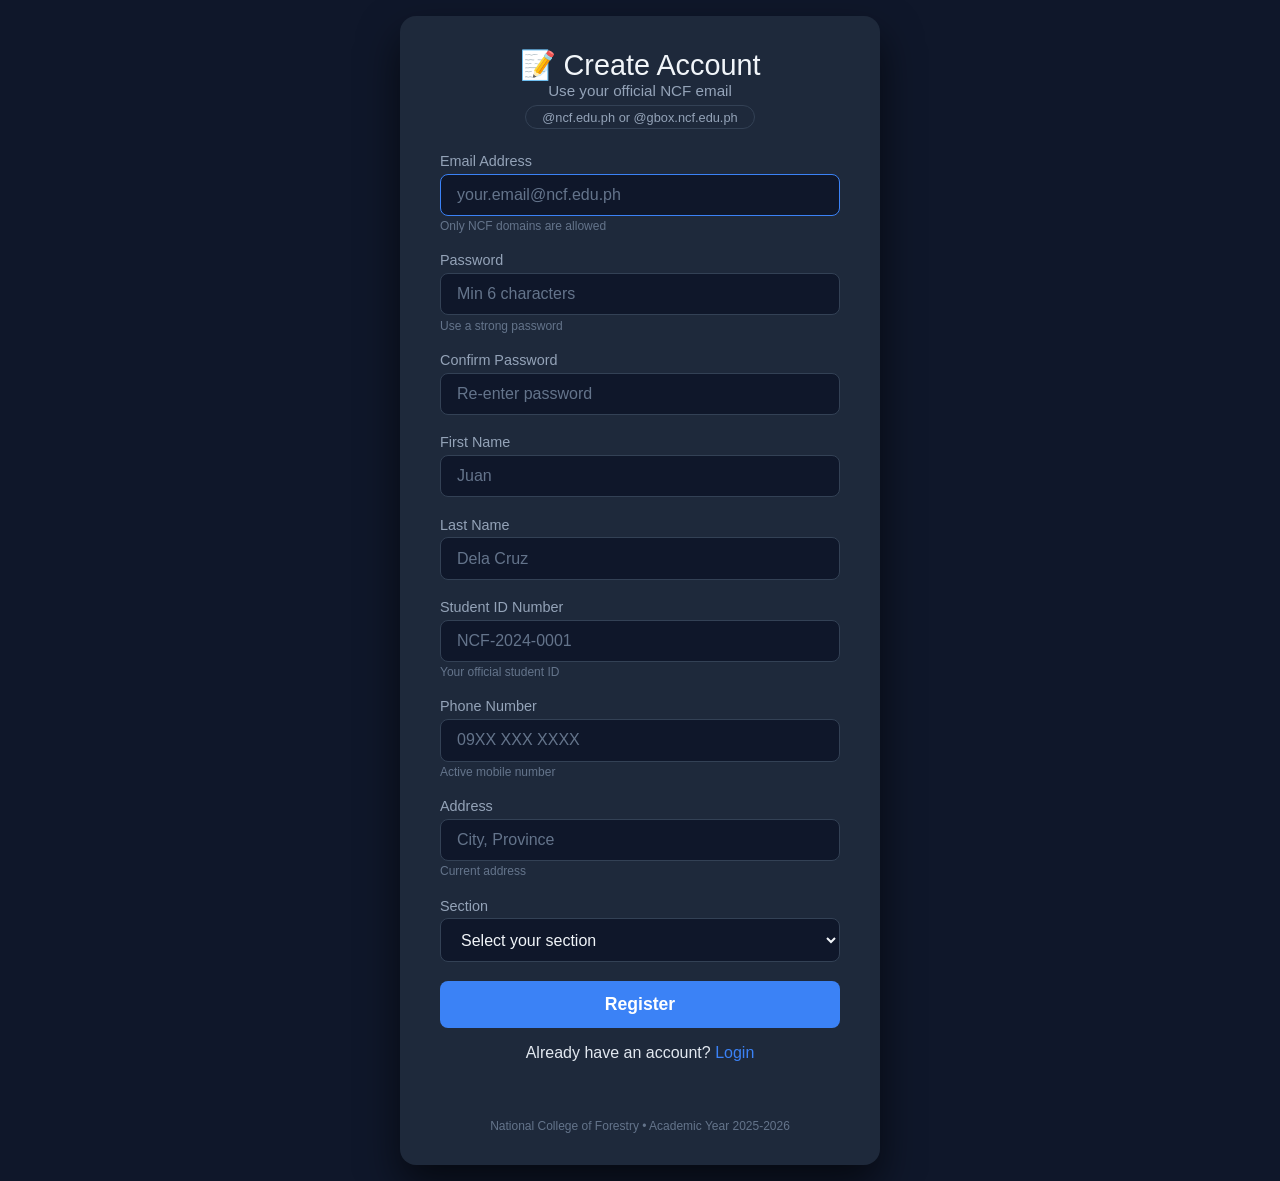
<file: register.html>
<!DOCTYPE html>
<html lang="en">
<head>
    <meta charset="UTF-8">
    <meta name="viewport" content="width=device-width, initial-scale=1.0">
    <title>Register – NCF Exam System</title>
    <link rel="stylesheet" href="style.css">
</head>
<body>
    <div class="container">
        <div class="logo">
            <h1>📝 Create Account</h1>
            <div class="subtitle">Use your official NCF email</div>
            <span class="badge">@ncf.edu.ph or @gbox.ncf.edu.ph</span>
        </div>

        <form id="registerForm">
            <!-- Email & Password -->
            <div class="form-group">
                <label for="email">Email Address</label>
                <input type="email" id="email" placeholder="your.email@ncf.edu.ph" required autofocus>
                <span class="hint">Only NCF domains are allowed</span>
            </div>
            <div class="form-group">
                <label for="password">Password</label>
                <input type="password" id="password" placeholder="Min 6 characters" required>
                <span class="hint">Use a strong password</span>
            </div>
            <div class="form-group">
                <label for="confirmPassword">Confirm Password</label>
                <input type="password" id="confirmPassword" placeholder="Re-enter password" required>
            </div>

            <!-- Basic Information -->
            <div class="form-group">
                <label for="firstName">First Name</label>
                <input type="text" id="firstName" placeholder="Juan" required>
            </div>
            <div class="form-group">
                <label for="lastName">Last Name</label>
                <input type="text" id="lastName" placeholder="Dela Cruz" required>
            </div>

            <!-- ID Number -->
            <div class="form-group">
                <label for="studentId">Student ID Number</label>
                <input type="text" id="studentId" placeholder="NCF-2024-0001" required>
                <span class="hint">Your official student ID</span>
            </div>

            <!-- Contact Details -->
            <div class="form-group">
                <label for="phone">Phone Number</label>
                <input type="tel" id="phone" placeholder="09XX XXX XXXX" required>
                <span class="hint">Active mobile number</span>
            </div>
            <div class="form-group">
                <label for="address">Address</label>
                <input type="text" id="address" placeholder="City, Province" required>
                <span class="hint">Current address</span>
            </div>

            <!-- Section -->
            <div class="form-group">
                <label for="section">Section</label>
                <select id="section" required>
                    <option value="">Select your section</option>
                    <option value="IT3A">IT3A</option>
                    <option value="IT3B">IT3B</option>
                    <option value="IT3C">IT3C</option>
                    <option value="IT2A">IT2A</option>
                </select>
            </div>

            <button type="submit" class="btn" id="registerBtn">Register</button>
        </form>

        <div id="message" class="message" style="display:none;"></div>

        <div style="text-align:center; margin-top:1rem;">
            Already have an account? <a href="index.html" style="color:#3b82f6;">Login</a>
        </div>

        <div class="footer">
            National College of Forestry &bull; Academic Year 2025-2026
        </div>
    </div>

    <script type="importmap">
        {
            "imports": {
                "@supabase/supabase-js": "https://esm.sh/@supabase/supabase-js@2"
            }
        }
    </script>
    <script type="module">
        import { supabase } from './supabase.js';

        // ---------- DOM Elements ----------
        const form = document.getElementById('registerForm');
        const emailInput = document.getElementById('email');
        const passwordInput = document.getElementById('password');
        const confirmInput = document.getElementById('confirmPassword');
        const firstNameInput = document.getElementById('firstName');
        const lastNameInput = document.getElementById('lastName');
        const studentIdInput = document.getElementById('studentId');
        const phoneInput = document.getElementById('phone');
        const addressInput = document.getElementById('address');
        const sectionSelect = document.getElementById('section');
        const messageDiv = document.getElementById('message');

        const ALLOWED_DOMAINS = ['@ncf.edu.ph', '@gbox.ncf.edu.ph'];

        function showMessage(text, isError = true) {
            messageDiv.textContent = text;
            messageDiv.style.display = 'block';
            messageDiv.style.color = isError ? '#ef4444' : '#22c55e';
            messageDiv.style.background = isError ? 'rgba(239,68,68,0.1)' : 'rgba(34,197,94,0.1)';
            messageDiv.style.padding = '0.75rem';
            messageDiv.style.borderRadius = '0.5rem';
            messageDiv.style.marginTop = '1rem';
        }

        function hideMessage() {
            messageDiv.style.display = 'none';
        }

        // -------- Validation --------
        function validateEmail(email) {
            const domain = email.substring(email.lastIndexOf('@'));
            return ALLOWED_DOMAINS.includes(domain.toLowerCase());
        }

        // -------- Form Submit --------
        form.addEventListener('submit', async (e) => {
            e.preventDefault();
            hideMessage();

            // Gather data
            const email = emailInput.value.trim();
            const password = passwordInput.value.trim();
            const confirm = confirmInput.value.trim();
            const firstName = firstNameInput.value.trim();
            const lastName = lastNameInput.value.trim();
            const studentId = studentIdInput.value.trim();
            const phone = phoneInput.value.trim();
            const address = addressInput.value.trim();
            const section = sectionSelect.value;

            // Validate email domain
            if (!validateEmail(email)) {
                showMessage('Invalid email domain. Use @ncf.edu.ph or @gbox.ncf.edu.ph');
                emailInput.focus();
                return;
            }

            // Validate password
            if (password.length < 6) {
                showMessage('Password must be at least 6 characters.');
                passwordInput.focus();
                return;
            }
            if (password !== confirm) {
                showMessage('Passwords do not match.');
                confirmInput.focus();
                return;
            }

            // Validate required fields
            if (!firstName || !lastName || !studentId || !phone || !address || !section) {
                showMessage('All fields are required.');
                return;
            }

            // Validate phone format (simple)
            const phoneRegex = /^[0-9]{10,15}$/;
            if (!phoneRegex.test(phone.replace(/[\s\-()]/g, ''))) {
                showMessage('Please enter a valid phone number (10-15 digits).');
                phoneInput.focus();
                return;
            }

            try {
                // 1. Sign up with Supabase Auth
                const { data: authData, error: authError } = await supabase.auth.signUp({
                    email,
                    password,
                });

                if (authError) throw authError;

                if (!authData.user) {
                    throw new Error('Sign-up failed, please try again.');
                }

                // 2. Insert profile record (role = 'pending')
                const { error: profileError } = await supabase
                    .from('profiles')
                    .insert({
                        id: authData.user.id,
                        student_id: studentId,
                        first_name: firstName,
                        last_name: lastName,
                        section: section,
                        phone: phone,
                        address: address,
                        role: 'pending'
                    });

                if (profileError) throw profileError;

                // 3. Success
                showMessage('✅ Registration successful! Please wait for instructor approval. You will receive a confirmation email.', false);
                form.reset();

                // Redirect to login after 4 seconds
                setTimeout(() => {
                    window.location.href = 'index.html';
                }, 4000);

            } catch (error) {
                console.error(error);
                let msg = error.message || 'Registration failed. Please try again.';
                if (msg.includes('User already registered')) {
                    msg = 'This email is already registered. Please login.';
                }
                showMessage('❌ ' + msg);
            }
        });

        console.log('✅ Registration page loaded.');
    </script>
</body>
</html>
</file>
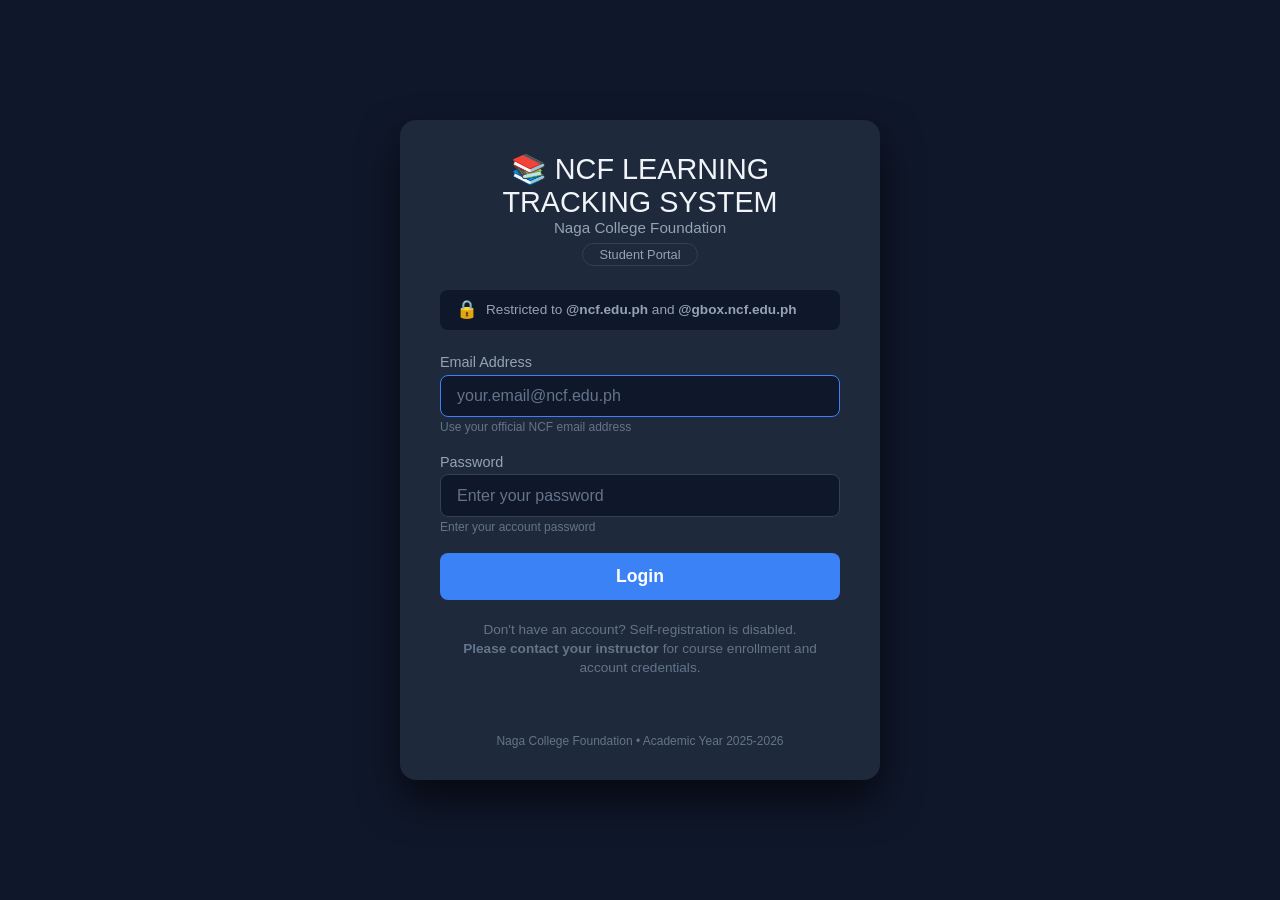
<file: result.html>
<!DOCTYPE html>
<html lang="en">
<head>
    <meta charset="UTF-8">
    <meta name="viewport" content="width=device-width, initial-scale=1.0">
    <title>Exam Results</title>
    <link rel="stylesheet" href="style.css">
</head>
<body style="display:block; background:#0f172a; min-height:100vh;">

<div style="max-width:800px; margin:0 auto; padding:24px;">

    <div style="display:flex; justify-content:space-between; align-items:center; margin-bottom:24px; flex-wrap:wrap; gap:12px;">
        <h1 style="color:#f1f5f9; font-size:24px;">📊 Exam Results</h1>
        <a href="index.html" class="btn" style="width:auto; padding:10px 24px; background:rgba(255,255,255,0.1); border:1px solid rgba(255,255,255,0.15); text-decoration:none; color:#f1f5f9; border-radius:12px;">
            🔙 Back to Login
        </a>
    </div>

    <div id="resultContent"></div>

</div>

<script src="data.js"></script>
<script>
    const email = sessionStorage.getItem('studentEmail');
    const viewingEmail = sessionStorage.getItem('viewingEmail');
    const resultEmail = viewingEmail || email;

    if (!resultEmail) {
        window.location.href = 'index.html';
    }

    const result = getStudentResult(resultEmail);

    if (!result) {
        document.getElementById('resultContent').innerHTML = `
            <div style="text-align:center; padding:60px 24px; background:rgba(255,255,255,0.04); border-radius:16px; border:1px solid rgba(255,255,255,0.08);">
                <p style="color:#94a3b8; font-size:18px;">No exam record found for this email.</p>
                <a href="index.html" class="btn" style="width:auto; padding:12px 32px; margin-top:16px; text-decoration:none; display:inline-block;">
                    Go to Login
                </a>
            </div>
        `;
    } else {
        const pct = ((result.score / result.total) * 100).toFixed(1);
        const passed = pct >= 60;
        const details = result.questions ? result.questions.map((q, idx) => {
            const selected = result.answers ? result.answers[q.id] : undefined;
            const isCorrect = selected === q.correct;
            return {
                question: q.question,
                selected: selected !== undefined ? q.options[selected] : 'Not answered',
                correct: q.options[q.correct],
                isCorrect: isCorrect
            };
        }) : [];

        let html = `
            <div class="result-score">
                <div class="score-number">${result.score}/${result.total}</div>
                <div class="score-label">${pct}%</div>
                <div class="score-status ${passed ? 'pass' : 'fail'}">
                    ${passed ? '✅ PASSED' : '❌ FAILED'}
                </div>
                <div style="margin-top:12px; color:#94a3b8; font-size:14px;">
                    ${result.email} · ${result.section} · ${result.studentId}
                </div>
                <div style="color:#64748b; font-size:13px; margin-top:4px;">
                    Completed: ${new Date(result.date).toLocaleString()}
                </div>
            </div>
        `;

        const incorrect = details.filter(d => !d.isCorrect);
        if (incorrect.length > 0) {
            html += `
                <div class="result-detail">
                    <h3>❌ Incorrect Answers (${incorrect.length})</h3>
            `;
            incorrect.forEach((d, i) => {
                html += `
                    <div class="item">
                        <div>
                            <strong>${i+1}.</strong> ${d.question}
                            <div style="font-size:13px; color:#94a3b8; margin-top:4px;">
                                Your answer: <span class="wrong">${d.selected}</span>
                            </div>
                            <div style="font-size:13px; color:#94a3b8;">
                                Correct answer: <span class="correct">${d.correct}</span>
                            </div>
                        </div>
                    </div>
                `;
            });
            html += `</div>`;
        } else {
            html += `
                <div class="result-detail" style="text-align:center; padding:32px;">
                    <h3>🎉 Perfect Score! All answers correct!</h3>
                </div>
            `;
        }

        html += `
            <div class="result-detail">
                <h3>📝 Answer Summary</h3>
                ${details.map((d, i) => `
                    <div class="item">
                        <span>${i+1}. ${d.question.substring(0, 60)}${d.question.length > 60 ? '...' : ''}</span>
                        <span class="${d.isCorrect ? 'correct' : 'wrong'}">${d.isCorrect ? '✅' : '❌'}</span>
                    </div>
                `).join('')}
            </div>
        `;

        document.getElementById('resultContent').innerHTML = html;
    }

    sessionStorage.removeItem('viewingEmail');
</script>
</body>
</html>
</file>
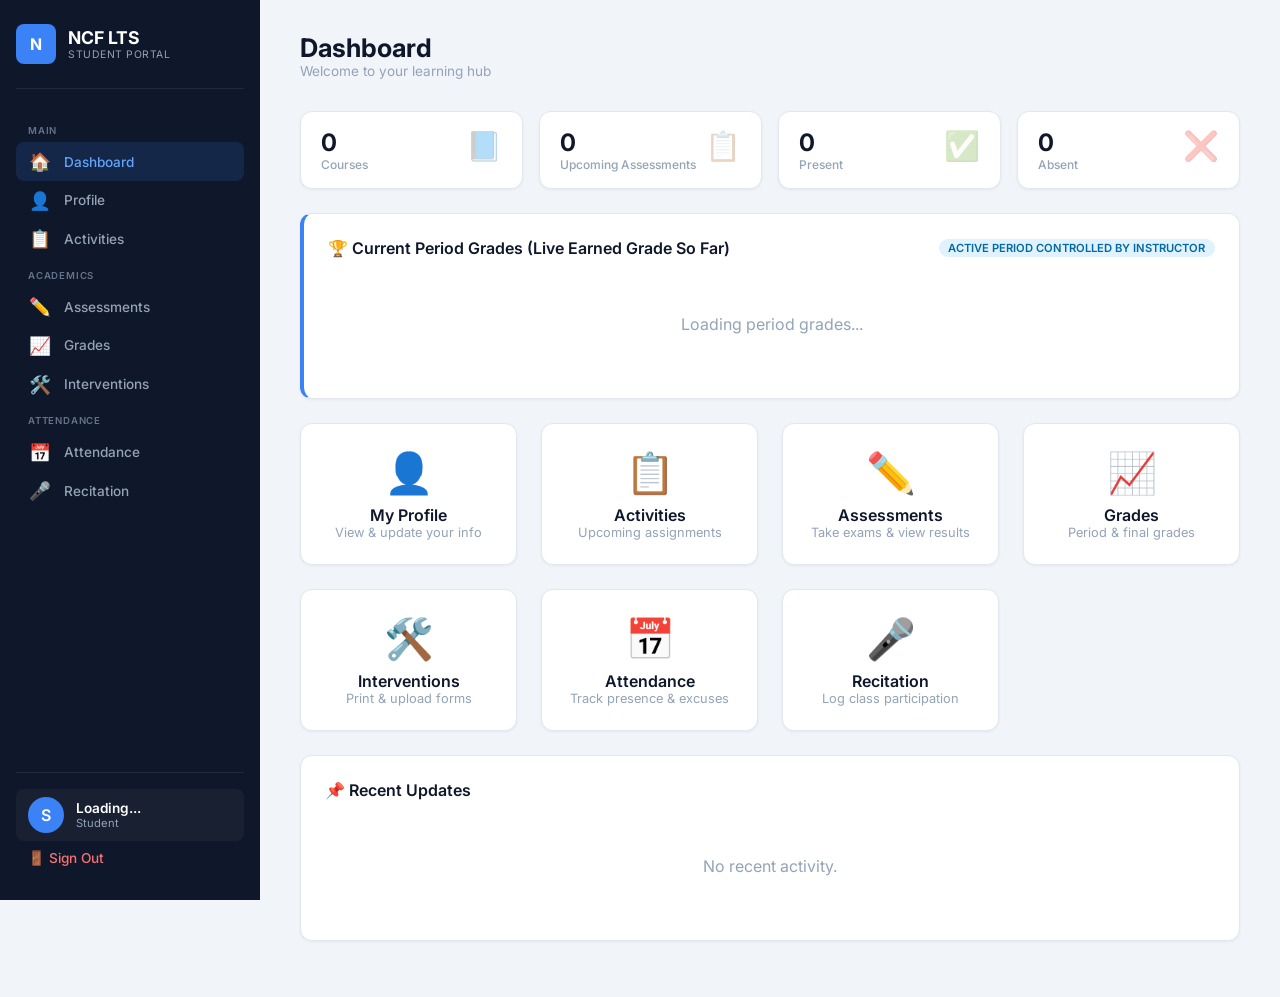
<file: student.html>
<!DOCTYPE html>
<html lang="en">
<head>
    <meta charset="UTF-8" />
    <meta name="viewport" content="width=device-width, initial-scale=1.0" />
    <title>Student Dashboard – NCF Learning System</title>
    <link href="https://fonts.googleapis.com/css2?family=Inter:wght@300;400;500;600;700;800&display=swap" rel="stylesheet" />
    <style>
        /* ===== RESET & BASE ===== */
        * { margin:0; padding:0; box-sizing:border-box; }
        body { font-family:'Inter',sans-serif; background:#f1f5f9; color:#0f172a; }
        .app { display:flex; min-height:100vh; }

        /* ===== SIDEBAR ===== */
        .sidebar {
            width:260px; background:#0f172a; padding:1.5rem 1rem;
            position:sticky; top:0; height:100vh; overflow-y:auto;
            display:flex; flex-direction:column; flex-shrink:0;
            transition: 0.3s;
        }
        .sidebar .brand { display:flex; align-items:center; gap:0.75rem; padding-bottom:1.5rem; border-bottom:1px solid rgba(255,255,255,0.08); margin-bottom:1.5rem; }
        .sidebar .brand .logo { width:40px; height:40px; background:#3b82f6; border-radius:8px; display:flex; align-items:center; justify-content:center; color:#fff; font-weight:700; }
        .sidebar .brand .name { font-weight:700; font-size:1.1rem; color:#fff; }
        .sidebar .brand .name small { display:block; font-weight:400; font-size:0.65rem; color:#94a3b8; text-transform:uppercase; letter-spacing:0.5px; }
        .sidebar nav .nav-label { font-size:0.6rem; text-transform:uppercase; letter-spacing:0.8px; color:#64748b; padding:0.75rem 0.75rem 0.4rem; font-weight:600; }
        .sidebar nav .nav-item { display:flex; align-items:center; gap:0.75rem; padding:0.55rem 0.75rem; border-radius:8px; color:#94a3b8; font-size:0.85rem; font-weight:500; cursor:pointer; transition:0.2s; }
        .sidebar nav .nav-item:hover { background:rgba(255,255,255,0.06); color:#fff; }
        .sidebar nav .nav-item.active { background:rgba(59,130,246,0.15); color:#60a5fa; }
        .sidebar nav .nav-item .icon { font-size:1.1rem; width:24px; text-align:center; }
        .sidebar .user-section { border-top:1px solid rgba(255,255,255,0.08); padding-top:1rem; margin-top:auto; }
        .sidebar .user-section .user-card { display:flex; align-items:center; gap:0.75rem; padding:0.5rem 0.75rem; border-radius:8px; background:rgba(255,255,255,0.04); }
        .sidebar .user-section .user-card .avatar { width:36px; height:36px; border-radius:50%; background:#3b82f6; color:#fff; display:flex; align-items:center; justify-content:center; font-weight:600; }
        .sidebar .user-section .user-card .info .name { font-size:0.85rem; font-weight:600; color:#fff; }
        .sidebar .user-section .user-card .info .role { font-size:0.7rem; color:#94a3b8; }
        .sidebar .user-section .logout-btn { display:flex; align-items:center; gap:0.5rem; padding:0.6rem 0.75rem; border-radius:8px; color:#f87171; font-size:0.85rem; font-weight:500; cursor:pointer; border:none; background:transparent; width:100%; font-family:inherit; transition:0.2s; }
        .sidebar .user-section .logout-btn:hover { background:rgba(239,68,68,0.1); }

        /* ===== MAIN ===== */
        .main { flex:1; padding:2rem 2.5rem; overflow-y:auto; background:#f1f5f9; transition: 0.3s; }
        .page-header { display:flex; justify-content:space-between; align-items:center; margin-bottom:2rem; flex-wrap:wrap; gap:1rem; }
        .page-header h1 { font-size:1.6rem; font-weight:700; }
        .page-header h1 small { font-size:0.85rem; font-weight:400; color:#94a3b8; display:block; }
        .page-section { display:none; }
        .page-section.active { display:block; animation:fadeIn 0.25s ease; }
        @keyframes fadeIn { from { opacity:0; transform:translateY(6px); } to { opacity:1; transform:translateY(0); } }

        /* ===== CARDS & GRID ===== */
        .card { background:#fff; border-radius:12px; border:1px solid #e2e8f0; padding:1.5rem; margin-bottom:1.5rem; box-shadow:0 1px 3px rgba(0,0,0,0.06); }
        .card-header { display:flex; justify-content:space-between; align-items:center; margin-bottom:1rem; }
        .card-header h3 { font-size:1rem; font-weight:600; }
        .stats-grid { display:grid; grid-template-columns:repeat(auto-fit,minmax(150px,1fr)); gap:1rem; margin-bottom:1.5rem; }
        .stat-card { background:#fff; border-radius:12px; padding:1rem 1.25rem; border:1px solid #e2e8f0; box-shadow:0 1px 3px rgba(0,0,0,0.06); }
        .stat-card .number { font-size:1.5rem; font-weight:700; }
        .stat-card .label { font-size:0.75rem; color:#94a3b8; font-weight:500; }
        .stat-card .icon { font-size:1.8rem; float:right; opacity:0.3; }

        /* ===== MENU GRID ===== */
        .menu-grid { display:grid; grid-template-columns:repeat(auto-fit,minmax(200px,1fr)); gap:1.5rem; }
        .menu-card {
            background:#fff; border-radius:12px; padding:1.5rem; text-align:center;
            border:1px solid #e2e8f0; cursor:pointer; transition:0.2s;
            box-shadow:0 1px 3px rgba(0,0,0,0.06);
        }
        .menu-card:hover { transform:translateY(-4px); box-shadow:0 8px 16px rgba(0,0,0,0.1); border-color:#3b82f6; }
        .menu-card .icon { font-size:2.5rem; margin-bottom:0.5rem; }
        .menu-card .title { font-weight:600; font-size:1rem; }
        .menu-card .desc { font-size:0.8rem; color:#94a3b8; }

        /* ===== TABLES ===== */
        .table-wrap { overflow-x:auto; }
        table { width:100%; border-collapse:collapse; font-size:0.875rem; }
        table th { text-align:left; padding:0.6rem 0.75rem; color:#475569; font-weight:600; font-size:0.7rem; text-transform:uppercase; letter-spacing:0.5px; border-bottom:2px solid #e2e8f0; background:#f1f5f9; }
        table td { padding:0.6rem 0.75rem; border-bottom:1px solid #f1f5f9; }
        table tbody tr:hover { background:#f1f5f9; }

        /* ===== FORMS ===== */
        .form-grid { display:grid; grid-template-columns:1fr 1fr; gap:1rem; }
        .form-grid .full { grid-column:1/-1; }
        .form-group { display:flex; flex-direction:column; gap:0.25rem; }
        .form-group label { font-size:0.8rem; font-weight:500; color:#475569; }
        .form-group input, .form-group select, .form-group textarea { padding:0.6rem 0.8rem; border:1px solid #e2e8f0; border-radius:8px; font-size:0.875rem; font-family:inherit; background:#fff; width:100%; transition:0.2s; }
        .form-group input:focus, .form-group select:focus, .form-group textarea:focus { outline:none; border-color:#3b82f6; box-shadow:0 0 0 3px rgba(59,130,246,0.1); }

        /* ===== BUTTONS ===== */
        .btn { padding:0.55rem 1.25rem; border-radius:8px; font-size:0.85rem; font-weight:600; font-family:inherit; cursor:pointer; border:none; transition:0.2s; display:inline-flex; align-items:center; gap:0.5rem; text-decoration:none; }
        .btn-primary { background:#3b82f6; color:#fff; }
        .btn-primary:hover { background:#2563eb; }
        .btn-success { background:#22c55e; color:#fff; }
        .btn-success:hover { background:#16a34a; }
        .btn-danger { background:#ef4444; color:#fff; }
        .btn-danger:hover { background:#dc2626; }
        .btn-outline { background:transparent; color:#475569; border:1px solid #e2e8f0; }
        .btn-outline:hover { background:#f1f5f9; }
        .btn-sm { padding:0.25rem 0.65rem; font-size:0.75rem; }
        .badge { display:inline-block; padding:0.15rem 0.6rem; border-radius:20px; font-size:0.7rem; font-weight:600; text-transform:uppercase; }
        .badge-pending { background:#fef3c7; color:#92400e; }
        .badge-approved { background:#d1fae5; color:#065f46; }
        .badge-rejected { background:#fee2e2; color:#991b1b; }
        .badge-success { background:#d1fae5; color:#065f46; }
        .badge-warning { background:#fef3c7; color:#92400e; }
        .badge-danger { background:#fee2e2; color:#991b1b; }
        .badge-info { background:#e0f2fe; color:#0369a1; }
        .badge-period { background:#f1f5f9; color:#475569; border:1px solid #cbd5e1; }

        /* ===== TABS ===== */
        .tabs { display:flex; gap:0.5rem; border-bottom:2px solid #e2e8f0; margin-bottom:1rem; flex-wrap:wrap; }
        .tab { padding:0.5rem 1rem; cursor:pointer; border-bottom:2px solid transparent; transition:0.2s; font-weight:500; font-size:0.9rem; color:#64748b; }
        .tab.active { border-bottom-color:#3b82f6; color:#0f172a; }
        .tab:hover { color:#0f172a; }
        .tab-content { display:none; }
        .tab-content.active { display:block; }

        /* ===== EMPTY STATE ===== */
        .empty-state { text-align:center; padding:2.5rem 1rem; color:#94a3b8; }
        .empty-state .icon { font-size:2.5rem; margin-bottom:0.5rem; }

        /* ===== MODAL ===== */
        .modal { position:fixed; top:0; left:0; width:100%; height:100%; background:rgba(0,0,0,0.4); display:none; align-items:center; justify-content:center; z-index:1000; }
        .modal.active { display:flex; }
        .modal-content { background:#fff; border-radius:12px; padding:2rem; max-width:600px; width:95%; max-height:80vh; overflow-y:auto; }
        .modal-content .close { float:right; background:none; border:none; font-size:1.5rem; cursor:pointer; }

        /* ===== ANTI-CHEAT EXAM UI WITH FIXED TOP BAR ===== */
        .exam-mode .sidebar { display: none !important; }
        .exam-mode .main { padding: 1rem; }
        .noselect {
            user-select: none;
            -webkit-user-select: none;
            -moz-user-select: none;
            -ms-user-select: none;
        }
        .exam-header {
            display: flex; justify-content: space-between; align-items: center; 
            background: #0f172a; color: #fff; padding: 1rem 1.5rem; border-radius: 8px; border: 1px solid #1e293b; 
            margin-bottom: 1.5rem; position: sticky; top: 0; z-index: 1000; 
            box-shadow: 0 4px 10px rgba(0, 0, 0, 0.25);
        }
        .exam-header h2 { font-size: 1.25rem; font-weight: 700; color: #fff; margin: 0; }
        .exam-header .time-box { display: flex; align-items: center; gap: 0.75rem; }
        .exam-header .time-box .time-label {
            background: #3b82f6; color: #fff; padding: 0.4rem 0.85rem; border-radius: 6px;
            font-size: 0.85rem; font-weight: 700; letter-spacing: 0.5px;
        }
        .question-box { background: #fff; padding: 1.5rem; border-radius: 8px; border: 1px solid #e2e8f0; margin-bottom: 1rem; }
        .question-box h4 { margin-bottom: 1rem; font-size: 1.1rem; }
        .option-label { display: block; margin-bottom: 0.75rem; cursor: pointer; padding: 0.5rem; border-radius: 6px; border: 1px solid transparent; transition: 0.2s;}
        .option-label:hover { background: #f8fafc; border-color: #cbd5e1; }
        .option-label input { margin-right: 0.5rem; }
        
        /* ===== RESPONSIVE ===== */
        @media (max-width:1024px) { .sidebar { width:220px; } .main { padding:1.5rem; } .form-grid { grid-template-columns:1fr; } }
        @media (max-width:768px) { .app { flex-direction:column; } .sidebar { width:100%; height:auto; position:static; padding:1rem; } .sidebar nav { display:flex; flex-wrap:wrap; gap:0.25rem; } .sidebar nav .nav-label { display:none; } .sidebar nav .nav-item { padding:0.4rem 0.7rem; font-size:0.8rem; } .sidebar .user-section { display:none; } .main { padding:1rem; } .stats-grid { grid-template-columns:1fr 1fr; } .menu-grid { grid-template-columns:1fr 1fr; } }
        @media (max-width:480px) { .stats-grid { grid-template-columns:1fr; } .menu-grid { grid-template-columns:1fr; } .page-header { flex-direction:column; align-items:flex-start; } }

        /* ===== RECITATION BUTTON FLASH ===== */
        .recite-btn { background:#22c55e; color:#fff; animation:pulse 2s infinite; }
        .recite-btn:hover { background:#16a34a; }
        @keyframes pulse { 0% { box-shadow:0 0 0 0 rgba(34,197,94,0.5); } 70% { box-shadow:0 0 0 10px rgba(34,197,94,0); } 100% { box-shadow:0 0 0 0 rgba(34,197,94,0); } }

        /* ===== CRITERIA BREAKDOWN BOX ===== */
        .criteria-box {
            background:#f8fafc; border:1px solid #e2e8f0; border-radius:8px;
            padding:1rem; margin-bottom:1rem;
        }
        .criteria-box h4 {
            display:flex; justify-content:space-between; align-items:center;
            font-size:0.95rem; margin-bottom:0.75rem; color:#0f172a;
        }

        /* ===== STRATEGIZE AI CARD ===== */
        .strategize-box {
            background: #eff6ff; border: 1px solid #93c5fd; border-radius: 10px;
            padding: 1.25rem; margin-bottom: 1.5rem;
        }
        .strategize-box h4 {
            font-size: 1rem; color: #1e3a8a; font-weight: 700;
            display: flex; align-items: center; gap: 0.5rem; margin-bottom: 0.75rem;
        }
        .strategize-list {
            list-style: none; padding: 0; margin: 0;
        }
        .strategize-list li {
            position: relative; padding-left: 1.5rem; margin-bottom: 0.5rem;
            font-size: 0.875rem; color: #1e40af; line-height: 1.5;
        }
        .strategize-list li::before {
            content: "•"; position: absolute; left: 0.5rem; color: #3b82f6; font-weight: 800;
        }

        /* ===== SINGLE A4 PAGE PRINT GUARANTEE ===== */
        @page {
            size: A4 portrait;
            margin: 0 !important;
        }
        @media print {
            html, body {
                width: 210mm;
                height: 297mm;
                margin: 0 !important;
                padding: 0 !important;
                background: #fff !important;
                overflow: hidden; /* Prevent accidental blank second page */
            }
            body * { visibility: hidden; }
            #printInterventionFormArea, #printInterventionFormArea * { visibility: visible; }
            #printInterventionFormArea {
                position: absolute;
                left: 0;
                top: 0;
                width: 210mm;
                min-height: 297mm;
                max-height: 297mm;
                margin: 0;
                padding: 15mm 18mm !important; /* Compact printable padding */
                box-sizing: border-box;
                background: #fff;
                color: #000;
                font-family: 'Times New Roman', Times, serif;
                overflow: hidden;
            }
            #interventionPrintOutput {
                border: none !important;
                padding: 0 !important;
                width: 100%;
            }
            .sidebar, .page-header, .btn, nav { display: none !important; }
        }
    </style>
</head>
<body class="" id="appBody">

<div class="app">
    <!-- SIDEBAR -->
    <aside class="sidebar" id="appSidebar">
        <div class="brand">
            <div class="logo">N</div>
            <div class="name">NCF LTS <small>Student Portal</small></div>
        </div>
        <nav>
            <div class="nav-label">Main</div>
            <div class="nav-item active" data-section="dashboard"><span class="icon">🏠</span> Dashboard</div>
            <div class="nav-item" data-section="profile"><span class="icon">👤</span> Profile</div>
            <div class="nav-item" data-section="activities"><span class="icon">📋</span> Activities</div>
            <div class="nav-label">Academics</div>
            <div class="nav-item" data-section="assessments"><span class="icon">✏️</span> Assessments</div>
            <div class="nav-item" data-section="grades"><span class="icon">📈</span> Grades</div>
            <div class="nav-item" data-section="interventions"><span class="icon">🛠️</span> Interventions</div>
            <div class="nav-label">Attendance</div>
            <div class="nav-item" data-section="attendance"><span class="icon">📅</span> Attendance</div>
            <div class="nav-item" data-section="recitation"><span class="icon">🎤</span> Recitation</div>
        </nav>
        <div class="user-section">
            <div class="user-card">
                <div class="avatar" id="userAvatar">S</div>
                <div class="info">
                    <div class="name" id="userName">Loading...</div>
                    <div class="role">Student</div>
                </div>
            </div>
            <button class="logout-btn" id="logoutBtn">🚪 Sign Out</button>
        </div>
    </aside>

    <!-- MAIN CONTENT -->
    <main class="main" id="mainContent">

        <!-- ==================== DASHBOARD ==================== -->
        <section id="section-dashboard" class="page-section active">
            <div class="page-header">
                <h1>Dashboard <small>Welcome to your learning hub</small></h1>
            </div>

            <!-- Stats -->
            <div class="stats-grid" id="dashboardStats">
                <div class="stat-card"><span class="icon">📘</span><div class="number" id="dashCourses">0</div><div class="label">Courses</div></div>
                <div class="stat-card"><span class="icon">📋</span><div class="number" id="dashAssessments">0</div><div class="label">Upcoming Assessments</div></div>
                <div class="stat-card"><span class="icon">✅</span><div class="number" id="dashPresent">0</div><div class="label">Present</div></div>
                <div class="stat-card"><span class="icon">❌</span><div class="number" id="dashAbsent">0</div><div class="label">Absent</div></div>
            </div>

            <!-- Current Period Grade Overview -->
            <div class="card" style="border-left: 4px solid #3b82f6;">
                <div class="card-header">
                    <h3>🏆 Current Period Grades (Live Earned Grade So Far)</h3>
                    <span class="badge badge-info">Active Period Controlled by Instructor</span>
                </div>
                <div id="dashPeriodGradesContainer"><div class="empty-state">Loading period grades...</div></div>
            </div>

            <!-- Quick Menu Cards -->
            <div class="menu-grid">
                <div class="menu-card" onclick="switchSection('profile')">
                    <div class="icon">👤</div>
                    <div class="title">My Profile</div>
                    <div class="desc">View & update your info</div>
                </div>
                <div class="menu-card" onclick="switchSection('activities')">
                    <div class="icon">📋</div>
                    <div class="title">Activities</div>
                    <div class="desc">Upcoming assignments</div>
                </div>
                <div class="menu-card" onclick="switchSection('assessments')">
                    <div class="icon">✏️</div>
                    <div class="title">Assessments</div>
                    <div class="desc">Take exams & view results</div>
                </div>
                <div class="menu-card" onclick="switchSection('grades')">
                    <div class="icon">📈</div>
                    <div class="title">Grades</div>
                    <div class="desc">Period & final grades</div>
                </div>
                <div class="menu-card" onclick="switchSection('interventions')">
                    <div class="icon">🛠️</div>
                    <div class="title">Interventions</div>
                    <div class="desc">Print & upload forms</div>
                </div>
                <div class="menu-card" onclick="switchSection('attendance')">
                    <div class="icon">📅</div>
                    <div class="title">Attendance</div>
                    <div class="desc">Track presence & excuses</div>
                </div>
                <div class="menu-card" onclick="switchSection('recitation')">
                    <div class="icon">🎤</div>
                    <div class="title">Recitation</div>
                    <div class="desc">Log class participation</div>
                </div>
            </div>

            <!-- Recent Activity Feed -->
            <div class="card" style="margin-top:1.5rem;">
                <div class="card-header"><h3>📌 Recent Updates</h3></div>
                <div id="recentActivity"><div class="empty-state">No recent activity.</div></div>
            </div>
        </section>

        <!-- ==================== PROFILE ==================== -->
        <section id="section-profile" class="page-section">
            <div class="page-header"><h1>My Profile <small>View and update your student information</small></h1></div>
            <div class="card">
                <div class="card-header"><h3>Personal Details</h3></div>
                <form id="profileForm" class="form-grid">
                    <div class="form-group"><label>Student ID</label><input type="text" id="profileStudentId" placeholder="e.g., 2024-00123" /></div>
                    <div class="form-group"><label>Section</label><input type="text" id="profileSection" placeholder="e.g., BSCS-3A" /></div>
                    <div class="form-group"><label>First Name</label><input type="text" id="profileFirstName" required /></div>
                    <div class="form-group"><label>Last Name</label><input type="text" id="profileLastName" required /></div>
                    <div class="form-group"><label>Phone Number</label><input type="text" id="profilePhone" placeholder="09xxxxxxxxx" /></div>
                    <div class="form-group"><label>Email (read-only)</label><input type="email" id="profileEmail" disabled /></div>
                    <div class="form-group full"><label>Address</label><textarea id="profileAddress" rows="2" placeholder="Street, City, Province"></textarea></div>
                    <div class="form-group full"><button type="submit" class="btn btn-primary">Update Profile</button></div>
                </form>
            </div>
            <div class="card">
                <div class="card-header"><h3>Account Security</h3></div>
                <form id="changePasswordForm" class="form-grid">
                    <div class="form-group"><label>New Password</label><input type="password" id="newPassword" required minlength="6" placeholder="Enter new password (min. 6 chars)" /></div>
                    <div class="form-group"><label>Confirm New Password</label><input type="password" id="confirmPassword" required minlength="6" placeholder="Re-type new password" /></div>
                    <div class="form-group full"><button type="submit" class="btn btn-primary">🔒 Change Password</button></div>
                </form>
            </div>
            <div class="card">
                <div class="card-header"><h3>My Courses</h3></div>
                <div id="myCoursesList"><div class="empty-state">Loading...</div></div>
            </div>
        </section>

        <!-- ==================== ACTIVITIES ==================== -->
        <section id="section-activities" class="page-section">
            <div class="page-header"><h1>Activities <small>Assignments and tasks</small></h1></div>
            <div class="card">
                <div class="card-header"><h3>Upcoming / Pending Activities</h3></div>
                <div id="activitiesList"><div class="empty-state">No activities found.</div></div>
            </div>
        </section>

        <!-- ==================== ASSESSMENTS ==================== -->
        <section id="section-assessments" class="page-section">
            <div class="page-header">
                <h1>Assessments <small>Take exams, view results, and contest cheating flags</small></h1>
            </div>
            <div class="card">
                <div class="tabs" id="assessmentTabs">
                    <div class="tab active" data-tab="taken">📋 Taken</div>
                    <div class="tab" data-tab="available">🟢 Available</div>
                    <div class="tab" data-tab="future">🔮 Future</div>
                </div>
                <div class="tab-content active" id="tab-taken"><div id="takenAssessments"><div class="empty-state">You haven't taken any assessments yet.</div></div></div>
                <div class="tab-content" id="tab-available"><div id="availableAssessments"><div class="empty-state">No assessments available right now.</div></div></div>
                <div class="tab-content" id="tab-future"><div id="futureAssessments"><div class="empty-state">No future assessments scheduled.</div></div></div>
            </div>
        </section>

        <!-- ==================== EXAM TAKING SECTION ==================== -->
        <section id="section-exam" class="page-section">
            <div class="noselect" oncontextmenu="return false;" oncopy="return false;" oncut="return false;" onpaste="return false;">
                <!-- STICKY HEADER WITH TITLE, AVAILABLE TIME & SUBMIT ON TOP -->
                <div class="exam-header">
                    <div>
                        <h2 id="activeExamTitle">Exam Title</h2>
                        <div style="font-size:0.75rem; color:#94a3b8; margin-top:0.25rem;">Anti-Cheat Enabled: Do not leave this tab or defocus window.</div>
                    </div>
                    <div class="time-box">
                        <div class="time-label" id="examTimerDisplay">AVAILABLE TIME: --:--</div>
                        <button class="btn btn-success" style="font-weight:700; padding:0.6rem 1.5rem;" onclick="submitAssessment(false)">SUBMIT</button>
                    </div>
                </div>
                <div id="examQuestionsContainer">
                    <div class="empty-state">Loading questions...</div>
                </div>
            </div>
        </section>

        <!-- ==================== GRADES ==================== -->
        <section id="section-grades" class="page-section">
            <div class="page-header"><h1>Grades <small>Your academic performance & AI-supported strategy</small></h1></div>
            
            <!-- DETAILED CRITERIA BREAKDOWN -->
            <div class="card">
                <div class="card-header">
                    <h3>Detailed Assessment Criteria Breakdown</h3>
                    <div style="display:flex; gap:0.5rem; align-items:center;">
                        <select id="detailedCourseSelect" style="padding:0.4rem 0.75rem; border:1px solid #cbd5e1; border-radius:6px; font-size:0.85rem;"><option value="">Select course...</option></select>
                        <select id="detailedPeriodSelect" style="padding:0.4rem 0.75rem; border:1px solid #cbd5e1; border-radius:6px; font-size:0.85rem;">
                            <option value="prelim">Prelim</option>
                            <option value="midterm">Midterm</option>
                            <option value="semifinal">Semi-Final</option>
                            <option value="final">Final</option>
                        </select>
                    </div>
                </div>

                <!-- STRATEGIZE AI SECTION -->
                <div id="strategizeContainer"></div>

                <div id="detailedCriteriaContainer"><div class="empty-state">Select a course to view detailed breakdown by assessment criteria.</div></div>
            </div>

            <!-- PERIOD SUMMARY GRADES -->
            <div class="card">
                <div class="card-header">
                    <h3>Period Grades Summary</h3>
                    <span class="badge badge-period">Current period remains locked until instructor advances</span>
                </div>
                <div id="gradesContainer"><div class="empty-state">Loading...</div></div>
            </div>

            <!-- FINAL RATINGS SUMMARY -->
            <div class="card">
                <div class="card-header"><h3>Final Ratings</h3></div>
                <div id="finalRatingsContainer"><div class="empty-state">Loading...</div></div>
            </div>
        </section>

        <!-- ==================== INTERVENTIONS ==================== -->
        <section id="section-interventions" class="page-section">
            <div class="page-header">
                <div>
                    <h1>Academic Interventions <small>Print your form, get Dean Romulo's signature, and upload the signed document</small></h1>
                </div>
            </div>
            <div class="card" style="border-left: 4px solid #3b82f6;">
                <div class="card-header">
                    <div>
                        <h3>🛠️ My Academic Interventions & Acknowledgments</h3>
                        <p class="text-muted text-sm">Step 1: Click "Print Form for Dean" to generate the official document.<br>Step 2: Get it signed by Dr. Anna Loretta C. Romulo (Dean, CCS).<br>Step 3: Upload the signed document here so your instructor can review and close your case.</p>
                    </div>
                    <button class="btn btn-outline btn-sm" onclick="loadMyInterventions()">🔄 Refresh</button>
                </div>
                <div id="myInterventionsList">
                    <div class="empty-state"><p>Loading interventions...</p></div>
                </div>
            </div>

            <!-- Printable Intervention Form Container -->
            <div id="printInterventionFormArea" style="display:none; margin-top:1.5rem;">
                <div id="interventionPrintOutput" style="padding:1.5rem; background:#fff; border:1px solid #cbd5e1; border-radius:8px; white-space:normal; font-family:'Times New Roman', Times, serif; font-size:0.95rem; line-height:1.6;"></div>
            </div>
        </section>

        <!-- ==================== ATTENDANCE ==================== -->
        <section id="section-attendance" class="page-section">
            <div class="page-header"><h1>Attendance <small>Track your presence and submit excuses</small></h1></div>
            
            <!-- ATTENDANCE CHECK-IN CARD -->
            <div class="card" style="border-left: 4px solid #22c55e;">
                <div class="card-header">
                    <h3>📲 Attendance Check-In (Scan QR / Enter Code)</h3>
                </div>
                <form id="checkInForm" class="form-grid" onsubmit="return false;">
                    <div class="form-group">
                        <label>Enter Session Code</label>
                        <input type="text" id="checkInCode" placeholder="e.g., A1B2C3" maxlength="10" style="text-transform:uppercase; font-family:monospace; font-weight:700; letter-spacing:2px;" required />
                    </div>
                    <div class="form-group" style="justify-content:flex-end;">
                        <button type="button" class="btn btn-success" onclick="submitAttendanceCheckIn()">✅ Submit Check-In</button>
                    </div>
                </form>
                <div id="checkInResult" class="mt-1"></div>
            </div>

            <div class="stats-grid">
                <div class="stat-card"><div class="number" id="totalSessions">0</div><div class="label">Total Sessions</div></div>
                <div class="stat-card"><div class="number" id="presentCount">0</div><div class="label">Present</div></div>
                <div class="stat-card"><div class="number" id="absentCount">0</div><div class="label">Absent</div></div>
                <div class="stat-card"><div class="number" id="lateCount">0</div><div class="label">Late</div></div>
                <div class="stat-card"><div class="number" id="excusedCount">0</div><div class="label">Excused</div></div>
            </div>
            <div class="card">
                <div class="card-header"><h3>Attendance Records</h3></div>
                <div id="attendanceRecords"><div class="empty-state">Loading...</div></div>
            </div>
            <div class="card">
                <div class="card-header">
                    <div>
                        <h3>Upload Excuse Letter</h3>
                        <p class="text-muted text-sm">Strict Rule: Only sessions where you are marked ABSENT can be selected, and only ONE excuse letter is allowed per session.</p>
                    </div>
                </div>
                <form id="excuseForm" class="form-grid">
                    <div class="form-group full"><label>Course</label><select id="excuseCourse" required></select></div>
                    <div class="form-group full"><label>Absent Attendance Session</label><select id="excuseSession" required><option value="">Select absent session...</option></select></div>
                    <div class="form-group full"><label>Upload File (PDF, image)</label><input type="file" id="excuseFile" accept=".pdf,.png,.jpg,.jpeg" required /></div>
                    <div class="form-group full"><button type="submit" class="btn btn-primary">📤 Upload Excuse Letter</button></div>
                </form>
                <div id="excuseHistory" class="mt-2"><h4>Your Excuse Letters</h4><div id="excuseList"><div class="empty-state">No letters submitted.</div></div></div>
            </div>
        </section>

        <!-- ==================== RECITATION ==================== -->
        <section id="section-recitation" class="page-section">
            <div class="page-header">
                <h1>Recitation Logger <small>Recitation is automated per current active period (PRELIM, MIDTERM, SEMI-FINAL, FINALS)</small></h1>
            </div>
            <div class="card">
                <div class="card-header">
                    <h3>Record Recitation</h3>
                    <span class="badge badge-period" id="recitActivePeriodBadge">Period: AUTOMATED</span>
                </div>
                <div id="recitationStatus" class="empty-state">Checking class schedule...</div>
                <div id="recitationFormContainer" style="display:none; margin-top:1rem;">
                    <form id="recitationForm" class="form-grid">
                        <div class="form-group full"><label>Course (Auto-Selected Active Class)</label><select id="recitCourse" required></select></div>
                        <div class="form-group"><label>Date</label><input type="date" id="recitDate" required /></div>
                        <div class="form-group"><label>Time</label><input type="time" id="recitTime" required /></div>
                        <div class="form-group"><label>Recitation Rating (1-5)</label><select id="recitRating" required><option value="5">5 - Excellent</option><option value="4">4 - Very Good</option><option value="3" selected>3 - Satisfactory</option><option value="2">2 - Fair</option><option value="1">1 - Poor</option></select></div>
                        <div class="form-group full"><button type="submit" class="btn btn-success recite-btn">🎤 Record Recitation</button></div>
                    </form>
                </div>
            </div>
            <div class="card">
                <div class="card-header"><h3>Recitation History (Per Period Computation)</h3></div>
                <div id="recitationHistory"><div class="empty-state">No recitations logged yet.</div></div>
            </div>
        </section>

    </main>
</div>

<!-- ==================== ITEM RATINGS & SCORE BREAKDOWN MODAL ==================== -->
<div class="modal" id="itemRatingsModal">
    <div class="modal-content" style="max-width: 760px;">
        <button class="close" onclick="closeItemRatingsModal()">✕</button>
        <h3 id="itemRatingsModalTitle">📊 Assessment Score & Item Ratings</h3>
        <p style="font-size:0.875rem; color:#64748b; margin: 0.5rem 0 1rem;">
            Below is the item-by-item rating and automated AI grading breakdown for your assessment answers.
        </p>
        <div id="itemRatingsContentContainer">
            <div class="empty-state">Loading item ratings...</div>
        </div>
        <div style="display:flex; justify-content:flex-end; margin-top:1.5rem;">
            <button type="button" class="btn btn-primary" onclick="closeItemRatingsModal()">Close</button>
        </div>
    </div>
</div>

<!-- ==================== CHEATING CONTESTATION MODAL ==================== -->
<div class="modal" id="contestModal">
    <div class="modal-content">
        <button class="close" onclick="closeContestModal()">✕</button>
        <h3>🚨 Contest Anti-Cheat Violation</h3>
        <p style="font-size:0.875rem; color:#64748b; margin: 0.5rem 0 1.25rem;">
            If you were flagged for tab switching or window defocusing by mistake (e.g., system alert, hardware popup), please explain your reason below. Your instructor will review this to approve or deny a retake.
        </p>
        <form id="contestForm" class="form-grid">
            <input type="hidden" id="contestAssessmentId" />
            <input type="hidden" id="contestCourseId" />
            <div class="form-group full">
                <label>Reason for Contestation</label>
                <textarea id="contestReason" rows="4" placeholder="Explain the circumstances clearly..." required></textarea>
            </div>
            <div class="form-group full" style="display:flex; justify-content:flex-end; gap:0.5rem; margin-top:0.5rem;">
                <button type="submit" class="btn btn-primary">Submit Contest Request</button>
                <button type="button" class="btn btn-outline" onclick="closeContestModal()">Cancel</button>
            </div>
        </form>
    </div>
</div>

<script type="module">
// ============================================================
// 1. IMPORTS
// ============================================================
import { supabase, getCurrentUser, getCurrentProfile, signOut } from './supabase.js';

// ============================================================
// 2. STATE
// ============================================================
let currentUser = null;
let currentProfile = null;
let enrolledCourses = [];
let today = new Date();

// Active Exam State
let activeExam = null;
let activeExamQuestions = [];
let examTimerInterval = null;
let isSubmittingExam = false;

// ============================================================
// 3. UTILITY
// ============================================================
function renderSelect(select, options, valueKey, labelKey) {
    select.innerHTML = '<option value="">Select...</option>';
    if (!options || options.length === 0) return;
    options.forEach(opt => {
        const op = document.createElement('option');
        op.value = opt[valueKey];
        op.textContent = typeof labelKey === 'function' ? labelKey(opt) : opt[labelKey];
        select.appendChild(op);
    });
}

window.switchSection = function(section) {
    const target = document.querySelector(`.nav-item[data-section="${section}"]`);
    if (target) target.click();
};

function timeToMinutes(time) {
    if (!time) return 0;
    const [h, m] = time.split(':').map(Number);
    return h * 60 + m;
}

// ============================================================
// 4. AUTH & INIT
// ============================================================
async function checkAuth() {
    const user = await getCurrentUser();
    if (!user) { window.location.href = 'index.html'; return null; }
    return user;
}

async function loadProfile(userId) {
    const { data, error } = await supabase.from('profiles').select('*').eq('id', userId).maybeSingle();
    if (error) { console.error(error); return null; }
    return data;
}

async function init() {
    try {
        const user = await checkAuth();
        if (!user) return;
        currentUser = user;

        const profile = await loadProfile(user.id);
        if (!profile) { alert('Profile not found.'); return; }
        if (profile.role !== 'student') {
            alert('Not authorized as student.');
            await signOut();
            return;
        }
        currentProfile = profile;
        document.getElementById('userAvatar').textContent = (profile.first_name?.[0] || 'S') + (profile.last_name?.[0] || '');
        document.getElementById('userName').textContent = `${profile.first_name} ${profile.last_name}`;

        await loadEnrolledCourses();
        await loadProfileData();
        await loadActivities();
        await loadAssessments();
        await loadGrades();
        await loadAttendance();
        await loadExcuseHistory();
        await loadRecitationHistory();
        await checkRecitationAvailability();
        await loadDashboardStats();
        await loadDashboardPeriodGrades();
        await loadRecentActivity();
        await loadMyInterventions();

        console.log('✅ Student dashboard ready.');
    } catch (err) {
        console.error('Init error:', err);
        alert('Failed to load: ' + err.message);
    }
}

// ============================================================
// 5. ENROLLED COURSES
// ============================================================
async function loadEnrolledCourses() {
    const { data: enrollments, error: e1 } = await supabase
        .from('course_enrollments')
        .select('course_id')
        .eq('student_id', currentUser.id);
    if (e1) { console.error('Error fetching enrollments:', e1); return; }
    if (!enrollments || enrollments.length === 0) {
        enrolledCourses = [];
        document.getElementById('myCoursesList').innerHTML = '<div class="empty-state">You are not enrolled in any courses.</div>';
        return;
    }
    const courseIds = enrollments.map(e => e.course_id);

    const { data: courses, error: e2 } = await supabase
        .from('courses')
        .select('id, code, name, active_period')
        .in('id', courseIds);
    if (e2) { console.error('Error fetching courses:', e2); return; }
    enrolledCourses = courses || [];

    const container = document.getElementById('myCoursesList');
    if (enrolledCourses.length === 0) {
        container.innerHTML = '<div class="empty-state">You are not enrolled in any courses.</div>';
        return;
    }
    let html = '<ul style="list-style:none;padding:0;">';
    enrolledCourses.forEach(c => {
        const periodLabel = c.active_period ? `<span class="badge badge-info" style="margin-left:0.5rem;">Period: ${c.active_period.toUpperCase()}</span>` : '';
        html += `<li style="padding:0.5rem 0;border-bottom:1px solid #f1f5f9;">📘 <strong>${c.code}</strong> – ${c.name} ${periodLabel}</li>`;
    });
    html += '</ul>';
    container.innerHTML = html;

    const detailedSelect = document.getElementById('detailedCourseSelect');
    if (detailedSelect) {
        renderSelect(detailedSelect, enrolledCourses, 'id', c => `${c.code} – ${c.name}`);
    }
}

// ============================================================
// 6. PROFILE
// ============================================================
async function loadProfileData() {
    document.getElementById('profileEmail').value = currentProfile.email || currentUser.email;
    document.getElementById('profileFirstName').value = currentProfile.first_name || '';
    document.getElementById('profileLastName').value = currentProfile.last_name || '';
    document.getElementById('profileStudentId').value = currentProfile.student_id || '';
    document.getElementById('profileSection').value = currentProfile.section || '';
    document.getElementById('profilePhone').value = currentProfile.phone || '';
    document.getElementById('profileAddress').value = currentProfile.address || '';
}

document.getElementById('profileForm').addEventListener('submit', async (e) => {
    e.preventDefault();
    const firstName = document.getElementById('profileFirstName').value.trim();
    const lastName = document.getElementById('profileLastName').value.trim();
    const studentId = document.getElementById('profileStudentId').value.trim();
    const section = document.getElementById('profileSection').value.trim();
    const phone = document.getElementById('profilePhone').value.trim();
    const address = document.getElementById('profileAddress').value.trim();

    if (!firstName || !lastName) { alert('First and last name are required.'); return; }
    const { error } = await supabase
        .from('profiles')
        .update({ 
            first_name: firstName, 
            last_name: lastName,
            student_id: studentId || null,
            section: section || null,
            phone: phone || null,
            address: address || null
        })
        .eq('id', currentUser.id);
    if (error) { alert('Error updating: ' + error.message); return; }
    alert('Profile updated successfully!');
    currentProfile.first_name = firstName;
    currentProfile.last_name = lastName;
    currentProfile.student_id = studentId;
    currentProfile.section = section;
    currentProfile.phone = phone;
    currentProfile.address = address;
    document.getElementById('userName').textContent = `${firstName} ${lastName}`;
});

document.getElementById('changePasswordForm').addEventListener('submit', async (e) => {
    e.preventDefault();
    const newPassword = document.getElementById('newPassword').value;
    const confirmPassword = document.getElementById('confirmPassword').value;

    if (newPassword !== confirmPassword) {
        alert('Passwords do not match. Please re-type carefully.');
        return;
    }
    if (newPassword.length < 6) {
        alert('Password must be at least 6 characters long.');
        return;
    }

    const btn = e.target.querySelector('button[type="submit"]');
    if (btn) btn.disabled = true;

    try {
        const { error } = await supabase.auth.updateUser({
            password: newPassword
        });

        if (error) throw error;

        alert('✅ Password changed successfully!');
        document.getElementById('changePasswordForm').reset();
    } catch (err) {
        alert('Error changing password: ' + err.message);
    } finally {
        if (btn) btn.disabled = false;
    }
});

// ============================================================
// 7. ACTIVITIES
// ============================================================
async function loadActivities() {
    const container = document.getElementById('activitiesList');
    if (enrolledCourses.length === 0) {
        container.innerHTML = '<div class="empty-state">No courses – no activities.</div>';
        return;
    }
    const courseIds = enrolledCourses.map(c => c.id);
    const { data, error } = await supabase
        .from('activities')
        .select('*, courses(code, name)')
        .in('course_id', courseIds)
        .order('due_date', { ascending: true });
    if (error) { console.error(error); container.innerHTML = '<div class="empty-state">Error loading activities.</div>'; return; }
    if (!data || data.length === 0) {
        container.innerHTML = '<div class="empty-state">No activities assigned.</div>';
        return;
    }
    let html = '<div class="table-wrap"><table><thead><tr><th>Course</th><th>Title</th><th>Due Date</th><th>Status</th></tr></thead><tbody>';
    const now = new Date();
    for (const act of data) {
        const due = new Date(act.due_date);
        let status = due > now ? '<span class="badge badge-info">Upcoming</span>' : '<span class="badge badge-danger">Overdue</span>';
        html += `<tr>
            <td>${act.courses?.code || 'N/A'}</td>
            <td>${act.title}</td>
            <td>${due.toLocaleString()}</td>
            <td>${status}</td>
        </tr>`;
    }
    html += '</tbody></table></div>';
    container.innerHTML = html;
}

// ============================================================
// 8. ASSESSMENTS & STRICT NO-RETAKE ENFORCEMENT
// ============================================================
async function loadAssessments() {
    if (enrolledCourses.length === 0) {
        document.getElementById('takenAssessments').innerHTML = '<div class="empty-state">No courses.</div>';
        document.getElementById('availableAssessments').innerHTML = '<div class="empty-state">No courses.</div>';
        document.getElementById('futureAssessments').innerHTML = '<div class="empty-state">No courses.</div>';
        return;
    }
    const courseIds = enrolledCourses.map(c => c.id);
    const { data: allAssessments, error } = await supabase
        .from('assessments')
        .select('*, courses(code, name), assessment_types(name)')
        .in('course_id', courseIds)
        .eq('is_published', true)
        .order('date', { ascending: true });
    if (error) { console.error(error); return; }
    if (!allAssessments) return;

    const { data: taken } = await supabase
        .from('grades') 
        .select('assessment_id, score')
        .eq('student_id', currentUser.id);
    
    const { data: answered } = await supabase
        .from('student_answers')
        .select('assessment_id')
        .eq('student_id', currentUser.id);

    const { data: contests } = await supabase
        .from('cheating_contests')
        .select('assessment_id, status, reason')
        .eq('student_id', currentUser.id);

    const takenMap = new Map();
    taken?.forEach(g => takenMap.set(String(g.assessment_id).toLowerCase(), g.score));
    answered?.forEach(a => { if (!takenMap.has(String(a.assessment_id).toLowerCase())) takenMap.set(String(a.assessment_id).toLowerCase(), 0); });

    const contestMap = new Map();
    contests?.forEach(c => contestMap.set(c.assessment_id, c));

    const now = new Date();
    const takenList = [];
    const availableList = [];
    const futureList = [];

    for (const a of allAssessments) {
        const assessDate = new Date(a.date);
        const durationMin = a.duration_minute || a.duration_minutes || 60;
        const startDate = a.start_date ? new Date(a.start_date) : assessDate;
        const endDate = a.end_date ? new Date(a.end_date) : new Date(assessDate.getTime() + (durationMin * 60 * 1000) + (24 * 3600 * 1000));

        const contest = contestMap.get(a.id);
        const isCompleted = takenMap.has(String(a.id).toLowerCase());
        const score = takenMap.get(String(a.id).toLowerCase());

        if (isCompleted && (!contest || contest.status !== 'approved')) {
            takenList.push({ ...a, contest, score });
        } else if (contest && contest.status === 'approved') {
            if (now >= startDate && now <= endDate) {
                availableList.push({ ...a, contest });
            } else {
                takenList.push({ ...a, contest, score });
            }
        } else if (now >= startDate && now <= endDate) {
            availableList.push({ ...a, contest });
        } else if (now > endDate) {
            takenList.push({ ...a, contest, score });
        } else {
            futureList.push({ ...a, contest });
        }
    }

    renderAssessmentList('takenAssessments', takenList, true);
    renderAssessmentList('availableAssessments', availableList, false);
    renderAssessmentList('futureAssessments', futureList, false);

    document.querySelectorAll('#assessmentTabs .tab').forEach(tab => {
        tab.addEventListener('click', function() {
            document.querySelectorAll('#assessmentTabs .tab').forEach(t => t.classList.remove('active'));
            this.classList.add('active');
            const target = this.dataset.tab;
            document.querySelectorAll('.tab-content').forEach(tc => tc.classList.remove('active'));
            document.getElementById('tab-' + target).classList.add('active');
        });
    });
}

function renderAssessmentList(containerId, assessments, isTaken) {
    const container = document.getElementById(containerId);
    if (!assessments || assessments.length === 0) {
        container.innerHTML = `<div class="empty-state">${isTaken ? 'No assessments taken yet.' : 'None.'}</div>`;
        return;
    }
    
    let html = '<div class="table-wrap"><table><thead><tr><th>Course</th><th>Title</th><th>Period</th><th>Type</th><th>Window</th><th>Max Score</th><th>Action</th></tr></thead><tbody>';
    for (const a of assessments) {
        const windowStr = (a.start_date || a.end_date)
            ? `${a.start_date ? new Date(a.start_date).toLocaleDateString() : 'Now'} - ${a.end_date ? new Date(a.end_date).toLocaleDateString() : 'End'}`
            : new Date(a.date).toLocaleString();
        const periodBadge = a.period ? `<span class="badge badge-period">${a.period}</span>` : '-';

        html += `<tr>
            <td>${a.courses?.code || 'N/A'}</td>
            <td>${a.title}</td>
            <td>${periodBadge}</td>
            <td>${a.assessment_types?.name || 'N/A'}</td>
            <td>${windowStr}</td>
            <td>${Number(a.max_score || 100)}</td>`;

        if (isTaken) {
            let statusBadge = `<span class="badge badge-success">Completed (No Retakes)</span>`;
            let contestBtn = '';
            let viewRatingsBtn = `<button class="btn btn-outline btn-sm" style="margin-left:0.5rem;" onclick="viewAssessmentRatings('${a.id}', '${a.title.replace(/'/g, "\\'")}')">📊 View Ratings</button>`;
            if (Number(a.score) === 0) {
                if (a.contest) {
                    const cStatus = a.contest.status;
                    const cColor = cStatus === 'approved' ? 'approved' : cStatus === 'rejected' ? 'rejected' : 'pending';
                    statusBadge = `<span class="badge badge-${cColor}">Contest: ${cStatus.toUpperCase()}</span>`;
                } else {
                    statusBadge = `<span class="badge badge-danger">Violation Flagged (0 pts)</span>`;
                    contestBtn = `<button class="btn btn-warning btn-sm" style="margin-left:0.5rem;" onclick="openContestModal('${a.id}', '${a.course_id}')">🚨 Contest</button>`;
                }
            }
            html += `<td>${statusBadge} ${viewRatingsBtn} ${contestBtn}</td>`;
        } else if (containerId === 'availableAssessments') {
            let retakeNotice = a.contest?.status === 'approved' ? `<span class="badge badge-approved" style="margin-bottom:0.25rem;display:block;">Retake Approved</span>` : '';
            html += `<td>${retakeNotice}<button class="btn btn-primary btn-sm" onclick="startAssessment('${a.id}')">✏️ Take Test</button></td>`;
        } else {
            html += `<td><span class="badge badge-info">Scheduled</span></td>`;
        }
        html += '</tr>';
    }
    html += '</tbody></table></div>';
    container.innerHTML = html;
}

// ============================================================
// 8.5 CHEATING PREVENTION CONTESTATION
// ============================================================
window.openContestModal = function(assessmentId, courseId) {
    document.getElementById('contestAssessmentId').value = assessmentId;
    document.getElementById('contestCourseId').value = courseId;
    document.getElementById('contestReason').value = '';
    document.getElementById('contestModal').classList.add('active');
};

window.closeContestModal = function() {
    document.getElementById('contestModal').classList.remove('active');
};

document.getElementById('contestForm').addEventListener('submit', async (e) => {
    e.preventDefault();
    const assessmentId = document.getElementById('contestAssessmentId').value;
    const courseId = document.getElementById('contestCourseId').value;
    const reason = document.getElementById('contestReason').value.trim();
    if (!reason) { alert('Please enter a reason.'); return; }

    const { error } = await supabase.from('cheating_contests').upsert({
        student_id: currentUser.id,
        assessment_id: assessmentId,
        course_id: courseId,
        reason: reason,
        status: 'pending',
        created_at: new Date().toISOString()
    }, { onConflict: 'student_id,assessment_id' });

    if (error) {
        alert('Error submitting contest request: ' + error.message);
        return;
    }
    alert('✅ Your contest request has been submitted to your instructor for review.');
    closeContestModal();
    await loadAssessments();
});

// ============================================================
// 8.6 EXAM TAKING, AI GRADING & ITEM RATINGS
// ============================================================
async function gradeEssayWithAI(questionText, answerText, maxPoints) {
    const cleanAnswer = (answerText || '').trim();
    if (!cleanAnswer) {
        return { score: 0, ratingLabel: "No Answer", comment: "No response submitted." };
    }

    const GEMINI_API_KEY = ""; 

    if (GEMINI_API_KEY) {
        try {
            const prompt = `You are an expert academic professor. Evaluate the student's answer to the exam question below.
Question: "${questionText}"
Student Answer: "${cleanAnswer}"
Maximum Possible Points: ${maxPoints}

Grading Instructions:
1. Grade STRICTLY on semantic relevance, conceptual accuracy, and correctness.
2. Do NOT penalize concise answers if they are correct and answer the prompt directly.
3. Give 0 points for off-topic, evasive, or gibberish answers.

Return ONLY a valid JSON object matching this schema:
{"score": <number between 0 and ${maxPoints}>, "ratingLabel": "<Excellent|Very Good|Satisfactory|Needs Improvement|Poor>", "comment": "<1-sentence explanation of relevance and accuracy>"}`;

            const response = await fetch(`https://generativelanguage.googleapis.com/v1beta/models/gemini-1.5-flash:generateContent?key=${GEMINI_API_KEY}`, {
                method: "POST",
                headers: { "Content-Type": "application/json" },
                body: JSON.stringify({
                    contents: [{ parts: [{ text: prompt }] }],
                    generationConfig: { responseMimeType: "application/json" }
                })
            });

            const data = await response.json();
            const rawJson = data.candidates[0].content.parts[0].text;
            const parsed = JSON.parse(rawJson);

            const score = Math.min(maxPoints, Math.max(0, Number(parsed.score) || 0));
            return {
                score: score,
                ratingLabel: parsed.ratingLabel || "AI Graded",
                comment: parsed.comment || "AI evaluated semantic relevance and accuracy."
            };
        } catch (err) {
            console.warn("LLM API call failed, using semantic concept fallback:", err);
        }
    }

    const aWordsLower = cleanAnswer.toLowerCase();
    const evasivePatterns = ["idk", "i don't know", "dont know", "no idea", "nothing", "na", "n/a", "not sure", "pass", "skip"];
    if (evasivePatterns.some(pat => aWordsLower === pat || aWordsLower.startsWith(pat))) {
        return { score: 0, ratingLabel: "Poor (Irrelevant)", comment: "Answer appears dismissive or evasive." };
    }

    const promptStopwords = ["what", "why", "how", "discuss", "explain", "describe", "define", "about", "state", "list", "give", "briefly", "elaborate", "analyze", "compare", "contrast", "differentiate"];
    const qKeywords = questionText.toLowerCase()
        .replace(/[^a-z0-9 ]/g, '')
        .split(/\s+/)
        .filter(w => w.length > 3 && !promptStopwords.includes(w));

    if (qKeywords.length === 0) {
        const defaultScore = Math.round(maxPoints * 0.75 * 10) / 10;
        return { score: defaultScore, ratingLabel: "Very Good", comment: "Response submitted for open-ended prompt." };
    }

    let hits = 0;
    qKeywords.forEach(qw => {
        if (aWordsLower.includes(qw) || (qw.length > 4 && aWordsLower.includes(qw.slice(0, -1)))) {
            hits++;
        }
    });

    if (hits === 0) {
        return { score: 0, ratingLabel: "Poor (Off-Topic)", comment: "Response did not address core concepts from the question." };
    }

    const coverage = Math.min(1, hits / qKeywords.length);
    let awarded = Math.round(coverage * maxPoints * 10) / 10;
    awarded = Math.min(maxPoints, Math.max(1, awarded));

    const pct = (awarded / maxPoints) * 100;
    const ratingLabel = pct >= 90 ? "Excellent" :
                        pct >= 75 ? "Very Good" :
                        pct >= 60 ? "Satisfactory" : "Needs Improvement";

    return {
        score: awarded,
        ratingLabel,
        comment: `Concept coverage evaluated (${hits}/${qKeywords.length} core topic concepts matched).`
    };
}

window.startAssessment = async function(assessmentId) {
    const { data: contest } = await supabase
        .from('cheating_contests')
        .select('status')
        .eq('student_id', currentUser.id)
        .eq('assessment_id', assessmentId)
        .maybeSingle();

    const isRetakeApproved = contest && contest.status === 'approved';

    if (!isRetakeApproved) {
        const { data: existingGrade } = await supabase
            .from('grades')
            .select('id')
            .eq('student_id', currentUser.id)
            .eq('assessment_id', assessmentId)
            .maybeSingle();

        const { data: existingAnswer } = await supabase
            .from('student_answers')
            .select('id')
            .eq('student_id', currentUser.id)
            .eq('assessment_id', assessmentId)
            .limit(1)
            .maybeSingle();

        if (existingGrade || existingAnswer) {
            alert("⛔ You have already taken and submitted this assessment. It is now stored in your Taken list and cannot be retaken.");
            await loadAssessments();
            return;
        }
    }

    if (!confirm("WARNING: Starting this assessment will enable Anti-Cheat mode. \n\nYou can only take this assessment ONCE. \nLeaving the tab or window will automatically submit your answers.\n\nAre you ready?")) {
        return;
    }

    const { data: assessment, error: aErr } = await supabase
        .from('assessments')
        .select('*')
        .eq('id', assessmentId)
        .single();
    if (aErr || !assessment) { alert('Error loading assessment details.'); return; }

    const { data: questions, error: qErr } = await supabase
        .from('assessment_questions')
        .select('id, question, type, points, options, correct_answer, explanation')
        .eq('assessment_id', assessmentId)
        .order('id', { ascending: true });
    
    if (qErr || !questions) { alert('Error loading questions.'); return; }
    if (questions.length === 0) { alert('This assessment has no questions configured.'); return; }

    activeExam = assessment;
    let qs = (assessment.randomize_questions || assessment.randomize_ques)
        ? [...questions].sort(() => Math.random() - 0.5)
        : [...questions];
    
    if (assessment.questions_to_show && Number(assessment.questions_to_show) > 0 && Number(assessment.questions_to_show) < qs.length) {
        qs = qs.slice(0, Number(assessment.questions_to_show));
    }
    activeExamQuestions = qs;
    isSubmittingExam = false;

    document.getElementById('appBody').classList.add('exam-mode');
    document.querySelectorAll('.page-section').forEach(s => s.classList.remove('active'));
    document.getElementById('section-exam').classList.add('active');
    document.getElementById('activeExamTitle').textContent = assessment.title;

    renderExamQuestions();
    startExamTimer(Number(assessment.duration_minute || assessment.duration_minutes || 60));

    document.addEventListener("visibilitychange", handleAntiCheatVisibility);
    window.addEventListener("blur", handleAntiCheatBlur);
};

function startExamTimer(durationMinutes) {
    let timeLeft = durationMinutes * 60;
    const timerDisplay = document.getElementById('examTimerDisplay');
    
    if (examTimerInterval) clearInterval(examTimerInterval);

    examTimerInterval = setInterval(() => {
        let m = Math.floor(timeLeft / 60);
        let s = timeLeft % 60;
        timerDisplay.textContent = `AVAILABLE TIME: ${m.toString().padStart(2,'0')}:${s.toString().padStart(2,'0')}`;
        
        if (timeLeft <= 0) {
            clearInterval(examTimerInterval);
            alert("Time is up! Your assessment will now be submitted automatically.");
            submitAssessment(false);
        }
        timeLeft--;
    }, 1000);
}

function renderExamQuestions() {
    const container = document.getElementById('examQuestionsContainer');
    let html = '';
    
    activeExamQuestions.forEach((q, index) => {
        const qPoints = Number(q.points || 1);
        html += `<div class="question-box" data-question-id="${q.id}" data-question-type="${q.type}">
            <h4>${index + 1}. ${q.question} <span style="font-size: 0.8rem; color: #64748b; font-weight: normal;">(${qPoints} pts)</span></h4>`;
        
        if (q.type === 'mc' || q.type === 'tf') {
            let options = Array.isArray(q.options) 
                ? q.options 
                : (typeof q.options === 'string' ? JSON.parse(q.options) : []);
                
            if (activeExam.shuffle_options) {
                options = options.map((val, idx) => ({val, idx})).sort(() => Math.random() - 0.5);
                options.forEach(opt => {
                    html += `<label class="option-label">
                        <input type="radio" name="q_${q.id}" value="${opt.idx}" /> ${opt.val}
                    </label>`;
                });
            } else {
                options.forEach((opt, idx) => {
                    html += `<label class="option-label">
                        <input type="radio" name="q_${q.id}" value="${idx}" /> ${opt}
                    </label>`;
                });
            }
        } else {
            html += `<textarea name="q_${q.id}" rows="${q.type === 'essay' ? 4 : 1}" style="width:100%; border:1px solid #e2e8f0; border-radius:6px; padding:0.5rem;"></textarea>`;
        }
        html += `</div>`;
    });

    container.innerHTML = html;
}

function handleAntiCheatVisibility() {
    if (document.hidden && activeExam && !isSubmittingExam) {
        triggerAntiCheatViolation("You changed tabs or minimized the browser.");
    }
}

function handleAntiCheatBlur() {
    if (activeExam && !isSubmittingExam) {
        triggerAntiCheatViolation("You switched to another window or application.");
    }
}

function triggerAntiCheatViolation(reason) {
    if (!activeExam || isSubmittingExam) return;
    isSubmittingExam = true;

    document.removeEventListener("visibilitychange", handleAntiCheatVisibility);
    window.removeEventListener("blur", handleAntiCheatBlur);
    if (examTimerInterval) clearInterval(examTimerInterval);

    alert(`🚨 SECURITY VIOLATION 🚨\n\n${reason}\n\nYour exam has been locked and submitted with a score of 0. You may contest this violation from the Assessments tab.`);
    submitAssessment(true);
}

window.submitAssessment = async function(isViolation = false) {
    if (!activeExam || (!isViolation && isSubmittingExam)) return;
    isSubmittingExam = true;
    const submitBtns = document.querySelectorAll('.exam-header button');
    submitBtns.forEach(btn => btn.disabled = true);

    document.removeEventListener("visibilitychange", handleAntiCheatVisibility);
    window.removeEventListener("blur", handleAntiCheatBlur);
    if (examTimerInterval) clearInterval(examTimerInterval);

    if (!isViolation && !confirm("Are you sure you want to submit your assessment? You cannot re-take it after submission.")) {
        isSubmittingExam = false;
        submitBtns.forEach(btn => btn.disabled = false);
        document.addEventListener("visibilitychange", handleAntiCheatVisibility);
        window.addEventListener("blur", handleAntiCheatBlur);
        return;
    }
    
    const assessmentId = activeExam.id;
    const courseId = activeExam.course_id;
    let earnedPoints = 0;
    let totalExamPoints = 0;

    const { data: dbQuestions } = await supabase
        .from('assessment_questions')
        .select('id, type, points, correct_answer, explanation')
        .eq('assessment_id', assessmentId);

    const submissionEntries = [];
    const itemRatingsDisplayList = [];
    
    for (const q of activeExamQuestions) {
        const dbQ = dbQuestions?.find(db => db.id === q.id);
        if (!dbQ) continue;

        const qPoints = Number(dbQ.points || 1);
        let studentAnswerStr = null;
        let isCorrect = false;
        let hasAnswered = false;
        let awardedPoints = 0;
        let gradingMethod = "Auto-Graded";
        let ratingText = "-";

        if (q.type === 'mc' || q.type === 'tf') {
            totalExamPoints += qPoints;
            const selected = document.querySelector(`input[name="q_${q.id}"]:checked`);
            if (selected) {
                studentAnswerStr = selected.value;
                hasAnswered = true;
                if (!isViolation && Number(studentAnswerStr) === Number(dbQ.correct_answer)) {
                    awardedPoints = qPoints;
                    earnedPoints += qPoints;
                    isCorrect = true;
                    ratingText = `${awardedPoints} / ${qPoints} pts (100% - Correct)`;
                } else {
                    ratingText = `0 / ${qPoints} pts (0% - Incorrect)`;
                }
            } else {
                ratingText = `0 / ${qPoints} pts (No Answer)`;
            }
        } else {
            totalExamPoints += qPoints;
            const textInput = document.querySelector(`[name="q_${q.id}"]`);
            if (textInput && textInput.value.trim() !== '') {
                studentAnswerStr = textInput.value.trim();
                hasAnswered = true;
            }
            gradingMethod = "AI Graded";
            if (!isViolation) {
                const aiRes = await gradeEssayWithAI(q.question, studentAnswerStr, qPoints);
                awardedPoints = Number(aiRes.score || 0);
                earnedPoints += awardedPoints;
                isCorrect = awardedPoints >= (qPoints * 0.6);
                ratingText = `${awardedPoints} / ${qPoints} pts (${aiRes.ratingLabel})`;
            } else {
                ratingText = `0 / ${qPoints} pts (Violation Flagged)`;
            }
        }

        submissionEntries.push({
            student_id: currentUser.id,
            assessment_id: assessmentId,
            question_id: q.id,
            answer: JSON.stringify(studentAnswerStr || ''),
            is_correct: isCorrect,
            score: Number(awardedPoints)
        });

        itemRatingsDisplayList.push({
            question: q.question,
            type: q.type,
            answer: studentAnswerStr || '(No Answer)',
            score: Number(awardedPoints),
            maxScore: qPoints,
            gradingMethod,
            ratingText,
            explanation: dbQ.explanation || null
        });
    }

    if (submissionEntries.length > 0) {
        await supabase.from('student_answers').delete().eq('student_id', currentUser.id).eq('assessment_id', assessmentId);
        const { error: ansErr } = await supabase.from('student_answers').insert(submissionEntries);
        if (ansErr) {
            console.error("student_answers insert error:", ansErr);
            alert("Database Error saving answers: " + ansErr.message);
            return;
        }
    }

    let finalScore = isViolation ? 0 : earnedPoints;
    let examMaxScore = Number(activeExam.max_score || totalExamPoints || 100);
    
    if (totalExamPoints > 0 && !isViolation) {
        finalScore = (finalScore / totalExamPoints) * examMaxScore; 
    }

    await supabase.from('grades').delete().eq('student_id', currentUser.id).eq('assessment_id', assessmentId);
    const { error: gradeErr } = await supabase.from('grades').insert({
        student_id: currentUser.id,
        assessment_id: assessmentId,
        course_id: courseId,
        assessment_type_id: activeExam.assessment_type_id || null,
        score: Number(isViolation ? 0 : finalScore.toFixed(2)),
        max_score: Number(examMaxScore),
        period: (activeExam.period || 'prelim').toLowerCase(),
        percentage: Number(((finalScore / examMaxScore) * 100).toFixed(2))
    });
    if (gradeErr) {
        console.error("grades insert error:", gradeErr);
        alert("Database Error saving grade: " + gradeErr.message);
        return;
    }

    await supabase.from('cheating_contests')
        .update({ status: 'completed' })
        .eq('student_id', currentUser.id)
        .eq('assessment_id', assessmentId);

    const submittedTitle = activeExam.title;
    activeExam = null;
    activeExamQuestions = [];
    document.getElementById('appBody').classList.remove('exam-mode');
    submitBtns.forEach(btn => btn.disabled = false);

    if (!isViolation) {
        alert("Assessment submitted successfully! Showing item ratings and AI grading results.");
        openItemRatingsModal(submittedTitle, itemRatingsDisplayList, finalScore, examMaxScore);
    } else {
        setTimeout(() => {
            openContestModal(assessmentId, courseId);
        }, 300);
    }
    
    isSubmittingExam = false;
    await loadAssessments();
    switchSection('assessments');
};

window.openItemRatingsModal = function(title, itemList, finalScore, maxScore) {
    document.getElementById('itemRatingsModalTitle').textContent = `📊 Score & Item Ratings — ${title}`;
    const container = document.getElementById('itemRatingsContentContainer');
    
    let html = `<div style="background:#f8fafc; padding:1rem; border-radius:8px; border:1px solid #cbd5e1; margin-bottom:1.25rem; display:flex; justify-content:space-between; align-items:center;">
        <div>
            <strong style="font-size:1.1rem; color:#0f172a;">Total Score: ${Number(finalScore).toFixed(2)} / ${Number(maxScore)}</strong>
            <div style="font-size:0.8rem; color:#64748b;">Includes automatic AI grading for essay items</div>
        </div>
        <span class="badge badge-success" style="font-size:0.85rem; padding:0.4rem 0.8rem;">${((Number(finalScore)/Number(maxScore))*100).toFixed(1)}%</span>
    </div>`;

    html += `<div class="table-wrap"><table>
        <thead>
            <tr>
                <th>#</th>
                <th>Question</th>
                <th>Your Answer</th>
                <th>Grading Type</th>
                <th>Item Rating</th>
            </tr>
        </thead>
        <tbody>`;

    itemList.forEach((item, index) => {
        const badgeClass = item.score >= item.maxScore * 0.75 ? 'badge-success' : item.score >= item.maxScore * 0.5 ? 'badge-warning' : 'badge-danger';
        const explanationHtml = item.explanation ? `<div style="font-size:0.75rem; color:#64748b; margin-top:0.3rem;"><strong>Explanation:</strong> ${item.explanation}</div>` : '';
        html += `<tr>
            <td><strong>${index + 1}</strong></td>
            <td>${item.question}${explanationHtml}</td>
            <td style="max-width:200px; white-space:pre-wrap;">${item.answer}</td>
            <td><span class="badge badge-info">${item.gradingMethod}</span></td>
            <td><span class="badge ${badgeClass}">${item.ratingText}</span></td>
        </tr>`;
    });

    html += `</tbody></table></div>`;
    container.innerHTML = html;
    document.getElementById('itemRatingsModal').classList.add('active');
};

window.closeItemRatingsModal = function() {
    document.getElementById('itemRatingsModal').classList.remove('active');
};

window.viewAssessmentRatings = async function(assessmentId, assessmentTitle) {
    const container = document.getElementById('itemRatingsContentContainer');
    document.getElementById('itemRatingsModalTitle').textContent = `📊 Item Ratings — ${assessmentTitle}`;
    container.innerHTML = '<div class="empty-state">Loading your item ratings and AI scores...</div>';
    document.getElementById('itemRatingsModal').classList.add('active');

    const { data: questions } = await supabase
        .from('assessment_questions')
        .select('id, question, type, points, explanation')
        .eq('assessment_id', assessmentId)
        .order('id', { ascending: true });

    const { data: answers } = await supabase
        .from('student_answers')
        .select('question_id, answer, score')
        .eq('assessment_id', assessmentId)
        .eq('student_id', currentUser.id);

    const { data: grade } = await supabase
        .from('grades')
        .select('score, max_score')
        .eq('assessment_id', assessmentId)
        .eq('student_id', currentUser.id)
        .maybeSingle();

    const displayList = (questions || []).map(q => {
        const ans = (answers || []).find(a => a.question_id === q.id);
        const awarded = Number(ans?.score || 0);
        const qMax = Number(q.points || 1);
        const pct = (awarded / qMax) * 100;
        const gradingMethod = q.type === 'essay' ? 'AI Graded' : 'Auto-Graded';
        const ratingLabel = pct >= 90 ? "Excellent" : pct >= 75 ? "Very Good" : pct >= 60 ? "Satisfactory" : "Needs Improvement";
        let ansText = ans?.answer || '(No Answer)';
        try {
            if (typeof ansText === 'string' && (ansText.startsWith('"') || ansText.startsWith('{'))) {
                const parsed = JSON.parse(ansText);
                ansText = typeof parsed === 'string' ? parsed : (parsed.text || ansText);
            }
        } catch(e) {}
        return {
            question: q.question,
            type: q.type,
            answer: ansText,
            score: awarded,
            maxScore: qMax,
            gradingMethod,
            ratingText: `${awarded} / ${qMax} pts (${ratingLabel})`,
            explanation: q.explanation || null
        };
    });

    openItemRatingsModal(assessmentTitle, displayList, Number(grade?.score || 0), Number(grade?.max_score || 100));
};

// ============================================================
// 9. DASHBOARD PERIOD GRADES (LIVE EARNED WEIGHTED GRADE SO FAR) & GRADES BREAKDOWN
// ============================================================
async function loadDashboardPeriodGrades() {
    const container = document.getElementById('dashPeriodGradesContainer');
    if (enrolledCourses.length === 0) {
        container.innerHTML = '<div class="empty-state">No enrolled courses.</div>';
        return;
    }

    const courseIds = enrolledCourses.map(c => c.id);
    const { data: periodGrades, error } = await supabase
        .from('period_grades')
        .select('*, courses(code, name, active_period)')
        .in('course_id', courseIds)
        .eq('student_id', currentUser.id);

    // Fetch data required to compute live earned grade so far
    const { data: types } = await supabase
        .from('assessment_types')
        .select('id, name, course_id')
        .in('course_id', courseIds);
    const typeMap = {};
    types?.forEach(t => { typeMap[t.id] = t.name; });

    const { data: assessments } = await supabase
        .from('assessments')
        .select('id, title, assessment_type_id, max_score, period, course_id, assessment_types(name)')
        .in('course_id', courseIds);

    const { data: grades } = await supabase
        .from('grades')
        .select('assessment_id, score, max_score, course_id')
        .in('course_id', courseIds)
        .eq('student_id', currentUser.id);

    const { data: manualGrades } = await supabase
        .from('manual_grades')
        .select('assessment_type_id, score, max_score, course_id')
        .in('course_id', courseIds)
        .eq('student_id', currentUser.id);

    const { data: recitations } = await supabase
        .from('recitations')
        .select('rating, course_id')
        .in('course_id', courseIds)
        .eq('student_id', currentUser.id);

    const { data: sections } = await supabase
        .from('sections')
        .select('id, course_id')
        .in('course_id', courseIds);

    const sectionIds = sections?.map(s => s.id) || [];
    const { data: sessions } = await supabase
        .from('attendance_sessions')
        .select('id, section_id')
        .in('section_id', sectionIds);

    const sessionIds = sessions?.map(s => s.id) || [];
    const { data: attendance } = await supabase
        .from('attendance_records')
        .select('status, session_id')
        .in('session_id', sessionIds)
        .eq('student_id', currentUser.id);

    const { data: interventions } = await supabase
        .from('interventions')
        .select('adjustment_value, course_id')
        .in('course_id', courseIds)
        .eq('student_id', currentUser.id);

    if (error) {
        console.error('Error fetching period grades:', error);
        container.innerHTML = '<div class="empty-state">Error loading period grades.</div>';
        return;
    }

    let html = '<div class="table-wrap"><table><thead><tr><th>Course</th><th>Active Period</th><th>Current Earned Grade (So Far)</th><th>Status</th></tr></thead><tbody>';
    
    for (const c of enrolledCourses) {
        const activePeriod = (c.active_period || 'prelim').toLowerCase();
        const pGrade = periodGrades?.find(g => g.course_id === c.id && (g.period || 'prelim').toLowerCase() === activePeriod);
        
        // Live weighted grade calculation across components for active period
        const periodAssessments = (assessments || []).filter(a => a.course_id === c.id && (a.period || 'prelim').trim().toLowerCase() === activePeriod);
        const assessIds = periodAssessments.map(a => a.id);

        const quizScores = [];
        const caseScores = [];
        const examScores = [];

        grades?.filter(g => g.course_id === c.id && assessIds.includes(g.assessment_id)).forEach(g => {
            const assess = periodAssessments.find(a => a.id === g.assessment_id);
            if (!assess) return;
            const categoryName = (assess.assessment_types?.name || typeMap[assess.assessment_type_id] || '').trim().toLowerCase();
            const titleLower = (assess.title || '').trim().toLowerCase();
            const maxVal = Number(g.max_score || assess.max_score || 100);
            const scoreVal = Number(g.score || 0);
            const pct = maxVal > 0 ? (scoreVal / maxVal) * 100 : 0;
            const entry = { pct };

            if (categoryName.includes('exam') || categoryName.includes('major') || titleLower.includes('exam') || titleLower.includes('major')) {
                examScores.push(entry);
            } else if (categoryName.includes('case') || categoryName.includes('recitation') || categoryName.includes('reflection') || titleLower.includes('case') || titleLower.includes('recit')) {
                caseScores.push(entry);
            } else {
                quizScores.push(entry);
            }
        });

        manualGrades?.filter(mg => mg.course_id === c.id).forEach(mg => {
            const categoryName = (typeMap[mg.assessment_type_id] || '').trim().toLowerCase();
            const maxVal = Number(mg.max_score || 100);
            const scoreVal = Number(mg.score || 0);
            const pct = maxVal > 0 ? (scoreVal / maxVal) * 100 : 0;
            const entry = { pct };

            if (categoryName.includes('exam') || categoryName.includes('major')) {
                examScores.push(entry);
            } else if (categoryName.includes('case') || categoryName.includes('recitation') || categoryName.includes('reflection')) {
                caseScores.push(entry);
            } else {
                quizScores.push(entry);
            }
        });

        const courseSectionIds = (sections || []).filter(s => s.course_id === c.id).map(s => s.id);
        const courseSessions = (sessions || []).filter(s => courseSectionIds.includes(s.section_id));
        const courseSessionIds = courseSessions.map(s => s.id);
        const totalSessionsCount = Math.max(courseSessionIds.length, 1);

        const courseRecitations = (recitations || []).filter(r => r.course_id === c.id);
        if ((courseRecitations && courseRecitations.length > 0) || courseSessionIds.length > 0) {
            const totalRecitScore = courseRecitations.reduce((acc, r) => acc + Number(r.rating || 0), 0);
            const recitAvgScore = totalRecitScore / totalSessionsCount;
            const recitPct = (recitAvgScore / 5) * 100;
            caseScores.push({ pct: recitPct });
        }

        const totalAtt = courseSessionIds.length;
        const presentAtt = (attendance || []).filter(r => courseSessionIds.includes(r.session_id) && r.status === 'present').length;
        const attPct = totalAtt > 0 ? (presentAtt / totalAtt) * 100 : 0;

        const calcCategoryAvg = (arr) => {
            if (!arr || arr.length === 0) return 0;
            const sum = arr.reduce((acc, item) => acc + item.pct, 0);
            return sum / arr.length;
        };

        const quizAvg = calcCategoryAvg(quizScores);
        const caseAvg = calcCategoryAvg(caseScores);
        const examAvg = calcCategoryAvg(examScores);

        let interventionAdj = 0;
        (interventions || []).filter(iv => iv.course_id === c.id).forEach(iv => {
            interventionAdj += parseFloat(iv.adjustment_value) || 0;
        });

        const liveWeightedGrade = (quizAvg * 0.15) + (caseAvg * 0.25) + (attPct * 0.10) + (examAvg * 0.50) + interventionAdj;

        let gradeDisplay = `<strong>${liveWeightedGrade.toFixed(2)}%</strong>`;
        if (pGrade && pGrade.grade !== null && pGrade.grade !== undefined && pGrade.locked) {
            const rawVal = Number(pGrade.grade);
            gradeDisplay = `<strong>${rawVal.toFixed(2)}%</strong> <small class="text-muted">Official Locked Grade</small>`;
        }

        const isLocked = pGrade?.locked;
        const lockBadge = isLocked 
            ? '<span class="badge badge-approved">🔒 LOCKED (OFFICIAL)</span>' 
            : '<span class="badge badge-warning">⏳ LIVE CALCULATED</span>';

        html += `<tr>
            <td><strong>${c.code}</strong> – ${c.name}</td>
            <td><span class="badge badge-info" style="text-transform:uppercase;">${activePeriod}</span></td>
            <td style="font-size:1.05rem; font-weight:700; color:#1e293b;">${gradeDisplay}</td>
            <td>${lockBadge}</td>
        </tr>`;
    }

    html += '</tbody></table></div>';
    container.innerHTML = html;
}

async function loadGrades() {
    if (enrolledCourses.length === 0) {
        document.getElementById('gradesContainer').innerHTML = '<div class="empty-state">No courses.</div>';
        document.getElementById('finalRatingsContainer').innerHTML = '<div class="empty-state">No courses.</div>';
        return;
    }
    const courseIds = enrolledCourses.map(c => c.id);

    const { data: pGrades } = await supabase
        .from('period_grades')
        .select('*, courses(code, name, active_period)')
        .in('course_id', courseIds)
        .eq('student_id', currentUser.id);

    const { data: fRatings } = await supabase
        .from('final_ratings')
        .select('*, courses(code, name)')
        .in('course_id', courseIds)
        .eq('student_id', currentUser.id);

    const gradesContainer = document.getElementById('gradesContainer');
    if (!pGrades || pGrades.length === 0) {
        gradesContainer.innerHTML = '<div class="empty-state">No period grades yet.</div>';
    } else {
        const byCourse = {};
        pGrades.forEach(g => {
            const key = g.course_id;
            if (!byCourse[key]) byCourse[key] = { course: g.courses, periods: {} };
            const pKey = (g.period || 'prelim').toLowerCase();
            byCourse[key].periods[pKey] = g;
        });
        let html = '<div class="table-wrap"><table><thead><tr><th>Course</th><th>Active Period</th><th>Prelim</th><th>Midterm</th><th>Semi‑Final</th><th>Final</th></tr></thead><tbody>';
        for (const key in byCourse) {
            const item = byCourse[key];
            const activeP = (item.course?.active_period || 'prelim').toLowerCase();
            const formatGrade = (pg) => pg ? `${Number(pg.grade).toFixed(2)}% ${pg.locked ? '🔒' : ''}` : '-';

            html += `<tr>
                <td>${item.course?.code || 'N/A'}</td>
                <td><span class="badge badge-info">${activeP.toUpperCase()}</span></td>
                <td>${formatGrade(item.periods.prelim)}</td>
                <td>${formatGrade(item.periods.midterm)}</td>
                <td>${formatGrade(item.periods.semifinal)}</td>
                <td>${formatGrade(item.periods.final)}</td>
            </tr>`;
        }
        html += '</tbody></table></div>';
        gradesContainer.innerHTML = html;
    }

    const finalContainer = document.getElementById('finalRatingsContainer');
    if (!fRatings || fRatings.length === 0) {
        finalContainer.innerHTML = '<div class="empty-state">No final ratings yet.</div>';
    } else {
        let html = '<div class="table-wrap"><table><thead><tr><th>Course</th><th>Final Grade</th></tr></thead><tbody>';
        fRatings.forEach(f => {
            html += `<tr><td>${f.courses?.code || 'N/A'}</td><td><strong>${Number(f.final_grade).toFixed(2)}%</strong></td></tr>`;
        });
        html += '</tbody></table></div>';
        finalContainer.innerHTML = html;
    }

    loadDetailedCriteriaGrades();
}

async function loadDetailedCriteriaGrades() {
    const courseId = document.getElementById('detailedCourseSelect')?.value;
    const period = (document.getElementById('detailedPeriodSelect')?.value || 'prelim').toLowerCase();
    const container = document.getElementById('detailedCriteriaContainer');
    const stratContainer = document.getElementById('strategizeContainer');
    if (!container) return;

    if (!courseId) {
        container.innerHTML = '<div class="empty-state">Select a course above to view your detailed assessment criteria breakdown.</div>';
        if (stratContainer) stratContainer.innerHTML = '';
        return;
    }
    container.innerHTML = '<div class="empty-state">Calculating detailed scores...</div>';

    try {
        const { data: types } = await supabase
            .from('assessment_types')
            .select('id, name')
            .eq('course_id', courseId);
        const typeMap = {};
        types?.forEach(t => { typeMap[t.id] = t.name; });

        const { data: assessments } = await supabase
            .from('assessments')
            .select('id, title, assessment_type_id, max_score, period, assessment_types(name)')
            .eq('course_id', courseId);

        const periodAssessments = (assessments || []).filter(a => {
            return (a.period || 'prelim').trim().toLowerCase() === period;
        });

        const assessIds = periodAssessments.map(a => a.id);

        const { data: grades } = await supabase
            .from('grades')
            .select('assessment_id, score, max_score')
            .in('assessment_id', assessIds)
            .eq('student_id', currentUser.id);

        const { data: manualGrades } = await supabase
            .from('manual_grades')
            .select('assessment_type_id, score, max_score, notes')
            .eq('course_id', courseId)
            .eq('student_id', currentUser.id);

        const { data: recitations } = await supabase
            .from('recitations')
            .select('rating, date, time')
            .eq('course_id', courseId)
            .eq('student_id', currentUser.id);

        const { data: section } = await supabase.from('sections').select('id').eq('course_id', courseId).maybeSingle();
        const { data: sessions } = await supabase.from('attendance_sessions').select('id').eq('section_id', section?.id || null);
        const sessionIds = sessions?.map(s => s.id) || [];
        const { data: attendance } = await supabase
            .from('attendance_records')
            .select('status')
            .in('session_id', sessionIds)
            .eq('student_id', currentUser.id);

        const quizScores = [];
        const caseScores = [];
        const examScores = [];

        grades?.forEach(g => {
            const assess = periodAssessments.find(a => a.id === g.assessment_id);
            if (!assess) return;
            const categoryName = (assess.assessment_types?.name || typeMap[assess.assessment_type_id] || '').trim().toLowerCase();
            const titleLower = (assess.title || '').trim().toLowerCase();
            const maxVal = Number(g.max_score || assess.max_score || 100);
            const scoreVal = Number(g.score || 0);
            const pct = maxVal > 0 ? (scoreVal / maxVal) * 100 : 0;
            const entry = { label: assess.title, score: scoreVal, max: maxVal, pct };

            if (categoryName.includes('exam') || categoryName.includes('major') || titleLower.includes('exam') || titleLower.includes('major')) {
                examScores.push(entry);
            } else if (categoryName.includes('case') || categoryName.includes('recitation') || categoryName.includes('reflection') || titleLower.includes('case') || titleLower.includes('recit')) {
                caseScores.push(entry);
            } else {
                quizScores.push(entry);
            }
        });

        manualGrades?.forEach(mg => {
            const categoryName = (typeMap[mg.assessment_type_id] || '').trim().toLowerCase();
            const maxVal = Number(mg.max_score || 100);
            const scoreVal = Number(mg.score || 0);
            const pct = maxVal > 0 ? (scoreVal / maxVal) * 100 : 0;
            const entry = { label: mg.notes || 'Manual Entry', score: scoreVal, max: maxVal, pct };

            if (categoryName.includes('exam') || categoryName.includes('major')) {
                examScores.push(entry);
            } else if (categoryName.includes('case') || categoryName.includes('recitation') || categoryName.includes('reflection')) {
                caseScores.push(entry);
            } else {
                quizScores.push(entry);
            }
        });

        const totalSessionsCount = Math.max(sessionIds.length, 1);
        if ((recitations && recitations.length > 0) || sessionIds.length > 0) {
            const totalRecitScore = (recitations || []).reduce((acc, r) => acc + Number(r.rating || 0), 0);
            const recitAvgScore = totalRecitScore / totalSessionsCount;
            const recitPct = (recitAvgScore / 5) * 100;
            caseScores.push({
                label: `Recitation Average (Sum divided by ${totalSessionsCount} total sessions)`,
                score: Number(recitAvgScore.toFixed(2)),
                max: 5,
                pct: recitPct
            });
        }

        const totalAtt = sessionIds.length;
        const presentAtt = attendance?.filter(r => r.status === 'present').length || 0;
        const attPct = totalAtt > 0 ? (presentAtt / totalAtt) * 100 : 0;

        const calcCategoryAvg = (arr) => {
            if (!arr || arr.length === 0) return 0;
            const sum = arr.reduce((acc, item) => acc + item.pct, 0);
            return sum / arr.length;
        };

        const quizAvg = calcCategoryAvg(quizScores);
        const caseAvg = calcCategoryAvg(caseScores);
        const examAvg = calcCategoryAvg(examScores);

        // Render AI Strategizer box based on weights (Quizzes 15%, Case/Recitation 25%, Attendance 10%, Major Exam 50%)
        if (stratContainer) {
            renderStrategizeAI(quizAvg, caseAvg, attPct, examAvg, period, enrolledCourses.find(c => c.id === courseId)?.code || 'Course');
        }

        let html = '';

        html += `<div class="criteria-box">
            <h4>
                <span>1. Quizzes and activities (15% Weight)</span>
                <span class="badge badge-info">Average: ${quizAvg.toFixed(2)}%</span>
            </h4>
            ${renderCriteriaTable(quizScores)}
        </div>`;

        html += `<div class="criteria-box">
            <h4>
                <span>2. Case analysis, Recitation, and reflection briefs (25% Weight)</span>
                <span class="badge badge-info">Average: ${caseAvg.toFixed(2)}%</span>
            </h4>
            ${renderCriteriaTable(caseScores)}
        </div>`;

        html += `<div class="criteria-box">
            <h4>
                <span>3. Attendance and Others (10% Weight)</span>
                <span class="badge badge-info">Score: ${attPct.toFixed(2)}%</span>
            </h4>
            <div class="table-wrap">
                <table>
                    <thead><tr><th>Metric</th><th>Count</th><th>Percentage</th></tr></thead>
                    <tbody>
                        <tr>
                            <td>Present / Total Sessions</td>
                            <td>${presentAtt} / ${totalAtt}</td>
                            <td><strong>${attPct.toFixed(2)}%</strong></td>
                        </tr>
                    </tbody>
                </table>
            </div>
        </div>`;

        html += `<div class="criteria-box">
            <h4>
                <span>4. Major Exam (50% Weight)</span>
                <span class="badge badge-info">Average: ${examAvg.toFixed(2)}%</span>
            </h4>
            ${renderCriteriaTable(examScores)}
        </div>`;

        container.innerHTML = html;
    } catch (err) {
        console.error('loadDetailedCriteriaGrades error:', err);
        container.innerHTML = '<div class="empty-state"><p>Error loading criteria breakdown.</p></div>';
    }
}

function renderCriteriaTable(items) {
    if (!items || items.length === 0) {
        return '<p class="text-muted text-sm">No graded items recorded under this criteria yet.</p>';
    }
    let html = '<div class="table-wrap"><table><thead><tr><th>Assessment / Task</th><th>Score / Max</th><th>Percentage</th></tr></thead><tbody>';
    items.forEach(item => {
        html += `<tr>
            <td>${item.label}</td>
            <td>${item.score} / ${item.max}</td>
            <td><strong>${item.pct.toFixed(2)}%</strong></td>
        </tr>`;
    });
    html += '</tbody></table></div>';
    return html;
}

// STRATEGIZE AI GENERATOR — Provides direct, technical, helpful actionable suggestions
function renderStrategizeAI(quizAvg, caseAvg, attPct, examAvg, periodName, courseCode) {
    const stratContainer = document.getElementById('strategizeContainer');
    if (!stratContainer) return;

    // Weights
    const wQuiz = 0.15;
    const wCase = 0.25;
    const wAtt = 0.10;
    const wExam = 0.50;

    const currentWeighted = (quizAvg * wQuiz) + (caseAvg * wCase) + (attPct * wAtt) + (examAvg * wExam);
    const targetPassing = 75.0; // 3.0 Passing equivalent
    const neededForPassing = Math.max(0, targetPassing - ((quizAvg * wQuiz) + (caseAvg * wCase) + (attPct * wAtt)));
    const requiredExamScore = wExam > 0 ? (neededForPassing / wExam) : 0;

    let suggestionsHtml = '';
    if (currentWeighted >= 85) {
        suggestionsHtml = `
            <li><strong>Standing: EXCELLENT (${currentWeighted.toFixed(2)}%).</strong> Your current performance exceeds the passing threshold by ${(currentWeighted - targetPassing).toFixed(2)}%.</li>
            <li><strong>Major Exam Strategy (50% Weight):</strong> To maintain an honor-level rating (1.5 / 90% or above), aim for at least <strong>${Math.min(100, Math.max(70, ((90 - ((quizAvg*wQuiz) + (caseAvg*wCase) + (attPct*wAtt))) / wExam))).toFixed(1)}%</strong> on your remaining ${periodName.toUpperCase()} Major Exam.</li>
            <li><strong>Recitation & Case Briefs (25% Weight):</strong> Maintain regular recitation participation; this 25% block acts as your primary buffer against challenging technical exam items.</li>
        `;
    } else if (currentWeighted >= targetPassing) {
        suggestionsHtml = `
            <li><strong>Standing: SAFE / PASSING (${currentWeighted.toFixed(2)}%).</strong> You are currently above the 75% (3.0) passing requirement.</li>
            <li><strong>Major Exam Target (50% Weight):</strong> You require a minimum score of <strong>${Math.min(100, Math.max(0, requiredExamScore)).toFixed(1)}%</strong> on the ${periodName.toUpperCase()} Major Exam to secure a passing grade for this period.</li>
            <li><strong>Optimization Tip:</strong> Prioritize lifting your Case Analysis & Recitation average (currently ${caseAvg.toFixed(1)}%). Boosting this 25% weight category by 10 points adds +2.5% directly to your period grade.</li>
        `;
    } else {
        suggestionsHtml = `
            <li><strong>Standing: REQUIRES INTERVENTION (${currentWeighted.toFixed(2)}%).</strong> You are currently ${(targetPassing - currentWeighted).toFixed(2)}% below the 75% passing mark.</li>
            <li><strong>Critical Exam Target (50% Weight):</strong> Because the Major Exam carries a 50% weight, achieving at least <strong>${Math.min(100, Math.max(60, requiredExamScore)).toFixed(1)}%</strong> on the exam is technically required to pull your grade to 75%.</li>
            <li><strong>Immediate Action Plan:</strong> Ensure 100% attendance on remaining sessions (10% weight) and volunteer for at least 2 recitation rounds to maximize the 25% Case/Recitation component before period lock.</li>
        `;
    }

    const html = `
        <div class="strategize-box">
            <h4>💡 STRATEGIZE — AI Passing Grade Action Plan (${courseCode} - ${periodName.toUpperCase()})</h4>
            <p style="font-size: 0.8rem; color: #475569; margin-bottom: 0.75rem;">
                Based on official criteria weights: <strong>Quizzes (15%)</strong>, <strong>Case/Recitation (25%)</strong>, <strong>Attendance (10%)</strong>, and <strong>Major Exam (50%)</strong>.
            </p>
            <ul class="strategize-list">
                ${suggestionsHtml}
            </ul>
        </div>
    `;
    stratContainer.innerHTML = html;
}

document.getElementById('detailedCourseSelect')?.addEventListener('change', loadDetailedCriteriaGrades);
document.getElementById('detailedPeriodSelect')?.addEventListener('change', loadDetailedCriteriaGrades);

// ============================================================
// 10. ATTENDANCE + EXCUSE LETTERS (Strict Absent-Only & Once-Per-Session)
// ============================================================
async function loadAttendance() {
    if (enrolledCourses.length === 0) {
        document.getElementById('attendanceRecords').innerHTML = '<div class="empty-state">No courses.</div>';
        return;
    }
    const courseIds = enrolledCourses.map(c => c.id);
    const { data: sections } = await supabase
        .from('sections')
        .select('id')
        .in('course_id', courseIds);
    if (!sections || sections.length === 0) {
        document.getElementById('attendanceRecords').innerHTML = '<div class="empty-state">No attendance sessions.</div>';
        return;
    }
    const sectionIds = sections.map(s => s.id);
    const { data: sessions, error: sErr } = await supabase
        .from('attendance_sessions')
        .select('*, sections(course_id, courses(code, name))')
        .in('section_id', sectionIds)
        .order('date', { ascending: false });
    if (sErr) { console.error(sErr); return; }
    if (!sessions || sessions.length === 0) {
        document.getElementById('attendanceRecords').innerHTML = '<div class="empty-state">No sessions.</div>';
        return;
    }
    const sessionIdsList = sessions.map(s => s.id);
    const { data: records } = await supabase
        .from('attendance_records')
        .select('*')
        .in('session_id', sessionIdsList)
        .eq('student_id', currentUser.id);
    const recordMap = {};
    if (records) {
        records.forEach(r => { recordMap[r.session_id] = r.status; });
    }

    // Check which sessions already have an excuse letter submitted
    const { data: existingExcuses } = await supabase
        .from('excuse_letters')
        .select('attendance_session_id')
        .eq('student_id', currentUser.id)
        .not('attendance_session_id', 'is', null);
    const existingExcuseSet = new Set((existingExcuses || []).map(e => e.attendance_session_id));

    let present = 0, absent = 0, late = 0, excused = 0;
    let total = sessions.length;
    sessions.forEach(s => {
        const status = recordMap[s.id] || 'absent';
        switch(status) {
            case 'present': present++; break;
            case 'absent': absent++; break;
            case 'late': late++; break;
            case 'excused': excused++; break;
        }
    });
    document.getElementById('totalSessions').textContent = total;
    document.getElementById('presentCount').textContent = present;
    document.getElementById('absentCount').textContent = absent;
    document.getElementById('lateCount').textContent = late;
    document.getElementById('excusedCount').textContent = excused;

    let html = '<div class="table-wrap"><table><thead><tr><th>Date</th><th>Course</th><th>Time</th><th>Status</th></tr></thead><tbody>';
    sessions.forEach(s => {
        const status = recordMap[s.id] || 'absent';
        const badge = status === 'present' ? 'badge-success' :
                      status === 'absent' ? 'badge-danger' :
                      status === 'late' ? 'badge-warning' : 'badge-info';
        const courseCode = s.sections?.courses?.code || 'N/A';
        html += `<tr>
            <td>${s.date}</td>
            <td>${courseCode}</td>
            <td>${s.start_time} - ${s.end_time}</td>
            <td><span class="badge ${badge}">${status}</span></td>
        </tr>`;
    });
    html += '</tbody></table></div>';
    document.getElementById('attendanceRecords').innerHTML = html;

    const courseSelect = document.getElementById('excuseCourse');
    renderSelect(courseSelect, enrolledCourses, 'id', c => `${c.code} – ${c.name}`);
    
    // STRICT RULE: Only sessions where student is ABSENT and has NOT submitted an excuse letter yet
    const absentSessions = sessions.filter(s => (recordMap[s.id] === 'absent' || !recordMap[s.id]) && !existingExcuseSet.has(s.id));
    const sessionSelect = document.getElementById('excuseSession');
    renderSelect(sessionSelect, absentSessions, 'id', s => `${s.date} (${s.start_time}-${s.end_time}) – ${s.sections?.courses?.code || ''}`);
}

window.submitAttendanceCheckIn = async function() {
    const codeInput = document.getElementById('checkInCode');
    const code = (codeInput?.value || '').trim().toUpperCase();
    const resultDiv = document.getElementById('checkInResult');

    if (!code) {
        alert('Please enter the attendance session code.');
        return;
    }

    resultDiv.innerHTML = '<span class="text-muted">Verifying session code...</span>';

    try {
        const { data: session, error: sessErr } = await supabase
            .from('attendance_sessions')
            .select('*, sections(course_id, courses(code, name))')
            .eq('code', code)
            .maybeSingle();

        if (sessErr || !session) {
            resultDiv.innerHTML = '<span class="badge badge-rejected">❌ Invalid session code. Please check with your instructor.</span>';
            return;
        }

        if (session.expires_at && new Date() > new Date(session.expires_at)) {
            resultDiv.innerHTML = '<span class="badge badge-rejected">⚠️ This attendance session has expired.</span>';
            return;
        }

        const { error: recErr } = await supabase
            .from('attendance_records')
            .upsert({
                session_id: session.id,
                student_id: currentUser.id,
                status: 'present',
                recorded_at: new Date().toISOString()
            }, { onConflict: 'session_id,student_id' });

        if (recErr) throw recErr;

        resultDiv.innerHTML = `<span class="badge badge-approved" style="font-size:0.85rem; padding:0.5rem 1rem;">✅ Successfully Checked In to ${session.sections?.courses?.code || 'Class'}!</span>`;
        codeInput.value = '';
        await loadAttendance();
    } catch (err) {
        resultDiv.innerHTML = `<span class="badge badge-rejected">Error: ${err.message}</span>`;
    }
};

document.getElementById('excuseForm').addEventListener('submit', async (e) => {
    e.preventDefault();
    const courseId = document.getElementById('excuseCourse').value;
    const sessionId = document.getElementById('excuseSession').value || null;
    const fileInput = document.getElementById('excuseFile');
    if (!courseId) { alert('Select a course.'); return; }
    if (!sessionId) { alert('Strict Rule: You must select an absent attendance session.'); return; }
    if (!fileInput.files || fileInput.files.length === 0) { alert('Select a file.'); return; }

    // STRICT CHECK: Verify only once per attendance session
    const { data: existingExcuse } = await supabase
        .from('excuse_letters')
        .select('id')
        .eq('student_id', currentUser.id)
        .eq('attendance_session_id', sessionId)
        .maybeSingle();

    if (existingExcuse) {
        alert("⛔ You have already submitted an excuse letter for this attendance session. Only ONE excuse letter is allowed per session.");
        return;
    }

    const file = fileInput.files[0];
    const filePath = `excuse_letters/${currentUser.id}/${Date.now()}_${file.name}`;
    const { error: uploadErr } = await supabase.storage
        .from('excuse_letters')
        .upload(filePath, file);
    if (uploadErr) { alert('Upload failed: ' + uploadErr.message); return; }
    const { data: urlData } = supabase.storage.from('excuse_letters').getPublicUrl(filePath);
    const fileUrl = urlData.publicUrl;

    const { error: insertErr } = await supabase
        .from('excuse_letters')
        .insert({
            student_id: currentUser.id,
            course_id: courseId,
            attendance_session_id: sessionId,
            file_url: fileUrl,
            status: 'pending'
        });
    if (insertErr) { alert('Error saving: ' + insertErr.message); return; }
    alert('Excuse letter uploaded successfully!');
    document.getElementById('excuseForm').reset();
    await loadExcuseHistory();
    await loadAttendance();
});

async function loadExcuseHistory() {
    const container = document.getElementById('excuseList');
    const { data, error } = await supabase
        .from('excuse_letters')
        .select('*, courses(code, name)')
        .eq('student_id', currentUser.id)
        .order('upload_date', { ascending: false });
    if (error) { console.error(error); return; }
    if (!data || data.length === 0) {
        container.innerHTML = '<div class="empty-state">No excuse letters submitted.</div>';
        return;
    }
    let html = '<div class="table-wrap"><table><thead><tr><th>Course</th><th>File</th><th>Status</th><th>Date</th></tr></thead><tbody>';
    data.forEach(d => {
        const badge = d.status === 'pending' ? 'badge-warning' :
                      d.status === 'approved' ? 'badge-success' : 'badge-danger';
        html += `<tr>
            <td>${d.courses?.code || 'N/A'}</td>
            <td><a href="${d.file_url}" target="_blank">📄 View</a></td>
            <td><span class="badge ${badge}">${d.status}</span></td>
            <td>${new Date(d.upload_date).toLocaleString()}</td>
        </tr>`;
    });
    html += '</tbody></table></div>';
    container.innerHTML = html;
}

// ============================================================
// 11. RECITATION (Strict: Active only within Schedule + Present Attendance + Automated Period)
// ============================================================
async function checkRecitationAvailability() {
    const statusDiv = document.getElementById('recitationStatus');
    const formContainer = document.getElementById('recitationFormContainer');
    const periodBadge = document.getElementById('recitActivePeriodBadge');
    
    if (enrolledCourses.length === 0) {
        statusDiv.innerHTML = '<div class="empty-state">You are not enrolled in any courses.</div>';
        formContainer.style.display = 'none';
        return;
    }

    const courseIds = enrolledCourses.map(c => c.id);
    const { data: sections } = await supabase
        .from('sections')
        .select('id, course_id')
        .in('course_id', courseIds);

    if (!sections || sections.length === 0) {
        statusDiv.innerHTML = '<div class="empty-state">No class sections found.</div>';
        formContainer.style.display = 'none';
        return;
    }

    const sectionIds = sections.map(s => s.id);
    const todayStr = new Date().toISOString().split('T')[0];
    const now = new Date();
    const dayOfWeek = ['Sunday','Monday','Tuesday','Wednesday','Thursday','Friday','Saturday'][now.getDay()];
    const currentTimeMinutes = now.getHours() * 60 + now.getMinutes();

    const { data: schedules } = await supabase
        .from('schedules')
        .select('*, sections(id, course_id, courses(code, name, active_period))')
        .in('section_id', sectionIds)
        .eq('day_of_week', dayOfWeek);

    let currentSchedule = (schedules || []).find(s => {
        const startMin = timeToMinutes(s.start_time);
        const endMin = timeToMinutes(s.end_time);
        return currentTimeMinutes >= startMin - 15 && currentTimeMinutes <= endMin + 15;
    });

    if (!currentSchedule) {
        statusDiv.innerHTML = '<div class="empty-state">⚠️ Recitation is inactive. You can only log recitation during your scheduled class time.</div>';
        formContainer.style.display = 'none';
        return;
    }

    const { data: activeSessions } = await supabase
        .from('attendance_sessions')
        .select('id, section_id')
        .eq('section_id', currentSchedule.section_id)
        .eq('date', todayStr);

    if (!activeSessions || activeSessions.length === 0) {
        statusDiv.innerHTML = '<div class="empty-state">⚠️ Recitation is inactive. There is no active class session today (or session was deleted/cancelled by your instructor).</div>';
        formContainer.style.display = 'none';
        return;
    }

    const sessionIds = activeSessions.map(s => s.id);

    const { data: records } = await supabase
        .from('attendance_records')
        .select('status')
        .in('session_id', sessionIds)
        .eq('student_id', currentUser.id)
        .in('status', ['present', 'late']);

    if (!records || records.length === 0) {
        statusDiv.innerHTML = '<div class="empty-state">⚠️ Recitation is inactive. Your attendance is not marked as Present/Late for today\'s class session yet.</div>';
        formContainer.style.display = 'none';
        return;
    }

    const targetCourse = currentSchedule.sections?.courses;
    const activePeriodName = (targetCourse?.active_period || 'prelim').toUpperCase();

    if (periodBadge) {
        periodBadge.textContent = `Period: ${activePeriodName} (Automated)`;
        periodBadge.className = 'badge badge-info';
    }

    statusDiv.innerHTML = `<div style="background:#d1fae5;padding:1rem;border-radius:8px;color:#065f46;">
        ✅ Recitation Active! Class Session & Attendance Confirmed: <strong>${targetCourse?.code || ''} – ${targetCourse?.name || ''}</strong> <span class="badge badge-success" style="margin-left:0.5rem;">${activePeriodName}</span>
    </div>`;
    formContainer.style.display = 'block';

    const recitCourseSelect = document.getElementById('recitCourse');
    renderSelect(recitCourseSelect, [targetCourse], 'id', c => `${c.code} – ${c.name}`);
    recitCourseSelect.value = targetCourse.id;

    document.getElementById('recitDate').value = todayStr;
    document.getElementById('recitTime').value = now.toTimeString().slice(0,5);
}

document.getElementById('recitationForm').addEventListener('submit', async (e) => {
    e.preventDefault();
    const courseId = document.getElementById('recitCourse').value;
    const date = document.getElementById('recitDate').value;
    const time = document.getElementById('recitTime').value;
    const rating = parseInt(document.getElementById('recitRating').value);

    if (!courseId) { alert('Select a course.'); return; }

    const targetCourse = enrolledCourses.find(c => c.id === courseId);
    const autoPeriod = (targetCourse?.active_period || 'prelim').toLowerCase();

    const { data: schedules } = await supabase
        .from('schedules')
        .select('id')
        .eq('day_of_week', new Date(date).toLocaleString('en', { weekday: 'long' }));
    let scheduleId = schedules && schedules.length > 0 ? schedules[0].id : null;

    const { error } = await supabase
        .from('recitations')
        .insert({
            student_id: currentUser.id,
            course_id: courseId,
            schedule_id: scheduleId,
            date: date,
            time: time,
            rating: rating,
            period: autoPeriod
        });

    if (error) { alert('Error logging recitation: ' + error.message); return; }
    alert(`🎤 Recitation recorded successfully for the ${autoPeriod.toUpperCase()} period!`);
    await loadRecitationHistory();
    document.getElementById('recitDate').value = new Date().toISOString().split('T')[0];
    document.getElementById('recitTime').value = new Date().toTimeString().slice(0,5);
});

async function loadRecitationHistory() {
    const container = document.getElementById('recitationHistory');
    if (enrolledCourses.length === 0) {
        container.innerHTML = '<div class="empty-state">No recitations.</div>';
        return;
    }
    const courseIds = enrolledCourses.map(c => c.id);
    const { data, error } = await supabase
        .from('recitations')
        .select('*, courses(code, name)')
        .eq('student_id', currentUser.id)
        .in('course_id', courseIds)
        .order('recorded_at', { ascending: false });
    if (error) { console.error(error); return; }
    if (!data || data.length === 0) {
        container.innerHTML = '<div class="empty-state">No recitations logged yet.</div>';
        return;
    }
    let html = '<div class="table-wrap"><table><thead><tr><th>Course</th><th>Period</th><th>Date</th><th>Time</th><th>Rating</th><th>Logged At</th></tr></thead><tbody>';
    data.forEach(r => {
        const periodStr = r.period ? r.period.toUpperCase() : 'PRELIM';
        html += `<tr>
            <td>${r.courses?.code || 'N/A'}</td>
            <td><span class="badge badge-info">${periodStr}</span></td>
            <td>${r.date}</td>
            <td>${r.time}</td>
            <td><span class="badge badge-success">${r.rating || 3} / 5</span></td>
            <td>${new Date(r.recorded_at).toLocaleString()}</td>
        </tr>`;
    });
    html += '</tbody></table></div>';
    container.innerHTML = html;
}

// ============================================================
// 12. DASHBOARD STATS & RECENT ACTIVITY
// ============================================================
async function loadDashboardStats() {
    document.getElementById('dashCourses').textContent = enrolledCourses.length;

    if (enrolledCourses.length > 0) {
        const courseIds = enrolledCourses.map(c => c.id);
        const { data: assess } = await supabase
            .from('assessments')
            .select('id')
            .in('course_id', courseIds)
            .gte('date', new Date().toISOString())
            .lt('date', new Date(Date.now() + 7 * 86400000).toISOString());
        document.getElementById('dashAssessments').textContent = assess?.length || 0;
    }

    const presentEl = document.getElementById('presentCount');
    const absentEl = document.getElementById('absentCount');
    document.getElementById('dashPresent').textContent = presentEl ? presentEl.textContent : '0';
    document.getElementById('dashAbsent').textContent = absentEl ? absentEl.textContent : '0';
}

async function loadRecentActivity() {
    const container = document.getElementById('recentActivity');
    const activities = [];

    if (enrolledCourses.length > 0) {
        const courseIds = enrolledCourses.map(c => c.id);
        const { data: recits } = await supabase
            .from('recitations')
            .select('recorded_at, courses(code), rating')
            .eq('student_id', currentUser.id)
            .in('course_id', courseIds)
            .order('recorded_at', { ascending: false })
            .limit(3);
        if (recits) {
            recits.forEach(r => {
                activities.push({
                    text: `🎤 Recitation logged for ${r.courses?.code || 'N/A'} (Rating: ${r.rating || 3}/5)`,
                    time: new Date(r.recorded_at).toLocaleString()
                });
            });
        }

        const { data: excuses } = await supabase
            .from('excuse_letters')
            .select('upload_date, courses(code), status')
            .eq('student_id', currentUser.id)
            .in('course_id', courseIds)
            .order('upload_date', { ascending: false })
            .limit(3);
        if (excuses) {
            excuses.forEach(e => {
                const emoji = e.status === 'approved' ? '✅' : e.status === 'rejected' ? '❌' : '⏳';
                activities.push({
                    text: `${emoji} Excuse letter for ${e.courses?.code || 'N/A'} (${e.status})`,
                    time: new Date(e.upload_date).toLocaleString()
                });
            });
        }
    }

    if (activities.length === 0) {
        container.innerHTML = '<div class="empty-state">No recent activity.</div>';
        return;
    }

    activities.sort((a, b) => new Date(b.time) - new Date(a.time));
    const top = activities.slice(0, 5);

    let html = '<ul style="list-style:none;padding:0;">';
    top.forEach(a => {
        html += `<li style="padding:0.5rem 0;border-bottom:1px solid #f1f5f9;display:flex;justify-content:space-between;">
            <span>${a.text}</span>
            <span style="color:#94a3b8;font-size:0.75rem;">${a.time}</span>
        </li>`;
    });
    html += '</ul>';
    container.innerHTML = html;
}

// ============================================================
// 12.5 STUDENT INTERVENTIONS & SIGNED FORM UPLOAD
// ============================================================
window.loadMyInterventions = async function() {
    const container = document.getElementById('myInterventionsList');
    if (!currentUser) return;

    try {
        const { data: interventions, error } = await supabase
            .from('interventions')
            .select('*, courses(code, name)')
            .eq('student_id', currentUser.id)
            .order('created_at', { ascending: false });

        if (error) throw error;

        if (!interventions || interventions.length === 0) {
            container.innerHTML = '<div class="empty-state"><p>No academic interventions recorded.</p></div>';
            return;
        }

        let html = '<div class="table-wrap"><table><thead><tr><th>Course</th><th>Intervention Type</th><th>Adjustment</th><th>Reason</th><th>Status</th><th>Signed Form</th><th>Actions</th></tr></thead><tbody>';
        
        for (const iv of interventions) {
            const courseCode = iv.courses ? `${iv.courses.code}` : '-';
            const isClosed = iv.status === 'case_closed';
            const hasUploaded = !!iv.signed_file_url;

            let statusBadge = '';
            if (isClosed) {
                statusBadge = '<span class="badge badge-approved">✅ CASE CLOSED</span>';
            } else if (hasUploaded) {
                statusBadge = '<span class="badge badge-info">⏳ SUBMITTED FOR REVIEW</span>';
            } else {
                statusBadge = '<span class="badge badge-pending">⏳ PENDING SIGNATURE</span>';
            }

            const fileCell = iv.signed_file_url 
                ? `<a href="${iv.signed_file_url}" target="_blank" class="btn btn-outline btn-sm">📎 View Signed Form</a>` 
                : '<span class="text-muted text-sm">Not Uploaded</span>';

            let actionCell = '';
            if (isClosed) {
                actionCell = `<button class="btn btn-outline btn-sm" onclick="printInterventionForm('${iv.id}')">🖨️ Print Copy</button>`;
            } else {
                actionCell = `
                    <div style="display:flex; gap:0.5rem; align-items:center; flex-wrap:wrap;">
                        <button class="btn btn-outline btn-sm" onclick="printInterventionForm('${iv.id}')">🖨️ Print Form for Dean</button>
                        <input type="file" id="file_${iv.id}" accept=".pdf,image/*" style="font-size:0.75rem; max-width:180px;" />
                        <button class="btn btn-primary btn-sm" onclick="uploadSignedInterventionForm('${iv.id}')">📤 Upload Signed Form</button>
                    </div>
                `;
            }

            html += `<tr>
                <td><strong>${courseCode}</strong></td>
                <td style="text-transform:uppercase;">${iv.type.replace('_', ' ')}</td>
                <td><strong>${iv.adjustment_value >= 0 ? '+' : ''}${iv.adjustment_value} pts</strong></td>
                <td>${iv.description || '-'}</td>
                <td>${statusBadge}</td>
                <td>${fileCell}</td>
                <td>${actionCell}</td>
            </tr>`;
        }
        html += '</tbody></table></div>';
        container.innerHTML = html;
    } catch (err) {
        container.innerHTML = `<div class="empty-state"><p>Error loading interventions: ${err.message}</p></div>`;
    }
};

window.uploadSignedInterventionForm = async function(interventionId) {
    const fileInput = document.getElementById(`file_${interventionId}`);
    const file = fileInput?.files[0];

    if (!file) {
        alert('Please select your signed Academic Intervention Form (PDF or Image) first.');
        return;
    }

    if (!confirm('Submit this signed form? Once uploaded, your instructor will inspect the document and mark your case as CASE CLOSED.')) {
        return;
    }

    try {
        const fileExt = file.name.split('.').pop();
        const filePath = `${currentUser.id}/${interventionId}_signed_${Date.now()}.${fileExt}`;

        const { error: uploadError } = await supabase.storage
            .from('intervention_forms')
            .upload(filePath, file);

        if (uploadError) throw uploadError;

        const { data: publicUrlData } = supabase.storage
            .from('intervention_forms')
            .getPublicUrl(filePath);

        const fileUrl = publicUrlData.publicUrl;

        const { error: updateError } = await supabase
            .from('interventions')
            .update({
                signed_file_url: fileUrl,
                status: 'pending_instructor_review',
                acknowledged_at: new Date().toISOString()
            })
            .eq('id', interventionId)
            .eq('student_id', currentUser.id);

        if (updateError) throw updateError;

        alert('✅ Signed Academic Intervention Form submitted! Your instructor will verify the signature and mark your case as CASE CLOSED.');
        await loadMyInterventions();
    } catch (err) {
        alert('Upload failed: ' + err.message);
    }
};

window.printInterventionForm = async function(interventionId) {
    const { data: iv } = await supabase
        .from('interventions')
        .select('*, courses(code, name)')
        .eq('id', interventionId)
        .single();
    if (!iv) return;

    const studentName = currentProfile ? `${currentProfile.first_name} ${currentProfile.last_name}` : 'Student';
    const studentIdNum = currentProfile?.student_id || '-';
    const courseCode = iv.courses ? `${iv.courses.code} – ${iv.courses.name}` : '-';
    const dateStr = new Date(iv.created_at).toLocaleDateString('en-US', { year: 'numeric', month: 'long', day: 'numeric' });

    // SINGLE A4 COMPACT PRINT TEMPLATE
    const printHtml = `
        <div style="text-align:center; border-bottom:2px solid #000; padding-bottom:0.75rem; margin-bottom:1rem;">
            <h2 style="font-size:1.25rem; font-weight:800; margin-bottom:0.15rem;">NAGA COLLEGE FOUNDATION, INC.</h2>
            <h3 style="font-size:1.05rem; font-weight:600; margin-bottom:0.1rem;">College of Computer Studies</h3>
            <p style="font-size:0.8rem; color:#475569;">M.T. Villanueva Avenue, Naga City, Camarines Sur</p>
        </div>

        <h3 style="text-align:center; text-decoration:underline; font-size:1.05rem; margin-bottom:1rem;">ACADEMIC INTERVENTION & ACKNOWLEDGMENT FORM</h3>

        <p style="margin-bottom:0.5rem;"><strong>Date:</strong> ${dateStr}</p>
        <p style="margin-bottom:1rem;">
            <strong>To:</strong> Dr. Anna Loretta C. Romulo<br />
            Dean, College of Computer Studies
        </p>

        <table style="width:100%; border-collapse:collapse; margin-bottom:1rem; border:1px solid #000;">
            <tr>
                <td style="padding:0.45rem 0.6rem; border:1px solid #000; background:#f8fafc; font-weight:bold; width:30%;">Student Name</td>
                <td style="padding:0.45rem 0.6rem; border:1px solid #000;">${studentName} (ID: ${studentIdNum})</td>
            </tr>
            <tr>
                <td style="padding:0.45rem 0.6rem; border:1px solid #000; background:#f8fafc; font-weight:bold;">Course / Subject</td>
                <td style="padding:0.45rem 0.6rem; border:1px solid #000;">${courseCode}</td>
            </tr>
            <tr>
                <td style="padding:0.45rem 0.6rem; border:1px solid #000; background:#f8fafc; font-weight:bold;">Intervention Type</td>
                <td style="padding:0.45rem 0.6rem; border:1px solid #000; text-transform:uppercase;">${iv.type.replace('_', ' ')}</td>
            </tr>
            <tr>
                <td style="padding:0.45rem 0.6rem; border:1px solid #000; background:#f8fafc; font-weight:bold;">Grade Adjustment</td>
                <td style="padding:0.45rem 0.6rem; border:1px solid #000;">${iv.adjustment_value >= 0 ? '+' : ''}${iv.adjustment_value} Points</td>
            </tr>
            <tr>
                <td style="padding:0.45rem 0.6rem; border:1px solid #000; background:#f8fafc; font-weight:bold;">Description / Reason</td>
                <td style="padding:0.45rem 0.6rem; border:1px solid #000;">${iv.description || 'Academic assistance and performance remediation'}</td>
            </tr>
        </table>

        <p style="margin-bottom:1.5rem; line-height:1.45; font-size:0.9rem;">
            <strong>Student Acknowledgment:</strong><br />
            I hereby acknowledge that I have undergone the academic intervention described above and understand the conditions set forth by my instructor and the College of Computer Studies to improve my academic standing.
        </p>

        <div style="display:flex; justify-content:space-between; margin-top:2rem;">
            <div style="text-align:center; width:45%;">
                <div style="border-bottom:1px solid #000; height:36px; margin-bottom:0.35rem;"></div>
                <strong>${studentName}</strong><br />
                <span style="font-size:0.8rem;">Student Signature over Printed Name</span>
            </div>
            <div style="text-align:center; width:45%;">
                <div style="border-bottom:1px solid #000; height:36px; margin-bottom:0.35rem;"></div>
                <strong>Faculty Instructor</strong><br />
                <span style="font-size:0.8rem;">College of Computer Studies</span>
            </div>
        </div>

        <div style="margin-top:2.25rem; text-align:center;">
            <p style="margin-bottom:1.75rem; text-align:left;"><strong>Approved by:</strong></p>
            <div style="display:inline-block; width:60%; text-align:center;">
                <div style="border-bottom:1px solid #000; height:36px; margin-bottom:0.35rem;"></div>
                <strong>DR. ANNA LORETTA C. ROMULO</strong><br />
                <span style="font-size:0.8rem;">Dean, College of Computer Studies</span>
            </div>
        </div>
    `;

    document.getElementById('interventionPrintOutput').innerHTML = printHtml;
    document.getElementById('printInterventionFormArea').style.display = 'block';
    window.print();
    setTimeout(() => {
        document.getElementById('printInterventionFormArea').style.display = 'none';
    }, 1000);
};

// ============================================================
// 13. NAVIGATION
// ============================================================
document.querySelectorAll('.nav-item').forEach(item => {
    item.addEventListener('click', async function() {
        if (this.id === 'logoutBtn') return;
        
        if (activeExam) {
            alert('You must submit your assessment before navigating away.');
            return;
        }

        const target = this.dataset.section;
        document.querySelectorAll('.nav-item').forEach(n => n.classList.remove('active'));
        this.classList.add('active');
        document.querySelectorAll('.page-section').forEach(s => s.classList.remove('active'));
        document.getElementById(`section-${target}`).classList.add('active');

        if (target === 'attendance') { await loadAttendance(); await loadExcuseHistory(); }
        if (target === 'recitation') { await checkRecitationAvailability(); await loadRecitationHistory(); }
        if (target === 'grades') await loadGrades();
        if (target === 'assessments') await loadAssessments();
        if (target === 'activities') await loadActivities();
        if (target === 'interventions') await loadMyInterventions();
        if (target === 'dashboard') { await loadDashboardStats(); await loadDashboardPeriodGrades(); await loadRecentActivity(); }
    });
});

document.getElementById('logoutBtn').addEventListener('click', async function() {
    if (activeExam) {
        alert('You must submit your assessment before signing out.');
        return;
    }
    await signOut();
    window.location.href = 'index.html';
});

// ============================================================
// 14. START
// ============================================================
init();
</script>
</body>
</html>
</file>
<file: style.css>
/* style.css – dark theme */
* {
    margin: 0;
    padding: 0;
    box-sizing: border-box;
}

body {
    font-family: 'Segoe UI', Tahoma, Geneva, Verdana, sans-serif;
    background: #0f172a;
    color: #e2e8f0;
    min-height: 100vh;
    display: flex;
    justify-content: center;
    align-items: center;
    padding: 1rem;
}

.container {
    background: #1e293b;
    padding: 2rem 2.5rem;
    border-radius: 1rem;
    width: 100%;
    max-width: 480px;
    box-shadow: 0 20px 40px rgba(0, 0, 0, 0.6);
}

.logo {
    text-align: center;
    margin-bottom: 1.5rem;
}

.logo h1 {
    font-weight: 500;
    font-size: 1.8rem;
    color: #f1f5f9;
}

.subtitle {
    color: #94a3b8;
    font-size: 0.95rem;
}

.badge {
    display: inline-block;
    background: #1e293b;
    border: 1px solid #334155;
    padding: 0.2rem 1rem;
    border-radius: 2rem;
    font-size: 0.8rem;
    color: #94a3b8;
    margin-top: 0.4rem;
}

.domain-info {
    display: flex;
    align-items: center;
    gap: 0.5rem;
    background: #0f172a;
    padding: 0.6rem 1rem;
    border-radius: 0.5rem;
    margin-bottom: 1.5rem;
    font-size: 0.85rem;
    color: #94a3b8;
}

.domain-info .icon {
    font-size: 1.1rem;
}

.form-group {
    margin-bottom: 1.2rem;
}

.form-group label {
    display: block;
    font-size: 0.9rem;
    color: #94a3b8;
    margin-bottom: 0.3rem;
}

.form-group input,
.form-group select {
    width: 100%;
    padding: 0.7rem 1rem;
    background: #0f172a;
    border: 1px solid #334155;
    border-radius: 0.5rem;
    color: #f1f5f9;
    font-size: 1rem;
    transition: border 0.2s;
}

.form-group input:focus,
.form-group select:focus {
    outline: none;
    border-color: #3b82f6;
}

.form-group input::placeholder {
    color: #64748b;
}

.hint {
    display: block;
    font-size: 0.75rem;
    color: #64748b;
    margin-top: 0.2rem;
}

.btn {
    width: 100%;
    padding: 0.8rem;
    background: #3b82f6;
    border: none;
    border-radius: 0.5rem;
    color: white;
    font-size: 1.1rem;
    font-weight: 600;
    cursor: pointer;
    transition: background 0.2s;
}

.btn:hover {
    background: #2563eb;
}

.btn:disabled {
    opacity: 0.5;
    cursor: not-allowed;
}

.message {
    margin-top: 1rem;
    padding: 0.75rem;
    border-radius: 0.5rem;
    display: none;
}

.footer {
    text-align: center;
    font-size: 0.75rem;
    color: #64748b;
    margin-top: 2rem;
    border-top: 1px solid #1e293b;
    padding-top: 1.5rem;
}

a {
    color: #3b82f6;
    text-decoration: none;
}

a:hover {
    text-decoration: underline;
}
</file>
